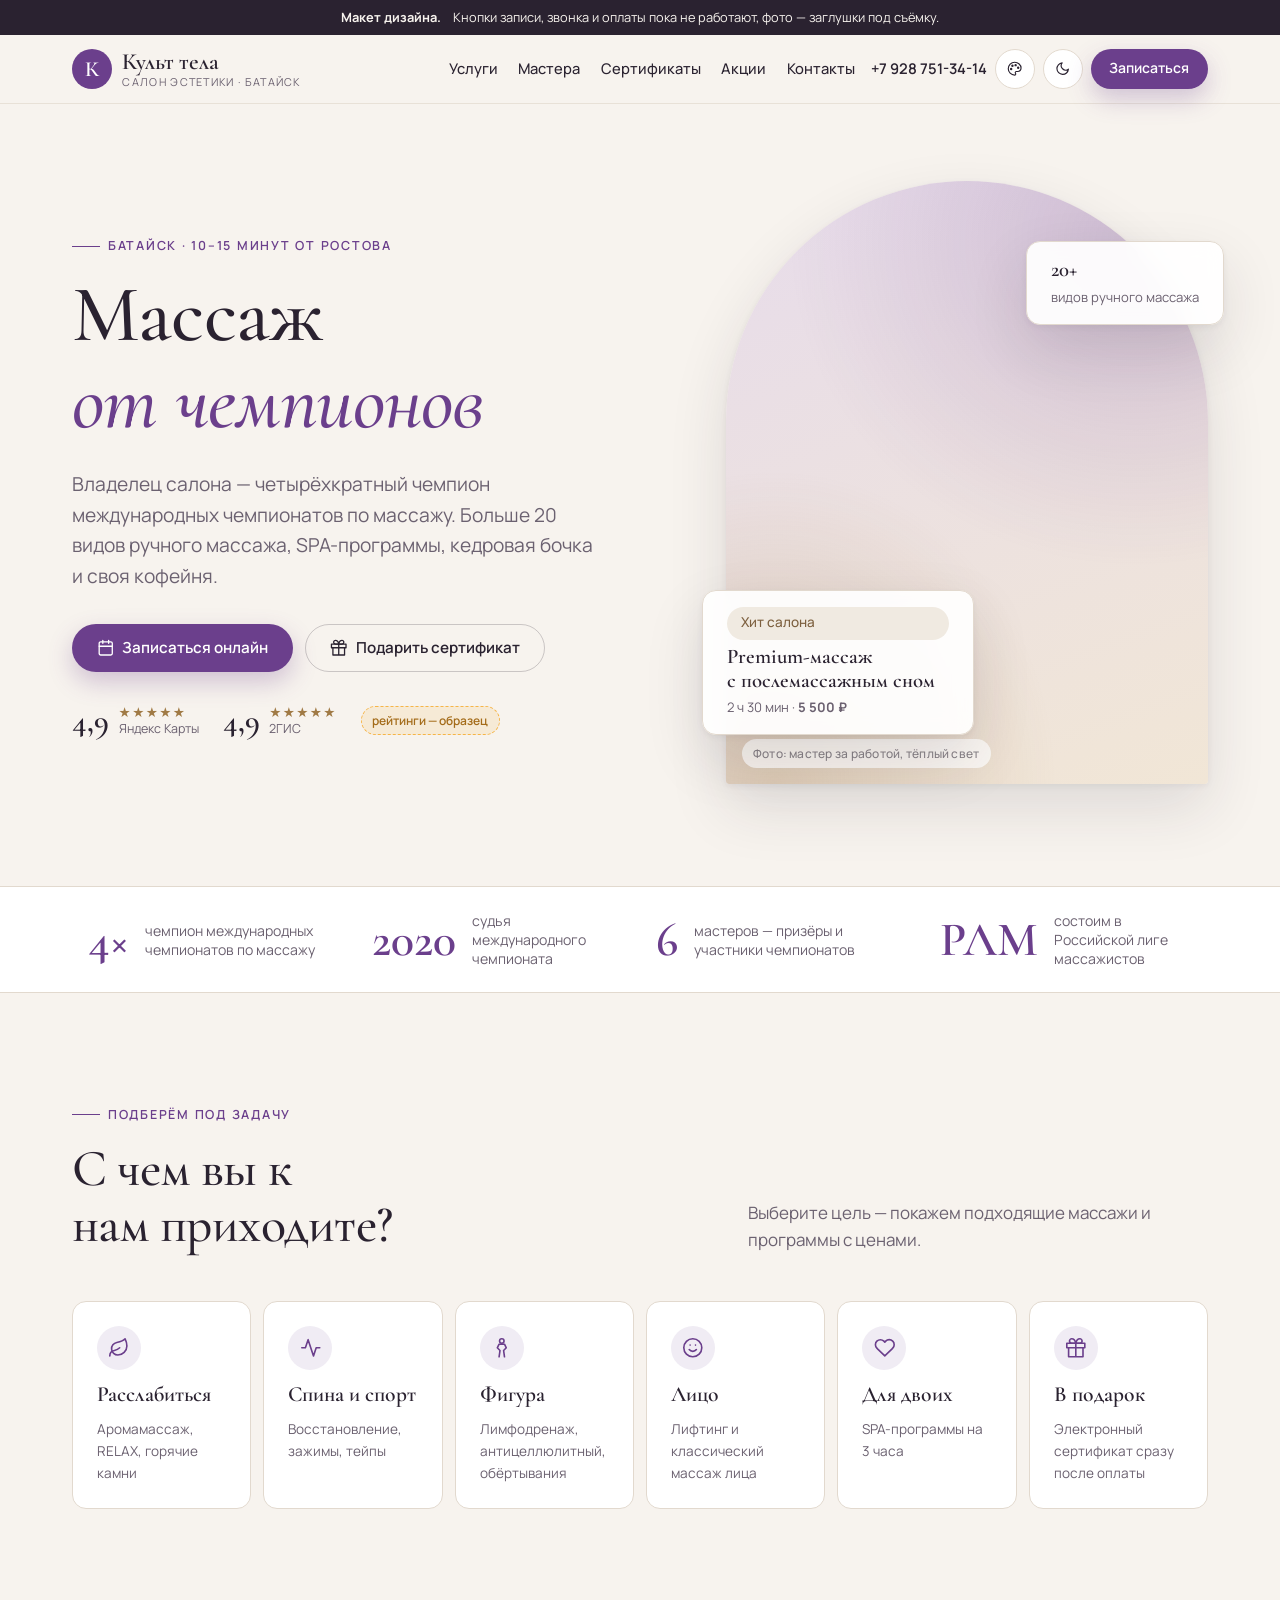
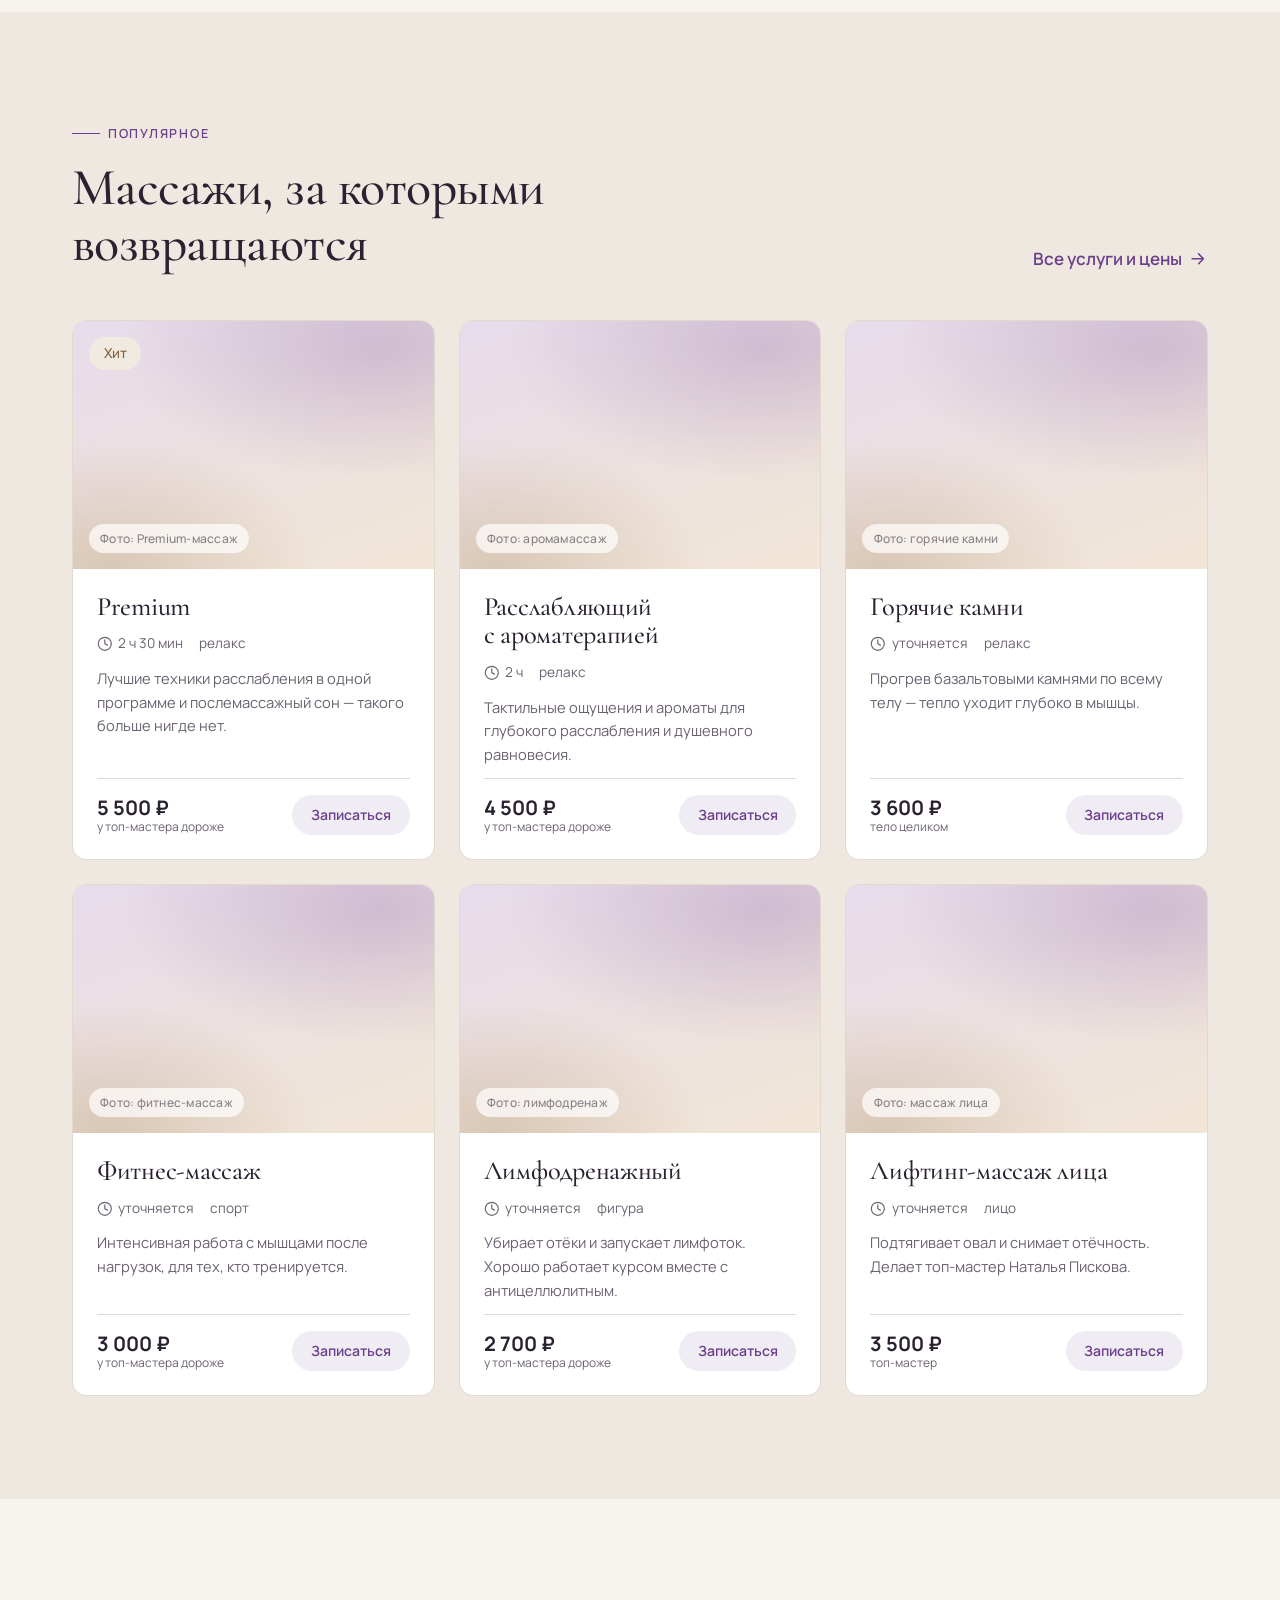
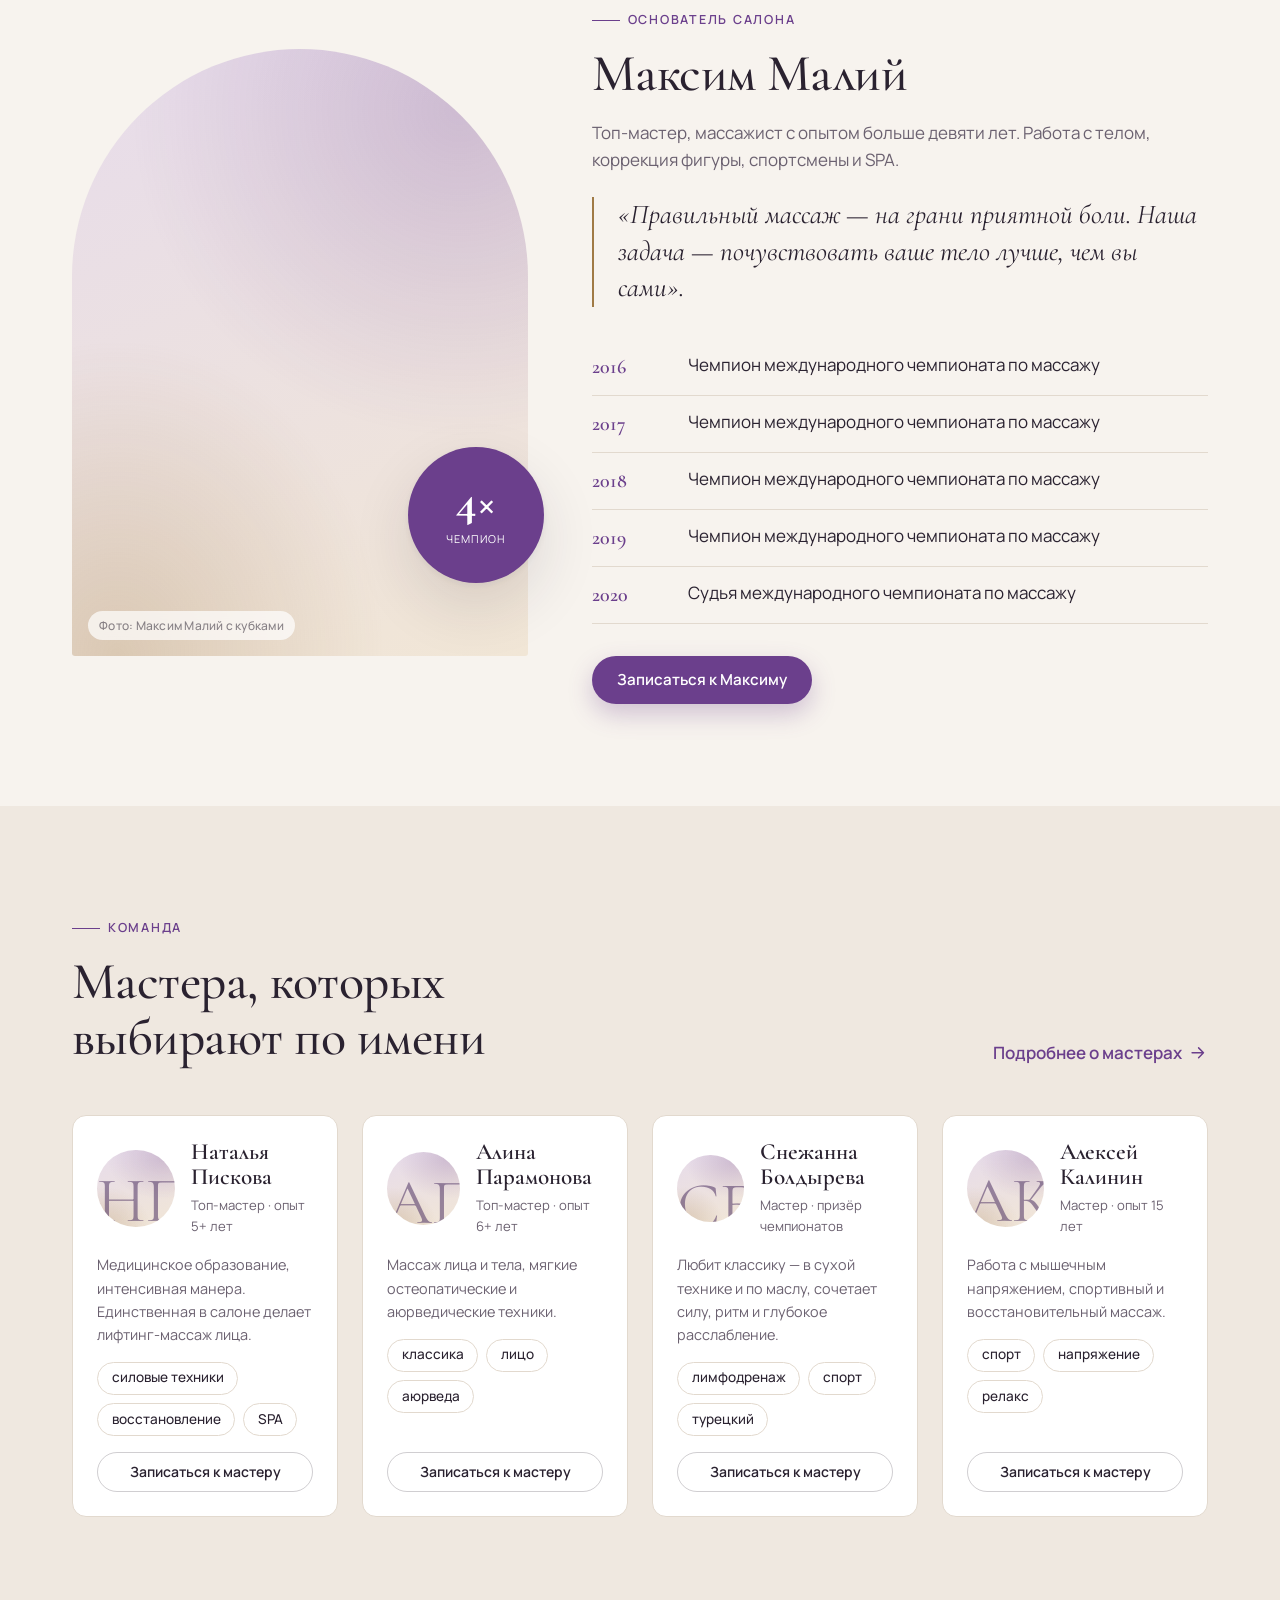
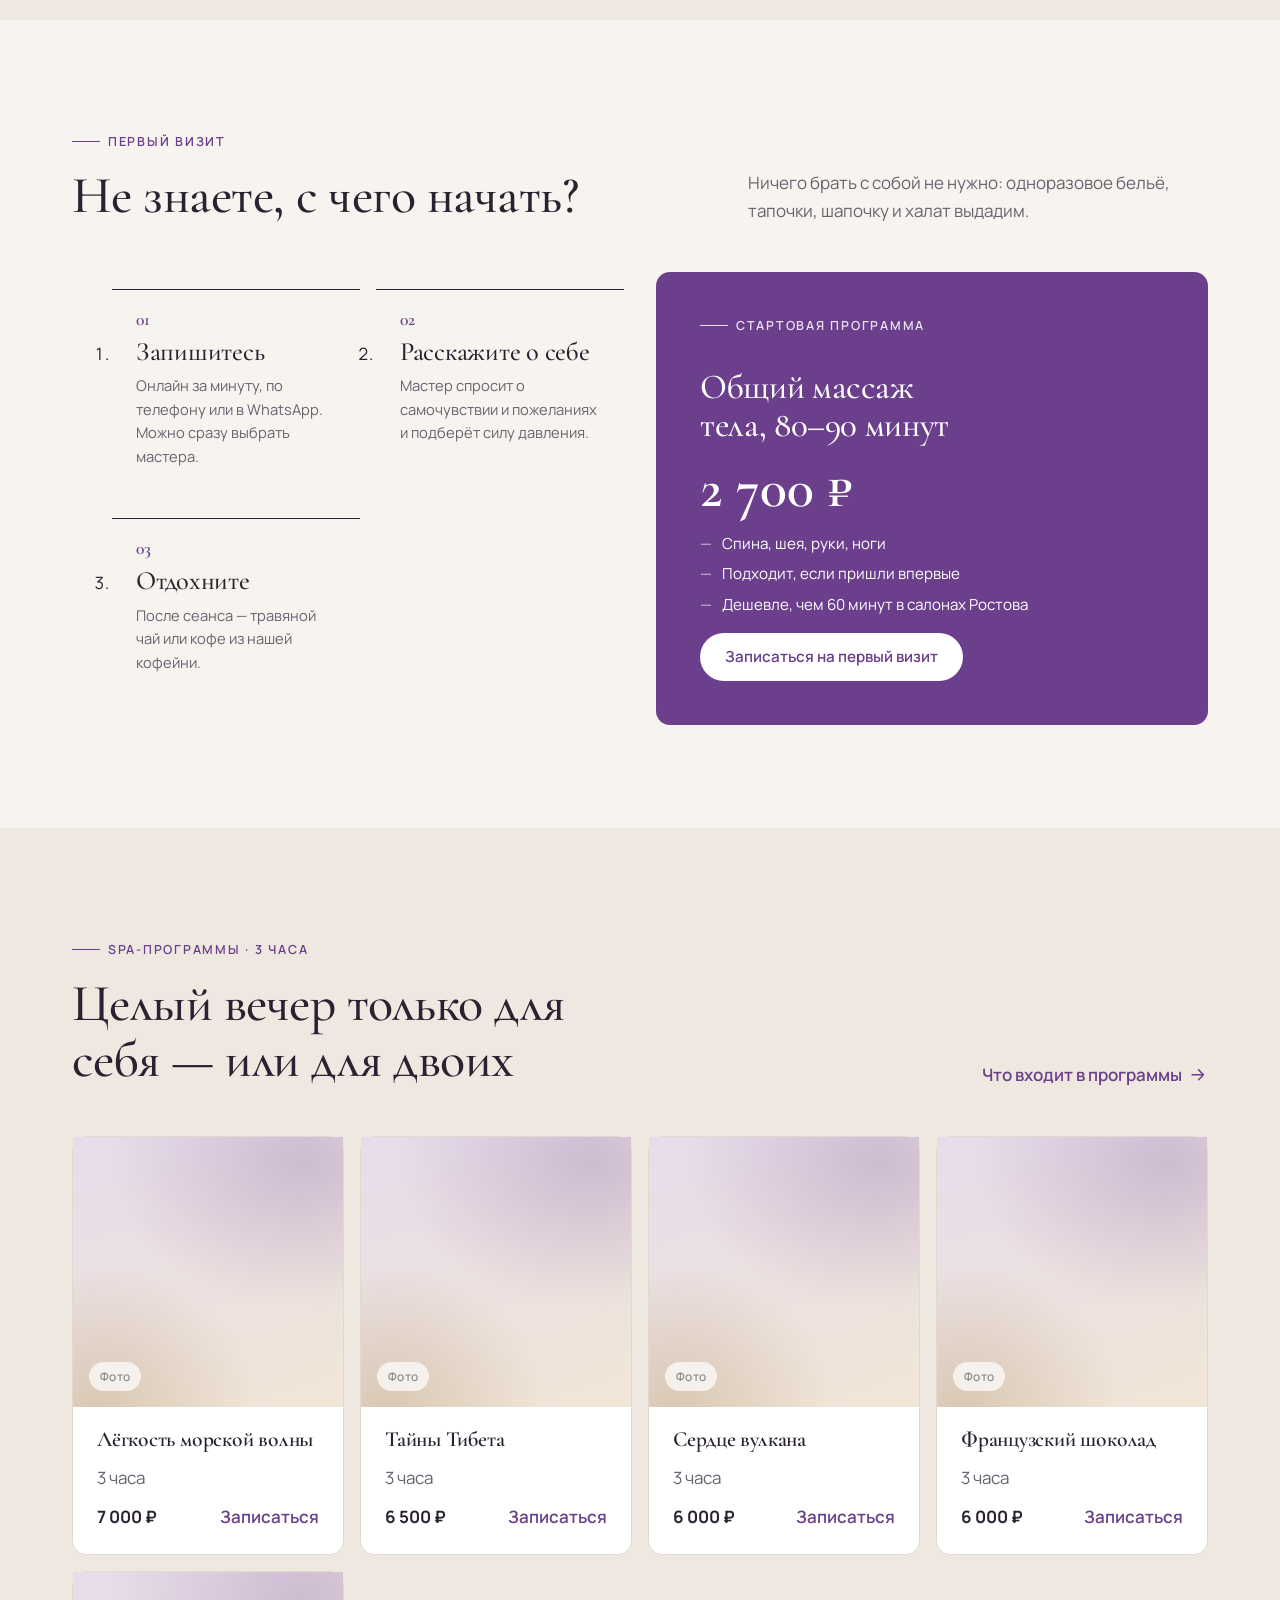
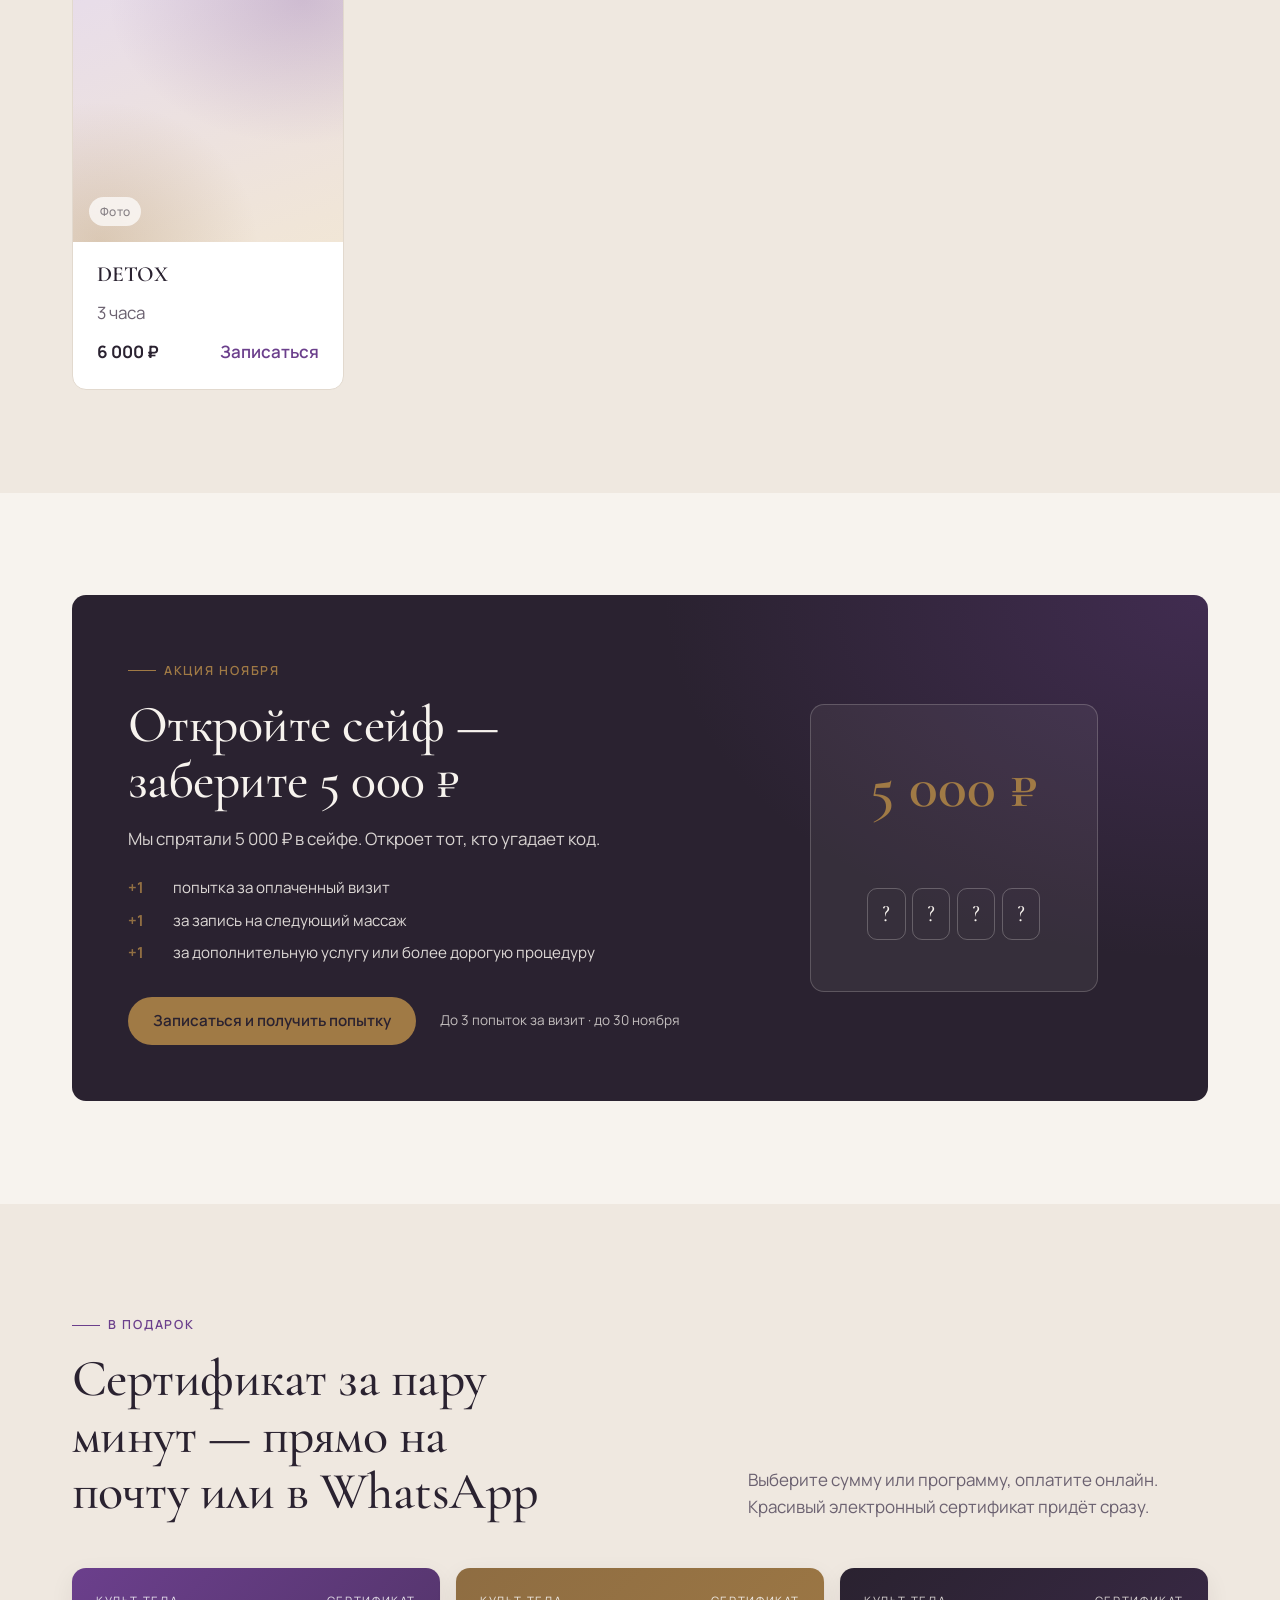
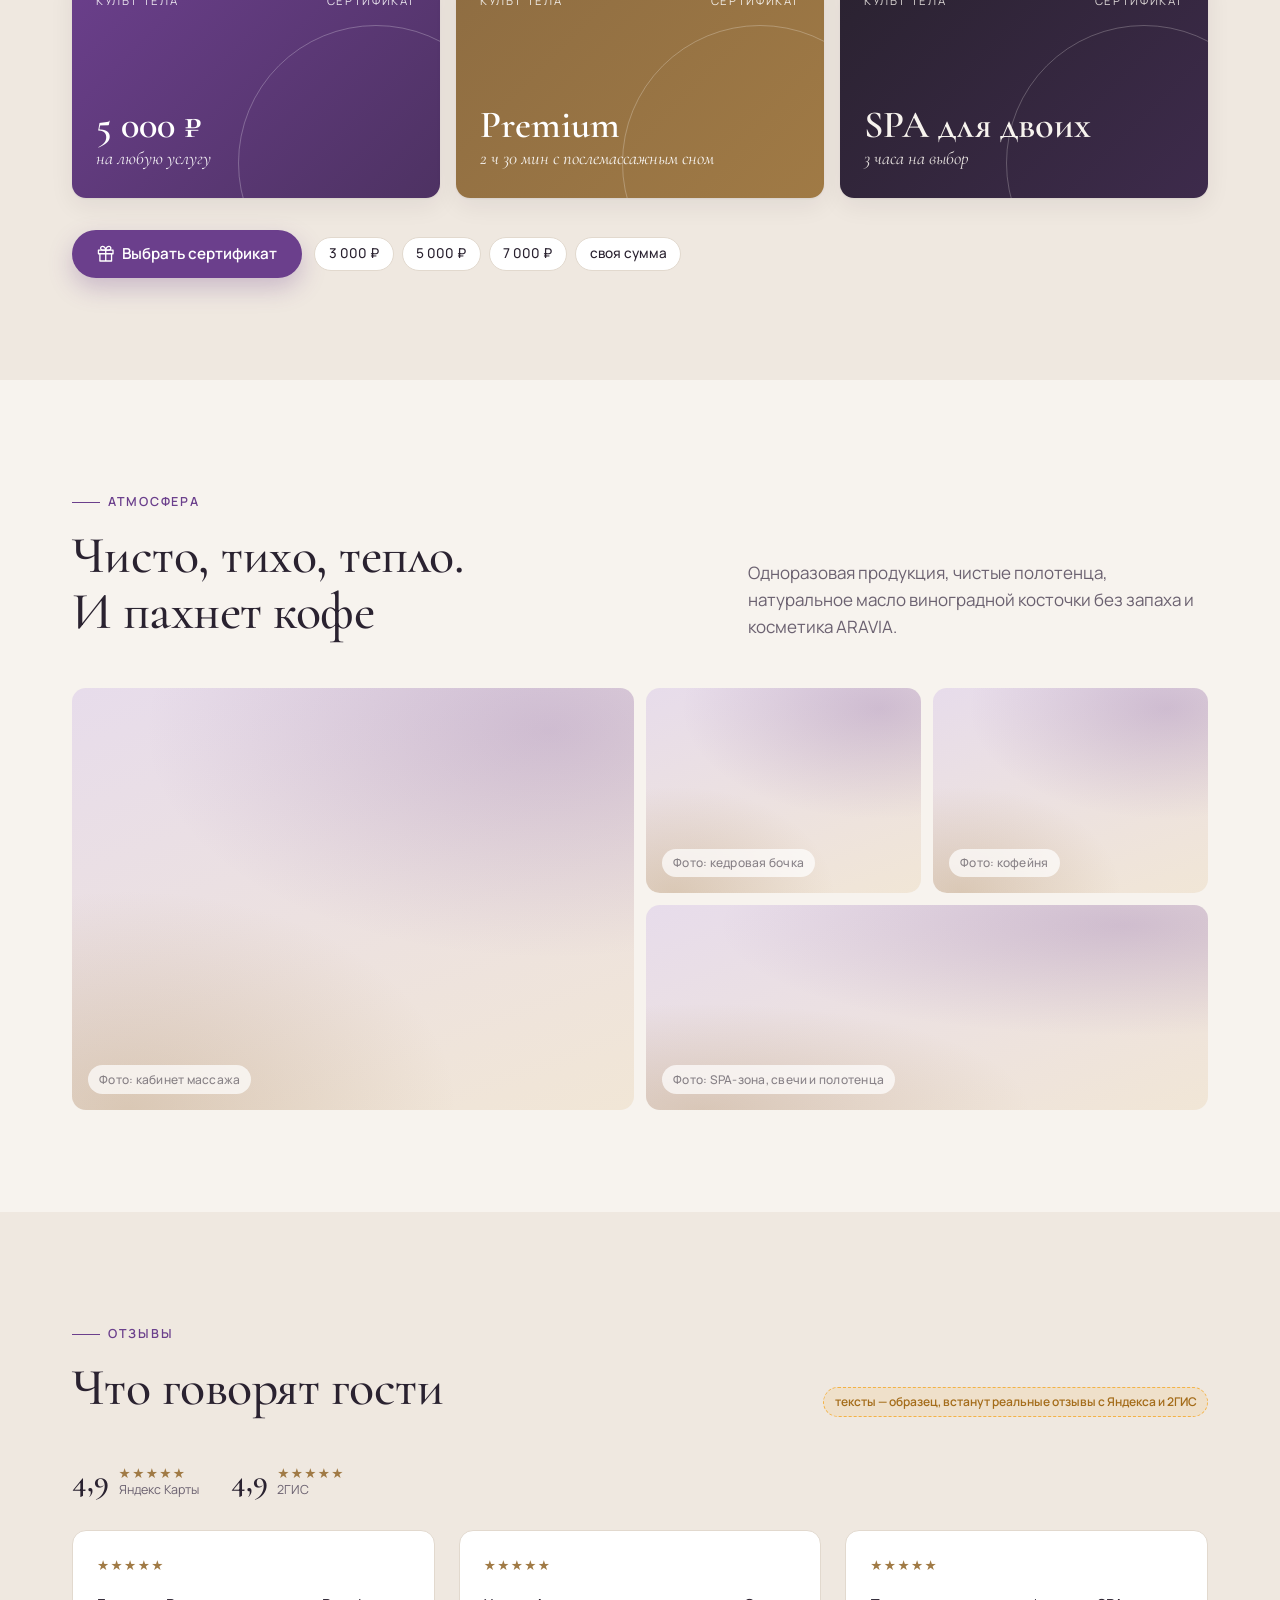
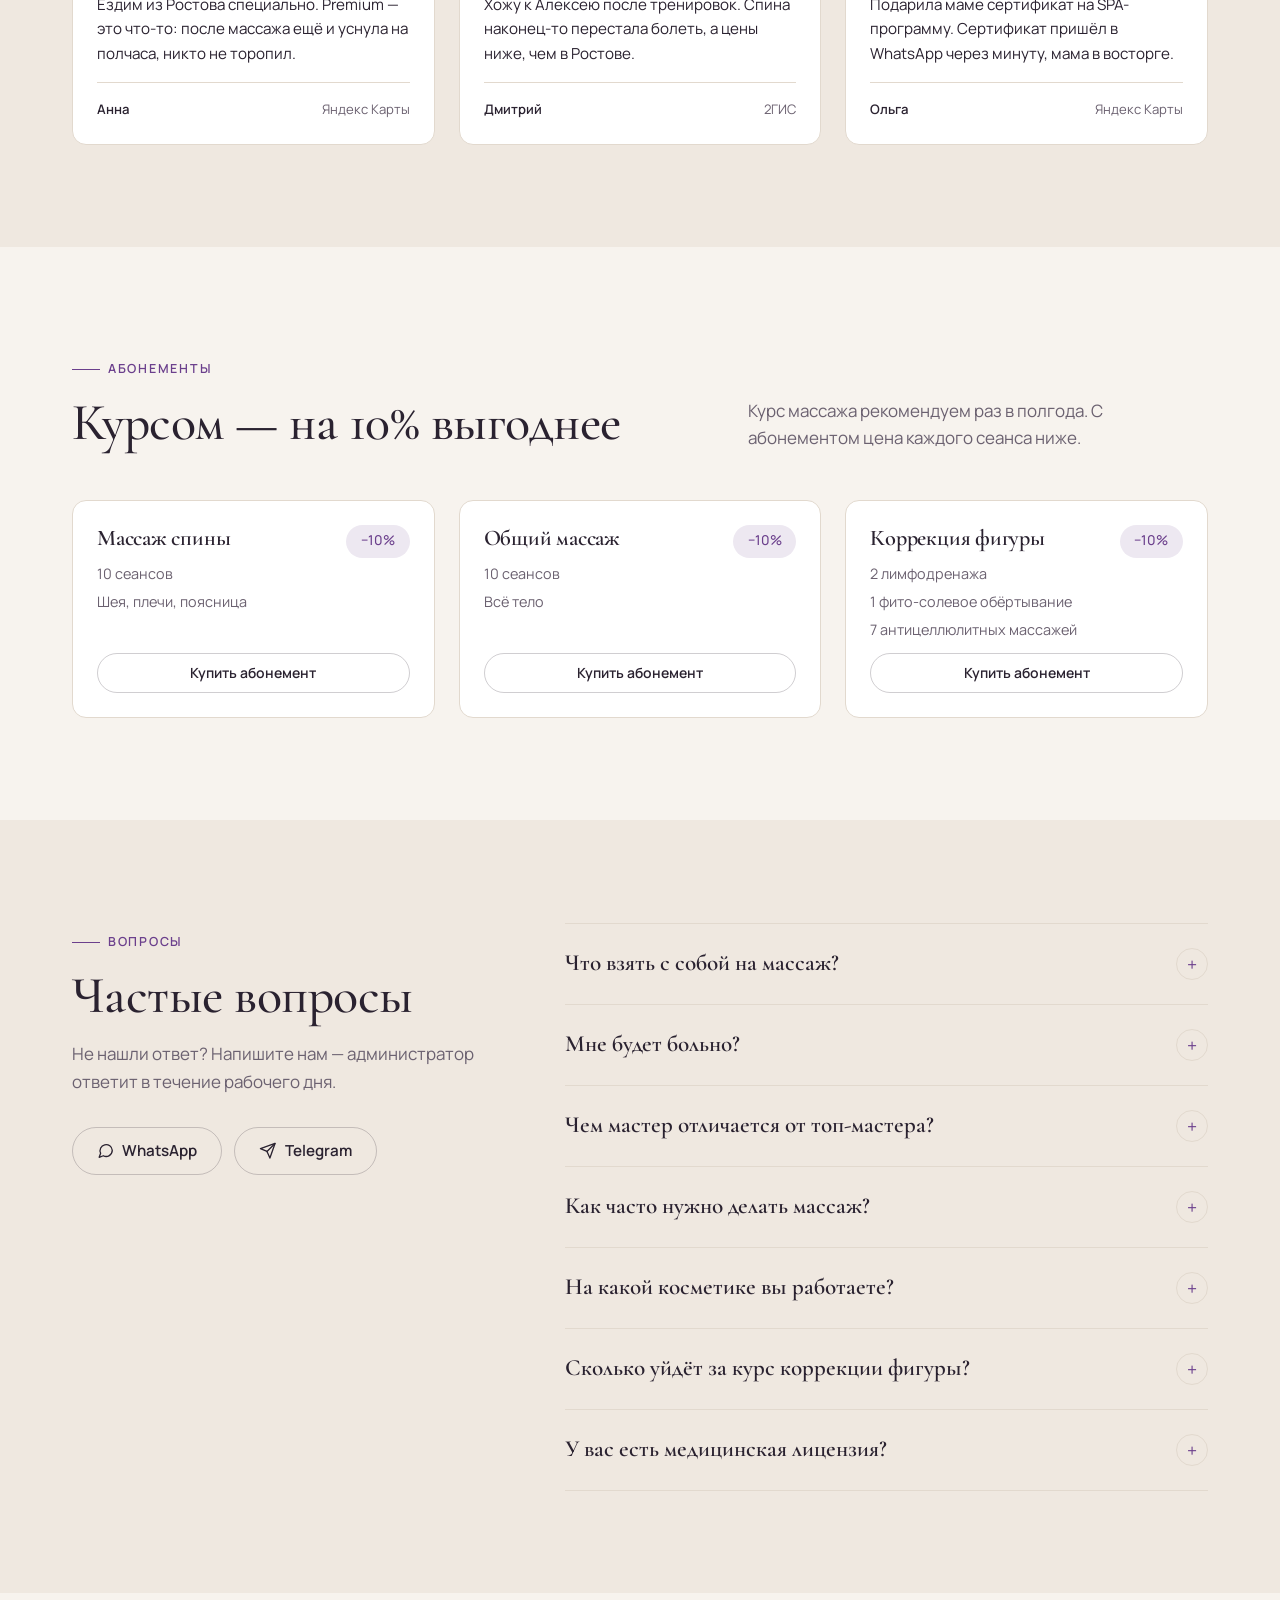
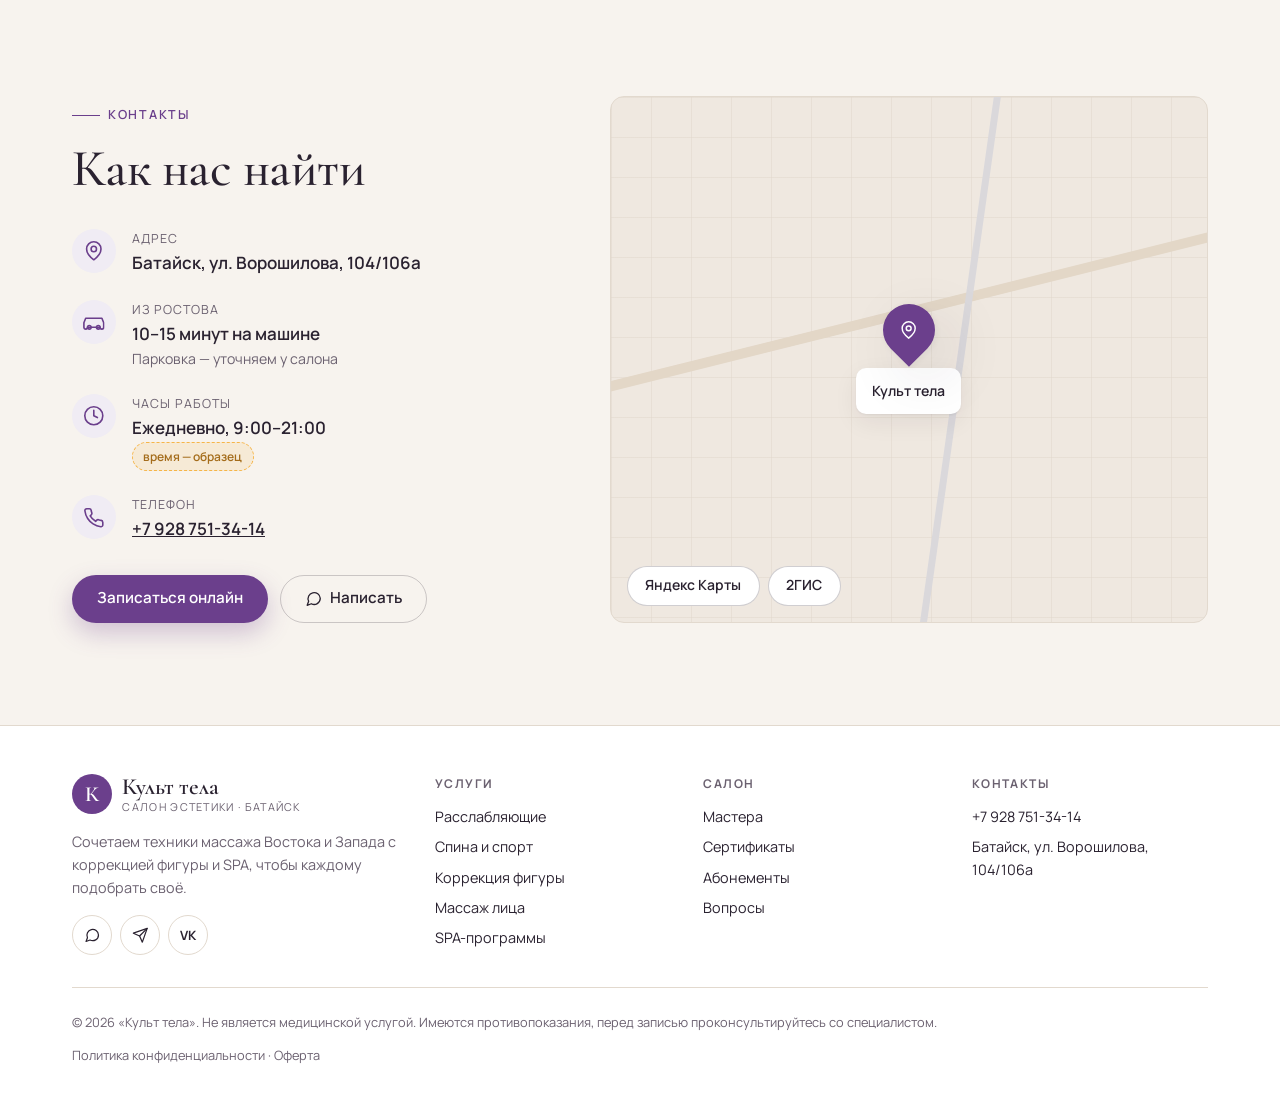
<file: index.html>
<!doctype html>
<html lang="ru">
<head>
  <meta charset="utf-8">
  <meta name="viewport" content="width=device-width, initial-scale=1, viewport-fit=cover">
  <title>Массаж в Батайске от чемпионов — салон эстетики «Культ тела»</title>
  <meta name="description" content="Салон эстетики «Культ тела» в Батайске: более 20 видов ручного массажа, SPA-программы, кедровая бочка. Владелец — четырёхкратный чемпион международных чемпионатов по массажу. 10–15 минут от Ростова.">
  <meta property="og:title" content="Массаж от чемпионов — «Культ тела», Батайск">
  <meta property="og:description" content="Более 20 видов ручного массажа, SPA-программы, кедровая бочка и своя кофейня.">
  <meta property="og:type" content="website">
  <meta property="og:locale" content="ru_RU">
  <link rel="preconnect" href="https://fonts.googleapis.com">
  <link rel="preconnect" href="https://fonts.gstatic.com" crossorigin>
  <link rel="stylesheet" href="https://fonts.googleapis.com/css2?family=Cormorant+Garamond:ital,wght@0,500;0,600;1,500&family=Manrope:wght@400;500;600;700&display=swap&subset=cyrillic">
  <script src="assets/js/config.js"></script>
  <script src="assets/js/theme-init.js"></script>
  <link rel="stylesheet" href="assets/css/tokens.css">
  <link rel="stylesheet" href="assets/css/main.css">
</head>
<body>
  <svg width="0" height="0" style="position:absolute" aria-hidden="true">
    <symbol id="i-phone" viewBox="0 0 24 24"><path d="M22 16.9v3a2 2 0 0 1-2.2 2 19.8 19.8 0 0 1-8.6-3.1 19.5 19.5 0 0 1-6-6A19.8 19.8 0 0 1 2.1 4.2 2 2 0 0 1 4.1 2h3a2 2 0 0 1 2 1.7c.1 1 .4 1.9.7 2.8a2 2 0 0 1-.5 2.1L8 9.9a16 16 0 0 0 6 6l1.3-1.3a2 2 0 0 1 2.1-.4c.9.3 1.8.6 2.8.7a2 2 0 0 1 1.7 2z"/></symbol>
    <symbol id="i-chat" viewBox="0 0 24 24"><path d="M21 11.5a8.4 8.4 0 0 1-12.3 7.4L3 21l2-5.5A8.4 8.4 0 1 1 21 11.5z"/></symbol>
    <symbol id="i-send" viewBox="0 0 24 24"><path d="m22 2-7 20-4-9-9-4z"/><path d="M22 2 11 13"/></symbol>
    <symbol id="i-calendar" viewBox="0 0 24 24"><rect x="3" y="4" width="18" height="18" rx="2"/><path d="M16 2v4M8 2v4M3 10h18"/></symbol>
    <symbol id="i-gift" viewBox="0 0 24 24"><path d="M20 12v10H4V12M2 7h20v5H2zM12 22V7"/><path d="M12 7H7.5a2.5 2.5 0 0 1 0-5C11 2 12 7 12 7zM12 7h4.5a2.5 2.5 0 0 0 0-5C13 2 12 7 12 7z"/></symbol>
    <symbol id="i-leaf" viewBox="0 0 24 24"><path d="M11 20A7 7 0 0 1 9.8 6.1C15.5 5 17 4.5 19 2c1 2 2 4.2 2 8 0 5.5-4.8 10-10 10z"/><path d="M2 21c0-3 1.9-5.4 5.1-6C9.5 14.5 12 13 13 12"/></symbol>
    <symbol id="i-activity" viewBox="0 0 24 24"><path d="M22 12h-4l-3 9L9 3l-3 9H2"/></symbol>
    <symbol id="i-figure" viewBox="0 0 24 24"><circle cx="12" cy="4.5" r="2.5"/><path d="M9 22l1-7-3-3 2-4h6l2 4-3 3 1 7"/></symbol>
    <symbol id="i-face" viewBox="0 0 24 24"><circle cx="12" cy="12" r="10"/><path d="M8 14s1.5 2 4 2 4-2 4-2M9 9h.01M15 9h.01"/></symbol>
    <symbol id="i-heart" viewBox="0 0 24 24"><path d="M20.8 4.6a5.5 5.5 0 0 0-7.8 0L12 5.7l-1-1.1a5.5 5.5 0 0 0-7.8 7.8l1 1.1L12 21l7.8-7.5 1-1.1a5.5 5.5 0 0 0 0-7.8z"/></symbol>
    <symbol id="i-pin" viewBox="0 0 24 24"><path d="M20 10c0 6-8 12-8 12s-8-6-8-12a8 8 0 0 1 16 0z"/><circle cx="12" cy="10" r="3"/></symbol>
    <symbol id="i-clock" viewBox="0 0 24 24"><circle cx="12" cy="12" r="10"/><path d="M12 6v6l4 2"/></symbol>
    <symbol id="i-sun" viewBox="0 0 24 24"><circle cx="12" cy="12" r="4"/><path d="M12 2v2M12 20v2M4.9 4.9l1.4 1.4M17.7 17.7l1.4 1.4M2 12h2M20 12h2M4.9 19.1l1.4-1.4M17.7 6.3l1.4-1.4"/></symbol>
    <symbol id="i-moon" viewBox="0 0 24 24"><path d="M21 12.8A9 9 0 1 1 11.2 3a7 7 0 0 0 9.8 9.8z"/></symbol>
    <symbol id="i-palette" viewBox="0 0 24 24"><circle cx="13.5" cy="6.5" r="1"/><circle cx="17.5" cy="10.5" r="1"/><circle cx="8.5" cy="7.5" r="1"/><circle cx="6.5" cy="12.5" r="1"/><path d="M12 2a10 10 0 0 0 0 20c.9 0 1.7-.8 1.7-1.7 0-.4-.2-.8-.4-1.1-.3-.3-.4-.7-.4-1.1 0-.9.8-1.7 1.7-1.7h2A5.6 5.6 0 0 0 22 11c0-5-4.5-9-10-9z"/></symbol>
    <symbol id="i-menu" viewBox="0 0 24 24"><path d="M3 6h18M3 12h18M3 18h18"/></symbol>
    <symbol id="i-arrow" viewBox="0 0 24 24"><path d="M5 12h14M13 6l6 6-6 6"/></symbol>
    <symbol id="i-coffee" viewBox="0 0 24 24"><path d="M17 8h1a4 4 0 0 1 0 8h-1M3 8h14v9a4 4 0 0 1-4 4H7a4 4 0 0 1-4-4z"/><path d="M6 2v2M10 2v2M14 2v2"/></symbol>
    <symbol id="i-award" viewBox="0 0 24 24"><circle cx="12" cy="8" r="6"/><path d="M15.5 13.2 17 22l-5-3-5 3 1.5-8.8"/></symbol>
    <symbol id="i-car" viewBox="0 0 24 24"><path d="M5 17h14M5 17a2 2 0 1 1-4 0v-5l2-5h18l2 5v5a2 2 0 1 1-4 0"/><circle cx="7" cy="17" r="2"/><circle cx="17" cy="17" r="2"/></symbol>
    <symbol id="i-star" viewBox="0 0 24 24"><path d="m12 2 3.1 6.3 6.9 1-5 4.9 1.2 6.8-6.2-3.2L5.8 21 7 14.2 2 9.3l6.9-1z"/></symbol>
  </svg>

  <div class="demo-ribbon demo-only">
    <b>Макет дизайна.</b>
    <span>Кнопки записи, звонка и оплаты пока не работают, фото — заглушки под съёмку.</span>
  </div>

  <header class="header">
    <div class="container header__row">
      <a class="logo" href="index.html" aria-label="Культ тела — на главную">
        <span class="logo__mark">К</span>
        <span class="logo__text">
          <span class="logo__name">Культ тела</span>
          <span class="logo__sub">салон эстетики · Батайск</span>
        </span>
      </a>

      <nav class="nav" aria-label="Основное меню">
        <a href="uslugi.html">Услуги</a>
        <a href="mastera.html">Мастера</a>
        <a href="sertifikaty.html">Сертификаты</a>
        <a href="#promo">Акции</a>
        <a href="#contacts">Контакты</a>
      </nav>

      <div class="header__actions">
        <a class="header__phone" href="#" data-action="call" data-contact="phoneText">+7 928 751-34-14</a>
        <div class="palette" data-palette-root>
          <button class="icon-btn" type="button" data-palette-trigger aria-haspopup="true" aria-expanded="false" aria-label="Палитра">
            <svg class="icon"><use href="#i-palette"/></svg>
          </button>
          <div class="palette__menu" data-palette-menu role="menu" hidden>
            <button class="palette__opt" type="button" role="menuitemradio" data-palette-value="kult">
              <span class="palette__sw"><i style="background:#6B3F8C"></i><i style="background:#A07A45"></i><i style="background:#F7F3EE"></i></span>
              Аметист — фирменная
            </button>
            <button class="palette__opt" type="button" role="menuitemradio" data-palette-value="olive">
              <span class="palette__sw"><i style="background:#4C6A47"></i><i style="background:#A8774A"></i><i style="background:#F4F2EC"></i></span>
              Олива — эко-спа
            </button>
            <button class="palette__opt" type="button" role="menuitemradio" data-palette-value="iris">
              <span class="palette__sw"><i style="background:#6B46E5"></i><i style="background:#0891B2"></i><i style="background:#F4F6FA"></i></span>
              Ирис — современная
            </button>
          </div>
        </div>
        <button class="icon-btn" type="button" data-theme-toggle aria-label="Светлая или тёмная тема">
          <svg class="icon"><use href="#i-moon"/></svg>
        </button>
        <a class="btn btn--primary btn--sm header__book" href="#" data-action="book">Записаться</a>
        <button class="icon-btn burger" type="button" data-burger aria-expanded="false" aria-label="Меню">
          <svg class="icon"><use href="#i-menu"/></svg>
        </button>
      </div>
    </div>
    <nav class="mobile-nav" data-mobile-nav hidden aria-label="Мобильное меню">
      <div class="container">
        <ul>
          <li><a href="uslugi.html">Услуги и цены</a></li>
          <li><a href="mastera.html">Мастера</a></li>
          <li><a href="sertifikaty.html">Сертификаты</a></li>
          <li><a href="#promo">Акции</a></li>
          <li><a href="#faq">Вопросы</a></li>
          <li><a href="#contacts">Контакты</a></li>
        </ul>
      </div>
    </nav>
  </header>

  <main>
    <section class="hero">
      <div class="container hero__grid">
        <div>
          <span class="eyebrow">Батайск · 10–15 минут от Ростова</span>
          <h1 class="hero__title">Массаж <em>от&nbsp;чемпионов</em></h1>
          <p class="hero__lead">Владелец салона — четырёхкратный чемпион международных чемпионатов по массажу. Больше 20 видов ручного массажа, SPA-программы, кедровая бочка и своя кофейня.</p>
          <div class="hero__cta">
            <a class="btn btn--primary" href="#" data-action="book">
              <svg class="icon"><use href="#i-calendar"/></svg>
              Записаться онлайн
            </a>
            <a class="btn btn--ghost" href="sertifikaty.html">
              <svg class="icon"><use href="#i-gift"/></svg>
              Подарить сертификат
            </a>
          </div>
          <div class="hero__proof">
            <a class="rating" href="#" data-action="reviews" data-provider="yandex">
              <span class="rating__score">4,9</span>
              <span class="rating__meta"><span class="stars">★★★★★</span>Яндекс Карты</span>
            </a>
            <a class="rating" href="#" data-action="reviews" data-provider="gis">
              <span class="rating__score">4,9</span>
              <span class="rating__meta"><span class="stars">★★★★★</span>2ГИС</span>
            </a>
            <span class="demo-note demo-only">рейтинги — образец</span>
          </div>
        </div>

        <div class="hero__visual">
          <div class="ph ph--arch" data-label="Фото: мастер за работой, тёплый свет"></div>
          <div class="float-card float-card--bl">
            <span class="chip chip--gold">Хит салона</span>
            <span class="float-card__title">Premium-массаж с&nbsp;послемассажным сном</span>
            <span class="float-card__meta">2 ч 30 мин · <span class="price">5 500 ₽</span></span>
          </div>
          <div class="float-card float-card--tr">
            <span class="float-card__title">20+</span>
            <span class="float-card__meta">видов ручного массажа</span>
          </div>
        </div>
      </div>
    </section>

    <section class="trust" aria-label="Почему нам доверяют">
      <div class="container trust__row">
        <div class="trust__item"><span class="trust__num">4×</span><span class="trust__text">чемпион международных чемпионатов по массажу</span></div>
        <div class="trust__item"><span class="trust__num">2020</span><span class="trust__text">судья международного чемпионата</span></div>
        <div class="trust__item"><span class="trust__num">6</span><span class="trust__text">мастеров — призёры и участники чемпионатов</span></div>
        <div class="trust__item"><span class="trust__num">РЛМ</span><span class="trust__text">состоим в Российской лиге массажистов</span></div>
      </div>
    </section>

    <section class="section" id="goals">
      <div class="container">
        <div class="section__head reveal">
          <div>
            <span class="eyebrow">Подберём под задачу</span>
            <h2 class="section__title">С чем вы к нам приходите?</h2>
          </div>
          <p class="section__lead">Выберите цель — покажем подходящие массажи и программы с ценами.</p>
        </div>
        <div class="goals reveal">
          <a class="goal" href="uslugi.html#relax">
            <span class="goal__icon"><svg class="icon"><use href="#i-leaf"/></svg></span>
            <span class="goal__title">Расслабиться</span>
            <span class="goal__text">Аромамассаж, RELAX, горячие камни</span>
          </a>
          <a class="goal" href="uslugi.html#sport">
            <span class="goal__icon"><svg class="icon"><use href="#i-activity"/></svg></span>
            <span class="goal__title">Спина и спорт</span>
            <span class="goal__text">Восстановление, зажимы, тейпы</span>
          </a>
          <a class="goal" href="uslugi.html#figure">
            <span class="goal__icon"><svg class="icon"><use href="#i-figure"/></svg></span>
            <span class="goal__title">Фигура</span>
            <span class="goal__text">Лимфодренаж, антицеллюлитный, обёртывания</span>
          </a>
          <a class="goal" href="uslugi.html#face">
            <span class="goal__icon"><svg class="icon"><use href="#i-face"/></svg></span>
            <span class="goal__title">Лицо</span>
            <span class="goal__text">Лифтинг и классический массаж лица</span>
          </a>
          <a class="goal" href="uslugi.html#couple">
            <span class="goal__icon"><svg class="icon"><use href="#i-heart"/></svg></span>
            <span class="goal__title">Для двоих</span>
            <span class="goal__text">SPA-программы на 3 часа</span>
          </a>
          <a class="goal" href="sertifikaty.html">
            <span class="goal__icon"><svg class="icon"><use href="#i-gift"/></svg></span>
            <span class="goal__title">В подарок</span>
            <span class="goal__text">Электронный сертификат сразу после оплаты</span>
          </a>
        </div>
      </div>
    </section>

    <section class="section section--alt" id="services">
      <div class="container">
        <div class="section__head reveal">
          <div>
            <span class="eyebrow">Популярное</span>
            <h2 class="section__title">Массажи, за которыми возвращаются</h2>
          </div>
          <a class="link-arrow" href="uslugi.html">Все услуги и цены <svg class="icon"><use href="#i-arrow"/></svg></a>
        </div>

        <div class="grid svc reveal">
          <article class="card">
            <div class="svc__media">
              <div class="ph" data-label="Фото: Premium-массаж"></div>
              <span class="chip chip--gold svc__badge">Хит</span>
            </div>
            <div class="svc__body">
              <h3>Premium</h3>
              <div class="svc__meta"><span><svg class="icon"><use href="#i-clock"/></svg>2 ч 30 мин</span><span>релакс</span></div>
              <p class="svc__text">Лучшие техники расслабления в одной программе и послемассажный сон — такого больше нигде нет.</p>
              <div class="svc__foot">
                <div class="svc__price"><span class="price">5 500 ₽</span><small>у топ-мастера дороже</small></div>
                <a class="btn btn--soft btn--sm" href="#" data-action="book" data-service="premium" data-title="Premium">Записаться</a>
              </div>
            </div>
          </article>

          <article class="card">
            <div class="svc__media">
              <div class="ph" data-label="Фото: аромамассаж"></div>
            </div>
            <div class="svc__body">
              <h3>Расслабляющий с ароматерапией</h3>
              <div class="svc__meta"><span><svg class="icon"><use href="#i-clock"/></svg>2 ч</span><span>релакс</span></div>
              <p class="svc__text">Тактильные ощущения и ароматы для глубокого расслабления и душевного равновесия.</p>
              <div class="svc__foot">
                <div class="svc__price"><span class="price">4 500 ₽</span><small>у топ-мастера дороже</small></div>
                <a class="btn btn--soft btn--sm" href="#" data-action="book" data-service="aroma" data-title="Расслабляющий с ароматерапией">Записаться</a>
              </div>
            </div>
          </article>

          <article class="card">
            <div class="svc__media">
              <div class="ph" data-label="Фото: горячие камни"></div>
            </div>
            <div class="svc__body">
              <h3>Горячие камни</h3>
              <div class="svc__meta"><span><svg class="icon"><use href="#i-clock"/></svg>уточняется</span><span>релакс</span></div>
              <p class="svc__text">Прогрев базальтовыми камнями по всему телу — тепло уходит глубоко в мышцы.</p>
              <div class="svc__foot">
                <div class="svc__price"><span class="price">3 600 ₽</span><small>тело целиком</small></div>
                <a class="btn btn--soft btn--sm" href="#" data-action="book" data-service="stones" data-title="Горячие камни">Записаться</a>
              </div>
            </div>
          </article>

          <article class="card">
            <div class="svc__media">
              <div class="ph" data-label="Фото: фитнес-массаж"></div>
            </div>
            <div class="svc__body">
              <h3>Фитнес-массаж</h3>
              <div class="svc__meta"><span><svg class="icon"><use href="#i-clock"/></svg>уточняется</span><span>спорт</span></div>
              <p class="svc__text">Интенсивная работа с мышцами после нагрузок, для тех, кто тренируется.</p>
              <div class="svc__foot">
                <div class="svc__price"><span class="price">3 000 ₽</span><small>у топ-мастера дороже</small></div>
                <a class="btn btn--soft btn--sm" href="#" data-action="book" data-service="fitness" data-title="Фитнес-массаж">Записаться</a>
              </div>
            </div>
          </article>

          <article class="card">
            <div class="svc__media">
              <div class="ph" data-label="Фото: лимфодренаж"></div>
            </div>
            <div class="svc__body">
              <h3>Лимфодренажный</h3>
              <div class="svc__meta"><span><svg class="icon"><use href="#i-clock"/></svg>уточняется</span><span>фигура</span></div>
              <p class="svc__text">Убирает отёки и запускает лимфоток. Хорошо работает курсом вместе с антицеллюлитным.</p>
              <div class="svc__foot">
                <div class="svc__price"><span class="price">2 700 ₽</span><small>у топ-мастера дороже</small></div>
                <a class="btn btn--soft btn--sm" href="#" data-action="book" data-service="lymph" data-title="Лимфодренажный">Записаться</a>
              </div>
            </div>
          </article>

          <article class="card">
            <div class="svc__media">
              <div class="ph" data-label="Фото: массаж лица"></div>
            </div>
            <div class="svc__body">
              <h3>Лифтинг-массаж лица</h3>
              <div class="svc__meta"><span><svg class="icon"><use href="#i-clock"/></svg>уточняется</span><span>лицо</span></div>
              <p class="svc__text">Подтягивает овал и снимает отёчность. Делает топ-мастер Наталья Пискова.</p>
              <div class="svc__foot">
                <div class="svc__price"><span class="price">3 500 ₽</span><small>топ-мастер</small></div>
                <a class="btn btn--soft btn--sm" href="#" data-action="book" data-service="face_lifting" data-master="pisklova" data-title="Лифтинг-массаж лица">Записаться</a>
              </div>
            </div>
          </article>
        </div>
      </div>
    </section>

    <section class="section" id="champion">
      <div class="container champion">
        <div class="champion__visual reveal">
          <div class="ph ph--arch" data-label="Фото: Максим Малий с кубками"></div>
          <div class="champion__seal"><div><b>4×</b><span>чемпион</span></div></div>
        </div>
        <div class="reveal">
          <span class="eyebrow">Основатель салона</span>
          <h2>Максим Малий</h2>
          <p class="muted" style="margin-top:var(--s-3)">Топ-мастер, массажист с опытом больше девяти лет. Работа с телом, коррекция фигуры, спортсмены и SPA.</p>
          <blockquote class="champion__quote">«Правильный массаж — на грани приятной боли. Наша задача — почувствовать ваше тело лучше, чем вы сами».</blockquote>
          <ul class="timeline">
            <li><b>2016</b><span>Чемпион международного чемпионата по массажу</span></li>
            <li><b>2017</b><span>Чемпион международного чемпионата по массажу</span></li>
            <li><b>2018</b><span>Чемпион международного чемпионата по массажу</span></li>
            <li><b>2019</b><span>Чемпион международного чемпионата по массажу</span></li>
            <li><b>2020</b><span>Судья международного чемпионата по массажу</span></li>
          </ul>
          <div class="hero__cta">
            <a class="btn btn--primary" href="#" data-action="book" data-master="maliy" data-title="Максим Малий">Записаться к Максиму</a>
          </div>
        </div>
      </div>
    </section>

    <section class="section section--alt" id="masters">
      <div class="container">
        <div class="section__head reveal">
          <div>
            <span class="eyebrow">Команда</span>
            <h2 class="section__title">Мастера, которых выбирают по имени</h2>
          </div>
          <a class="link-arrow" href="mastera.html">Подробнее о мастерах <svg class="icon"><use href="#i-arrow"/></svg></a>
        </div>
        <div class="grid reveal" style="--min:16rem">
          <article class="card master">
            <div class="master__head">
              <div class="ph ph--round"><span class="ph__mono">НП</span></div>
              <div>
                <div class="master__name">Наталья Пискова</div>
                <div class="master__role">Топ-мастер · опыт 5+ лет</div>
              </div>
            </div>
            <p class="master__text">Медицинское образование, интенсивная манера. Единственная в салоне делает лифтинг-массаж лица.</p>
            <div class="chips"><span class="chip">силовые техники</span><span class="chip">восстановление</span><span class="chip">SPA</span></div>
            <a class="btn btn--ghost btn--sm btn--block" href="#" data-action="book" data-master="pisklova" data-title="Наталья Пискова">Записаться к мастеру</a>
          </article>

          <article class="card master">
            <div class="master__head">
              <div class="ph ph--round"><span class="ph__mono">АП</span></div>
              <div>
                <div class="master__name">Алина Парамонова</div>
                <div class="master__role">Топ-мастер · опыт 6+ лет</div>
              </div>
            </div>
            <p class="master__text">Массаж лица и тела, мягкие остеопатические и аюрведические техники.</p>
            <div class="chips"><span class="chip">классика</span><span class="chip">лицо</span><span class="chip">аюрведа</span></div>
            <a class="btn btn--ghost btn--sm btn--block" href="#" data-action="book" data-master="paramonova" data-title="Алина Парамонова">Записаться к мастеру</a>
          </article>

          <article class="card master">
            <div class="master__head">
              <div class="ph ph--round"><span class="ph__mono">СБ</span></div>
              <div>
                <div class="master__name">Снежанна Болдырева</div>
                <div class="master__role">Мастер · призёр чемпионатов</div>
              </div>
            </div>
            <p class="master__text">Любит классику — в сухой технике и по маслу, сочетает силу, ритм и глубокое расслабление.</p>
            <div class="chips"><span class="chip">лимфодренаж</span><span class="chip">спорт</span><span class="chip">турецкий</span></div>
            <a class="btn btn--ghost btn--sm btn--block" href="#" data-action="book" data-master="boldyreva" data-title="Снежанна Болдырева">Записаться к мастеру</a>
          </article>

          <article class="card master">
            <div class="master__head">
              <div class="ph ph--round"><span class="ph__mono">АК</span></div>
              <div>
                <div class="master__name">Алексей Калинин</div>
                <div class="master__role">Мастер · опыт 15 лет</div>
              </div>
            </div>
            <p class="master__text">Работа с мышечным напряжением, спортивный и восстановительный массаж.</p>
            <div class="chips"><span class="chip">спорт</span><span class="chip">напряжение</span><span class="chip">релакс</span></div>
            <a class="btn btn--ghost btn--sm btn--block" href="#" data-action="book" data-master="kalinin" data-title="Алексей Калинин">Записаться к мастеру</a>
          </article>
        </div>
      </div>
    </section>

    <section class="section" id="start">
      <div class="container">
        <div class="section__head reveal">
          <div>
            <span class="eyebrow">Первый визит</span>
            <h2 class="section__title">Не знаете, с чего начать?</h2>
          </div>
          <p class="section__lead">Ничего брать с собой не нужно: одноразовое бельё, тапочки, шапочку и халат выдадим.</p>
        </div>
        <div class="split reveal">
          <ol class="steps">
            <li class="step">
              <h3>Запишитесь</h3>
              <p>Онлайн за минуту, по телефону или в WhatsApp. Можно сразу выбрать мастера.</p>
            </li>
            <li class="step">
              <h3>Расскажите о себе</h3>
              <p>Мастер спросит о самочувствии и пожеланиях и подберёт силу давления.</p>
            </li>
            <li class="step">
              <h3>Отдохните</h3>
              <p>После сеанса — травяной чай или кофе из нашей кофейни.</p>
            </li>
          </ol>
          <div class="offer">
            <span class="eyebrow">Стартовая программа</span>
            <h3 style="font-size:clamp(1.6rem,1.3rem + 1.2vw,2.2rem)">Общий массаж тела, 80–90 минут</h3>
            <div class="offer__price">2 700 ₽</div>
            <ul>
              <li>Спина, шея, руки, ноги</li>
              <li>Подходит, если пришли впервые</li>
              <li>Дешевле, чем 60 минут в салонах Ростова</li>
            </ul>
            <a class="btn" href="#" data-action="book" data-service="general" data-title="Общий массаж">Записаться на первый визит</a>
          </div>
        </div>
      </div>
    </section>

    <section class="section section--alt" id="spa">
      <div class="container">
        <div class="section__head reveal">
          <div>
            <span class="eyebrow">SPA-программы · 3 часа</span>
            <h2 class="section__title">Целый вечер только для себя — или для двоих</h2>
          </div>
          <a class="link-arrow" href="uslugi.html#couple">Что входит в программы <svg class="icon"><use href="#i-arrow"/></svg></a>
        </div>
        <div class="programs reveal">
          <article class="program">
            <div class="ph" data-label="Фото"></div>
            <h3 class="program__name">Лёгкость морской волны</h3>
            <span class="muted">3 часа</span>
            <div class="program__foot"><span class="price">7 000 ₽</span><a class="link-arrow" href="#" data-action="book" data-service="spa_wave" data-title="Лёгкость морской волны">Записаться</a></div>
          </article>
          <article class="program">
            <div class="ph" data-label="Фото"></div>
            <h3 class="program__name">Тайны Тибета</h3>
            <span class="muted">3 часа</span>
            <div class="program__foot"><span class="price">6 500 ₽</span><a class="link-arrow" href="#" data-action="book" data-service="spa_tibet" data-title="Тайны Тибета">Записаться</a></div>
          </article>
          <article class="program">
            <div class="ph" data-label="Фото"></div>
            <h3 class="program__name">Сердце вулкана</h3>
            <span class="muted">3 часа</span>
            <div class="program__foot"><span class="price">6 000 ₽</span><a class="link-arrow" href="#" data-action="book" data-service="spa_volcano" data-title="Сердце вулкана">Записаться</a></div>
          </article>
          <article class="program">
            <div class="ph" data-label="Фото"></div>
            <h3 class="program__name">Французский шоколад</h3>
            <span class="muted">3 часа</span>
            <div class="program__foot"><span class="price">6 000 ₽</span><a class="link-arrow" href="#" data-action="book" data-service="spa_chocolate" data-title="Французский шоколад">Записаться</a></div>
          </article>
          <article class="program">
            <div class="ph" data-label="Фото"></div>
            <h3 class="program__name">DETOX</h3>
            <span class="muted">3 часа</span>
            <div class="program__foot"><span class="price">6 000 ₽</span><a class="link-arrow" href="#" data-action="book" data-service="spa_detox" data-title="DETOX">Записаться</a></div>
          </article>
        </div>
      </div>
    </section>

    <section class="section" id="promo">
      <div class="container">
        <div class="promo reveal" data-until="2026-11-30">
          <div>
            <span class="eyebrow">Акция ноября</span>
            <h2 class="promo__title">Откройте сейф — заберите 5&nbsp;000&nbsp;₽</h2>
            <p style="margin-top:var(--s-3);opacity:.85">Мы спрятали 5 000 ₽ в сейфе. Откроет тот, кто угадает код.</p>
            <ul class="promo__rules">
              <li><b>+1</b><span>попытка за оплаченный визит</span></li>
              <li><b>+1</b><span>за запись на следующий массаж</span></li>
              <li><b>+1</b><span>за дополнительную услугу или более дорогую процедуру</span></li>
            </ul>
            <div class="promo__foot">
              <a class="btn btn--primary" href="#" data-action="book">Записаться и получить попытку</a>
              <span class="promo__until">До 3 попыток за визит · до 30 ноября</span>
            </div>
          </div>
          <div class="safe" aria-hidden="true">
            <div class="safe__sum">5 000 ₽</div>
            <div class="safe__code"><span>?</span><span>?</span><span>?</span><span>?</span></div>
          </div>
        </div>
      </div>
    </section>

    <section class="section section--alt" id="certificates">
      <div class="container">
        <div class="section__head reveal">
          <div>
            <span class="eyebrow">В подарок</span>
            <h2 class="section__title">Сертификат за пару минут — прямо на почту или в WhatsApp</h2>
          </div>
          <p class="section__lead">Выберите сумму или программу, оплатите онлайн. Красивый электронный сертификат придёт сразу.</p>
        </div>
        <div class="cert-row reveal">
          <div class="cert cert--1">
            <div class="cert__top"><span>Культ тела</span><span>сертификат</span></div>
            <div><div class="cert__sum">5 000 ₽</div><div class="cert__name">на любую услугу</div></div>
          </div>
          <div class="cert cert--2">
            <div class="cert__top"><span>Культ тела</span><span>сертификат</span></div>
            <div><div class="cert__sum">Premium</div><div class="cert__name">2 ч 30 мин с послемассажным сном</div></div>
          </div>
          <div class="cert cert--3">
            <div class="cert__top"><span>Культ тела</span><span>сертификат</span></div>
            <div><div class="cert__sum">SPA для двоих</div><div class="cert__name">3 часа на выбор</div></div>
          </div>
        </div>
        <div class="hero__cta reveal">
          <a class="btn btn--primary" href="sertifikaty.html"><svg class="icon"><use href="#i-gift"/></svg>Выбрать сертификат</a>
          <div class="chips" style="align-self:center"><span class="chip">3 000 ₽</span><span class="chip">5 000 ₽</span><span class="chip">7 000 ₽</span><span class="chip">своя сумма</span></div>
        </div>
      </div>
    </section>

    <section class="section" id="atmosphere">
      <div class="container">
        <div class="section__head reveal">
          <div>
            <span class="eyebrow">Атмосфера</span>
            <h2 class="section__title">Чисто, тихо, тепло. И пахнет кофе</h2>
          </div>
          <p class="section__lead">Одноразовая продукция, чистые полотенца, натуральное масло виноградной косточки без запаха и косметика ARAVIA.</p>
        </div>
        <div class="gallery reveal">
          <div class="ph" data-label="Фото: кабинет массажа"></div>
          <div class="ph" data-label="Фото: кедровая бочка"></div>
          <div class="ph" data-label="Фото: кофейня"></div>
          <div class="ph" data-label="Фото: SPA-зона, свечи и полотенца"></div>
        </div>
      </div>
    </section>

    <section class="section section--alt" id="reviews">
      <div class="container">
        <div class="section__head reveal">
          <div>
            <span class="eyebrow">Отзывы</span>
            <h2 class="section__title">Что говорят гости</h2>
          </div>
          <span class="demo-note demo-only">тексты — образец, встанут реальные отзывы с Яндекса и 2ГИС</span>
        </div>
        <div class="ratings-bar reveal">
          <a class="rating" href="#" data-action="reviews" data-provider="yandex"><span class="rating__score">4,9</span><span class="rating__meta"><span class="stars">★★★★★</span>Яндекс Карты</span></a>
          <a class="rating" href="#" data-action="reviews" data-provider="gis"><span class="rating__score">4,9</span><span class="rating__meta"><span class="stars">★★★★★</span>2ГИС</span></a>
        </div>
        <div class="grid reveal" style="--min:17rem">
          <article class="card review">
            <span class="stars">★★★★★</span>
            <p class="review__text">Ездим из Ростова специально. Premium — это что-то: после массажа ещё и уснула на полчаса, никто не торопил.</p>
            <div class="review__foot"><span class="review__who">Анна</span><span>Яндекс Карты</span></div>
          </article>
          <article class="card review">
            <span class="stars">★★★★★</span>
            <p class="review__text">Хожу к Алексею после тренировок. Спина наконец-то перестала болеть, а цены ниже, чем в Ростове.</p>
            <div class="review__foot"><span class="review__who">Дмитрий</span><span>2ГИС</span></div>
          </article>
          <article class="card review">
            <span class="stars">★★★★★</span>
            <p class="review__text">Подарила маме сертификат на SPA-программу. Сертификат пришёл в WhatsApp через минуту, мама в восторге.</p>
            <div class="review__foot"><span class="review__who">Ольга</span><span>Яндекс Карты</span></div>
          </article>
        </div>
      </div>
    </section>

    <section class="section" id="subscriptions">
      <div class="container">
        <div class="section__head reveal">
          <div>
            <span class="eyebrow">Абонементы</span>
            <h2 class="section__title">Курсом — на 10% выгоднее</h2>
          </div>
          <p class="section__lead">Курс массажа рекомендуем раз в полгода. С абонементом цена каждого сеанса ниже.</p>
        </div>
        <div class="grid subs reveal">
          <article class="card sub">
            <span class="chip chip--accent sub__save">−10%</span>
            <h3 class="sub__name">Массаж спины</h3>
            <ul class="sub__list"><li>10 сеансов</li><li>Шея, плечи, поясница</li></ul>
            <a class="btn btn--ghost btn--sm btn--block" href="#" data-action="subscription" data-title="Массаж спины, 10 сеансов">Купить абонемент</a>
          </article>
          <article class="card sub">
            <span class="chip chip--accent sub__save">−10%</span>
            <h3 class="sub__name">Общий массаж</h3>
            <ul class="sub__list"><li>10 сеансов</li><li>Всё тело</li></ul>
            <a class="btn btn--ghost btn--sm btn--block" href="#" data-action="subscription" data-title="Общий массаж, 10 сеансов">Купить абонемент</a>
          </article>
          <article class="card sub">
            <span class="chip chip--accent sub__save">−10%</span>
            <h3 class="sub__name">Коррекция фигуры</h3>
            <ul class="sub__list"><li>2 лимфодренажа</li><li>1 фито-солевое обёртывание</li><li>7 антицеллюлитных массажей</li></ul>
            <a class="btn btn--ghost btn--sm btn--block" href="#" data-action="subscription" data-title="Коррекция фигуры">Купить абонемент</a>
          </article>
        </div>
      </div>
    </section>

    <section class="section section--alt" id="faq">
      <div class="container faq">
        <div class="reveal">
          <span class="eyebrow">Вопросы</span>
          <h2>Частые вопросы</h2>
          <p class="muted" style="margin-top:var(--s-3)">Не нашли ответ? Напишите нам — администратор ответит в течение рабочего дня.</p>
          <div class="hero__cta">
            <a class="btn btn--ghost" href="#" data-action="whatsapp"><svg class="icon"><use href="#i-chat"/></svg>WhatsApp</a>
            <a class="btn btn--ghost" href="#" data-action="telegram"><svg class="icon"><use href="#i-send"/></svg>Telegram</a>
          </div>
        </div>
        <div class="faq__list reveal">
          <details>
            <summary>Что взять с собой на массаж?</summary>
            <div class="faq__answer"><p>Ничего, кроме хорошего настроения. Мы используем только одноразовую продукцию и чистые полотенца, а тапочки, шапочку, бельё и халат выдадим.</p></div>
          </details>
          <details>
            <summary>Мне будет больно?</summary>
            <div class="faq__answer"><p>Будет приятно. Правильный массаж идёт на грани приятной боли, а силу давления мастер подбирает под вас и спрашивает по ходу.</p></div>
          </details>
          <details>
            <summary>Чем мастер отличается от топ-мастера?</summary>
            <div class="faq__answer">
              <p>Топ-мастер в совершенстве владеет техниками, глубже знает анатомию и физиологию и подстраивает технику под конкретного человека. Опыт — от 5 лет.</p>
              <p>Мастер выполняет все техники массажа, регулярно проходит курсы повышения квалификации. Опыт — от 2 лет.</p>
            </div>
          </details>
          <details>
            <summary>Как часто нужно делать массаж?</summary>
            <div class="faq__answer"><p>Идеально — через день, можно каждый день или раз в два-три дня. Раз в неделю — уже намного лучше, чем никогда. Курс рекомендуем раз в полгода.</p></div>
          </details>
          <details>
            <summary>На какой косметике вы работаете?</summary>
            <div class="faq__answer"><p>Масло виноградной косточки — натуральное, без запаха, гипоаллергенное. Кремы и обёртывания — российская косметика ARAVIA.</p></div>
          </details>
          <details>
            <summary>Сколько уйдёт за курс коррекции фигуры?</summary>
            <div class="faq__answer"><p>Это индивидуально. Массаж улучшает лимфоток, кровоток и обмен веществ, но жир не растопит. Лучший результат — в связке со спортом и правильным питанием.</p></div>
          </details>
          <details>
            <summary>У вас есть медицинская лицензия?</summary>
            <div class="faq__answer"><p>Мы салон эстетики и делаем гигиенический (эстетический) массаж — для него медицинская лицензия не нужна. У части мастеров есть медицинское образование.</p></div>
          </details>
        </div>
      </div>
    </section>

    <section class="section" id="contacts">
      <div class="container contacts">
        <div class="reveal">
          <span class="eyebrow">Контакты</span>
          <h2>Как нас найти</h2>
          <ul class="contacts__list">
            <li class="contacts__item">
              <span class="goal__icon"><svg class="icon"><use href="#i-pin"/></svg></span>
              <div><div class="contacts__label">Адрес</div><div class="contacts__value" data-contact="address">Батайск, ул. Ворошилова, 104/106а</div></div>
            </li>
            <li class="contacts__item">
              <span class="goal__icon"><svg class="icon"><use href="#i-car"/></svg></span>
              <div><div class="contacts__label">Из Ростова</div><div class="contacts__value">10–15 минут на машине</div><div class="muted" style="font-size:.88rem">Парковка — уточняем у салона</div></div>
            </li>
            <li class="contacts__item">
              <span class="goal__icon"><svg class="icon"><use href="#i-clock"/></svg></span>
              <div><div class="contacts__label">Часы работы</div><div class="contacts__value">Ежедневно, 9:00–21:00</div><span class="demo-note demo-only">время — образец</span></div>
            </li>
            <li class="contacts__item">
              <span class="goal__icon"><svg class="icon"><use href="#i-phone"/></svg></span>
              <div><div class="contacts__label">Телефон</div><a class="contacts__value" href="#" data-action="call" data-contact="phoneText">+7 928 751-34-14</a></div>
            </li>
          </ul>
          <div class="hero__cta" style="margin-top:0">
            <a class="btn btn--primary" href="#" data-action="book">Записаться онлайн</a>
            <a class="btn btn--ghost" href="#" data-action="whatsapp"><svg class="icon"><use href="#i-chat"/></svg>Написать</a>
          </div>
        </div>
        <div class="map reveal" aria-label="Карта">
          <div class="map__pin">
            <span class="map__dot"><svg class="icon"><use href="#i-pin"/></svg></span>
            <span class="map__card">Культ тела</span>
          </div>
          <div class="map__actions">
            <a class="btn btn--ghost btn--sm" style="background:var(--bg-2)" href="#" data-action="map" data-provider="yandex">Яндекс Карты</a>
            <a class="btn btn--ghost btn--sm" style="background:var(--bg-2)" href="#" data-action="map" data-provider="gis">2ГИС</a>
          </div>
        </div>
      </div>
    </section>
  </main>

  <footer class="footer">
    <div class="container">
      <div class="footer__grid">
        <div>
          <a class="logo" href="index.html">
            <span class="logo__mark">К</span>
            <span class="logo__text"><span class="logo__name">Культ тела</span><span class="logo__sub">салон эстетики · Батайск</span></span>
          </a>
          <p class="muted" style="margin-top:var(--s-3);max-width:36ch">Сочетаем техники массажа Востока и Запада с коррекцией фигуры и SPA, чтобы каждому подобрать своё.</p>
          <div class="socials">
            <a class="icon-btn" href="#" data-action="whatsapp" aria-label="WhatsApp"><svg class="icon"><use href="#i-chat"/></svg></a>
            <a class="icon-btn" href="#" data-action="telegram" aria-label="Telegram"><svg class="icon"><use href="#i-send"/></svg></a>
            <a class="icon-btn" href="#" data-action="vk" aria-label="ВКонтакте" style="font-weight:700;font-size:.8rem">VK</a>
          </div>
        </div>
        <div>
          <div class="footer__title">Услуги</div>
          <ul>
            <li><a href="uslugi.html#relax">Расслабляющие</a></li>
            <li><a href="uslugi.html#sport">Спина и спорт</a></li>
            <li><a href="uslugi.html#figure">Коррекция фигуры</a></li>
            <li><a href="uslugi.html#face">Массаж лица</a></li>
            <li><a href="uslugi.html#couple">SPA-программы</a></li>
          </ul>
        </div>
        <div>
          <div class="footer__title">Салон</div>
          <ul>
            <li><a href="mastera.html">Мастера</a></li>
            <li><a href="sertifikaty.html">Сертификаты</a></li>
            <li><a href="#subscriptions">Абонементы</a></li>
            <li><a href="#faq">Вопросы</a></li>
          </ul>
        </div>
        <div>
          <div class="footer__title">Контакты</div>
          <ul>
            <li><a href="#" data-action="call" data-contact="phoneText">+7 928 751-34-14</a></li>
            <li data-contact="address">Батайск, ул. Ворошилова, 104/106а</li>
          </ul>
        </div>
      </div>
      <div class="footer__legal">
        <span>© <span data-year>2026</span> «Культ тела». Не является медицинской услугой. Имеются противопоказания, перед записью проконсультируйтесь со специалистом.</span>
        <span><a href="#" data-action="page">Политика конфиденциальности</a> · <a href="#" data-action="page">Оферта</a></span>
      </div>
    </div>
  </footer>

  <nav class="bottom-bar" aria-label="Быстрые действия">
    <a class="btn btn--primary" href="#" data-action="book">Записаться</a>
    <a class="btn btn--soft" href="#" data-action="call"><svg class="icon"><use href="#i-phone"/></svg>Звонок</a>
    <a class="btn btn--soft" href="#" data-action="whatsapp"><svg class="icon"><use href="#i-chat"/></svg>WhatsApp</a>
    <a class="btn btn--soft" href="#" data-action="telegram"><svg class="icon"><use href="#i-send"/></svg>Telegram</a>
  </nav>

  <script src="assets/js/app.js"></script>
</body>
</html>
</file>
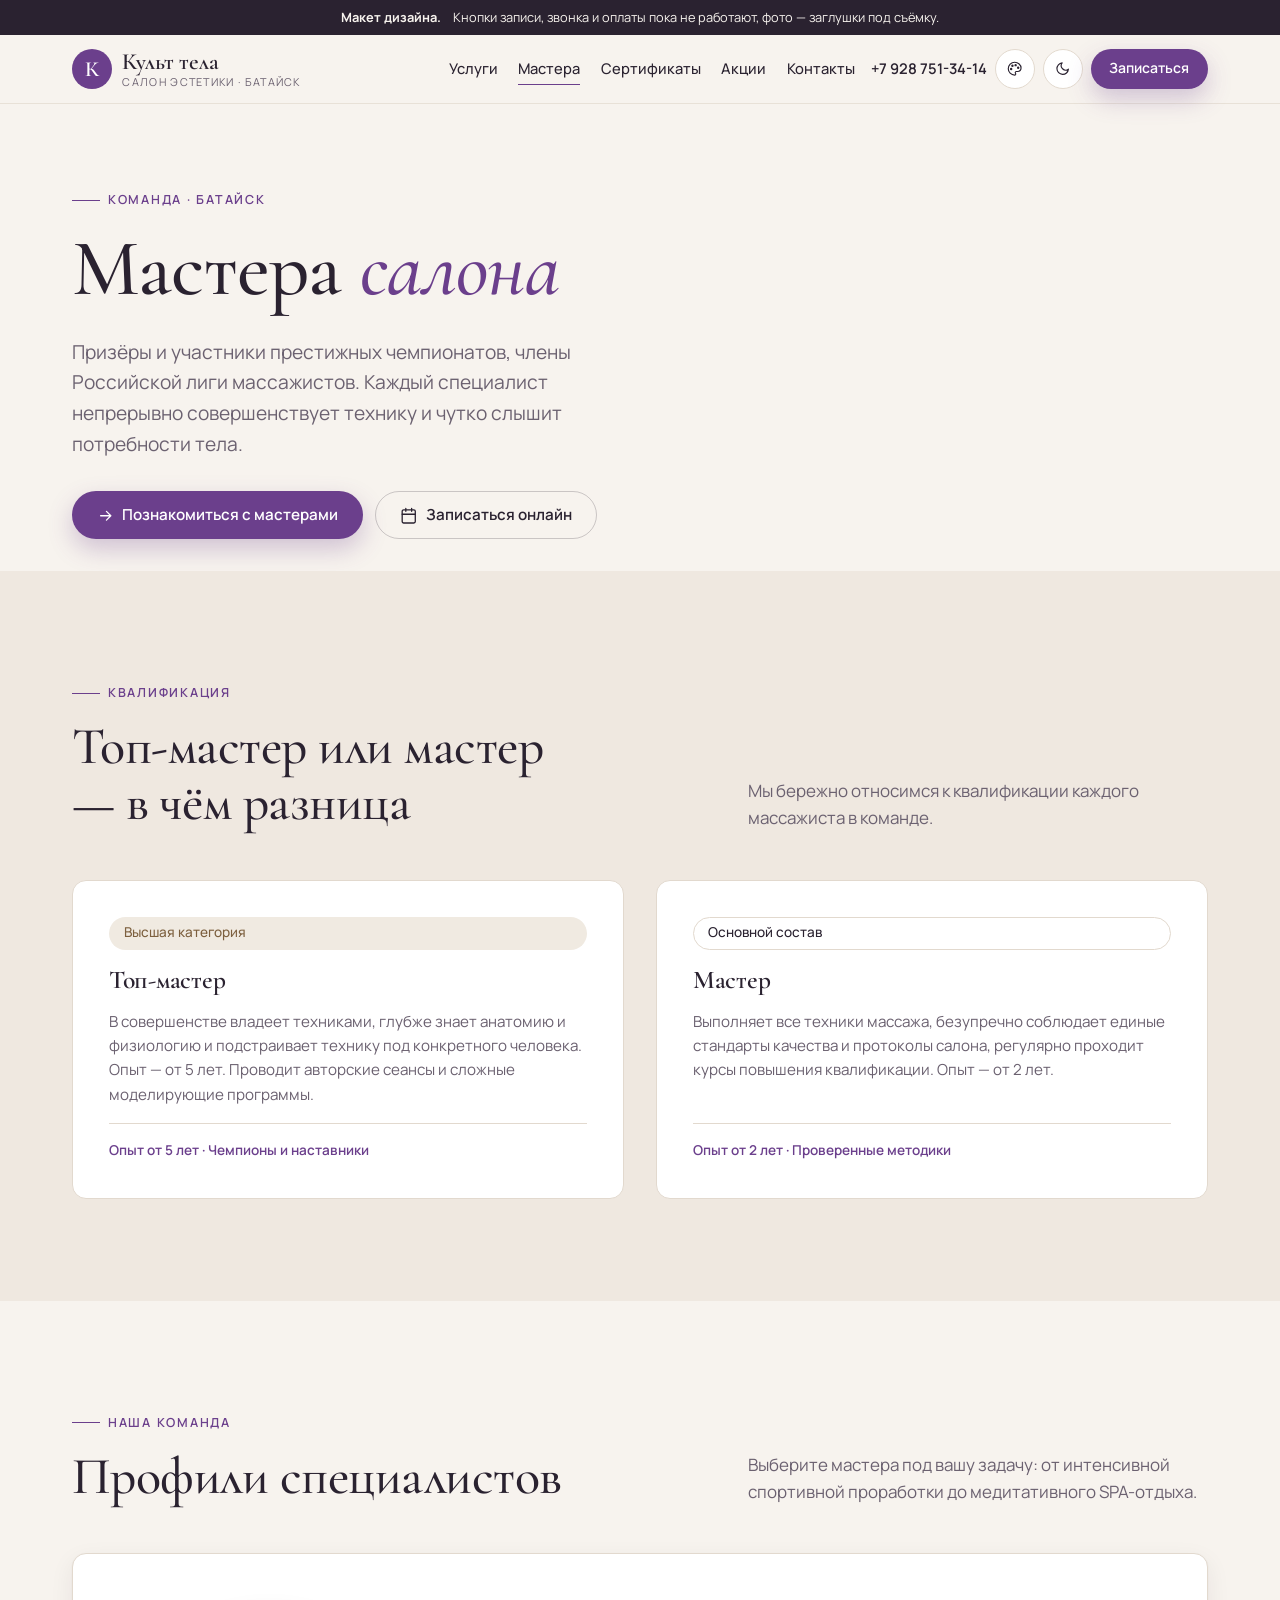
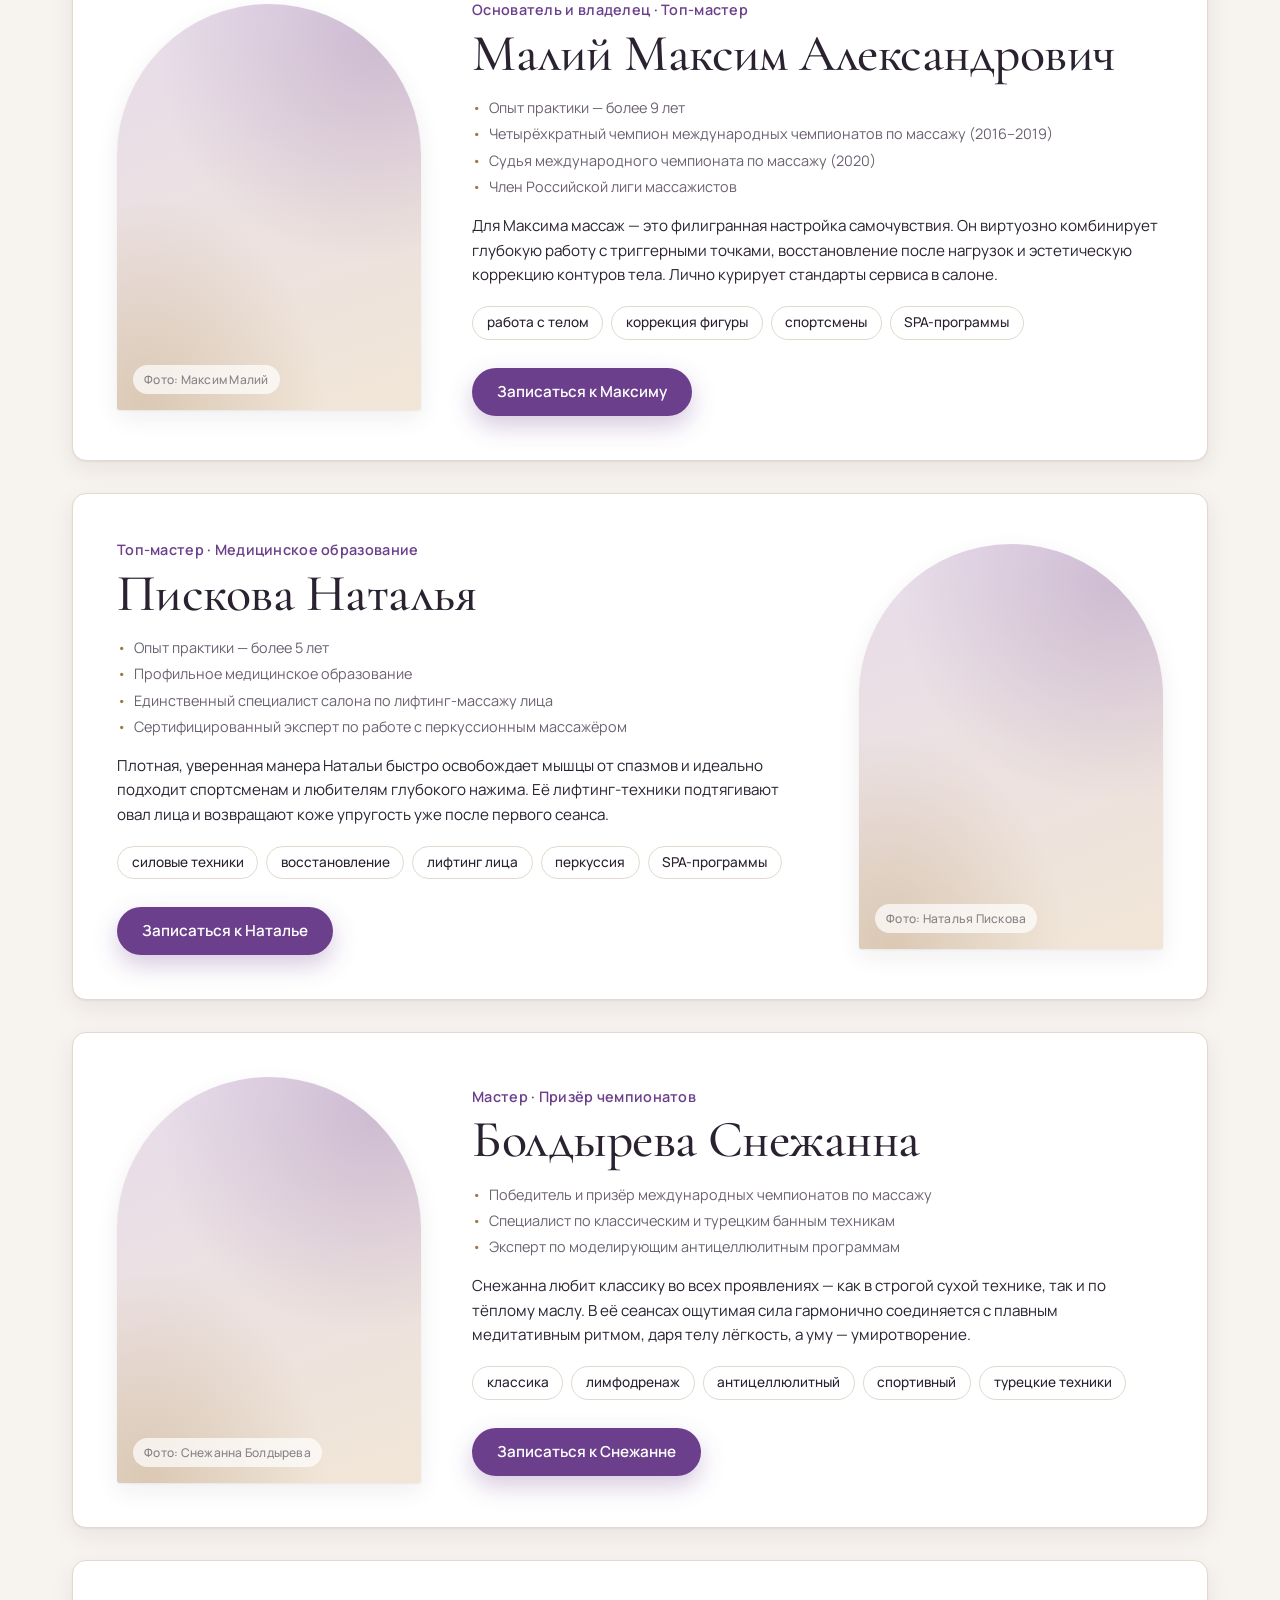
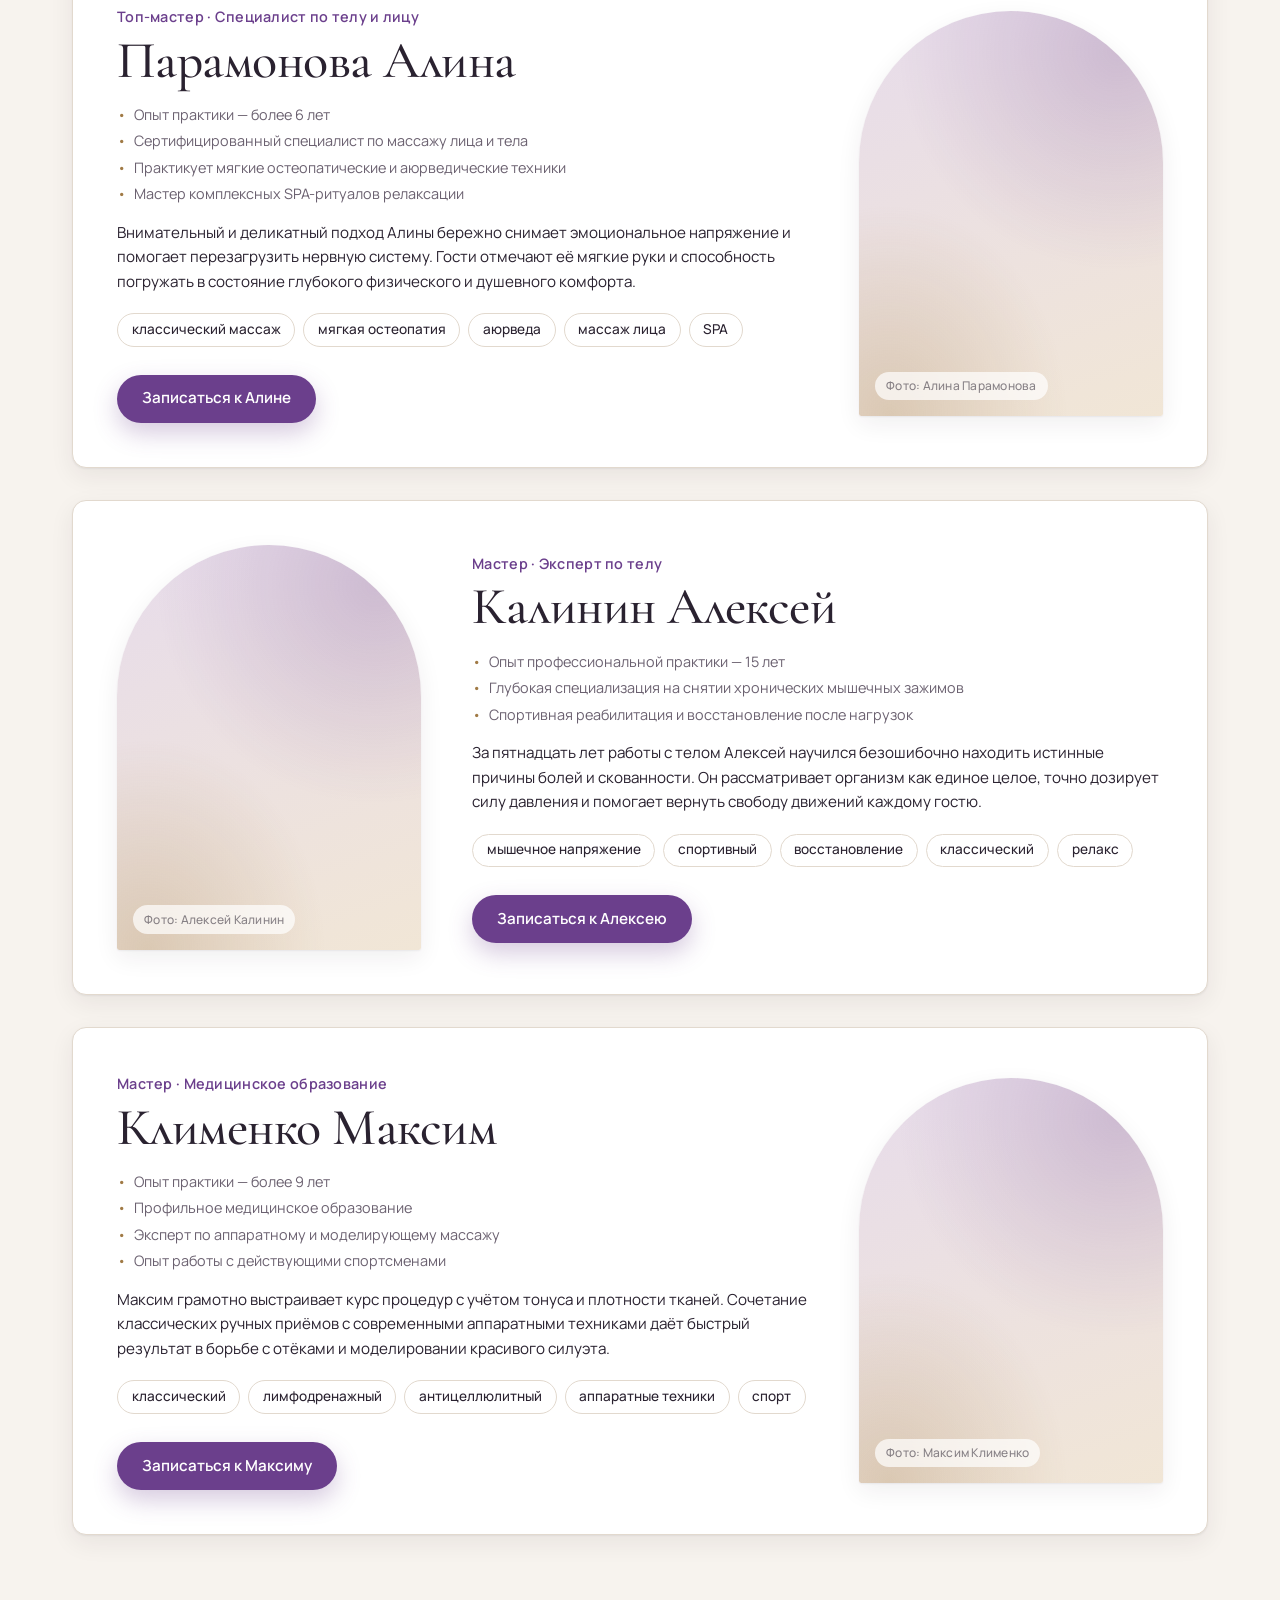
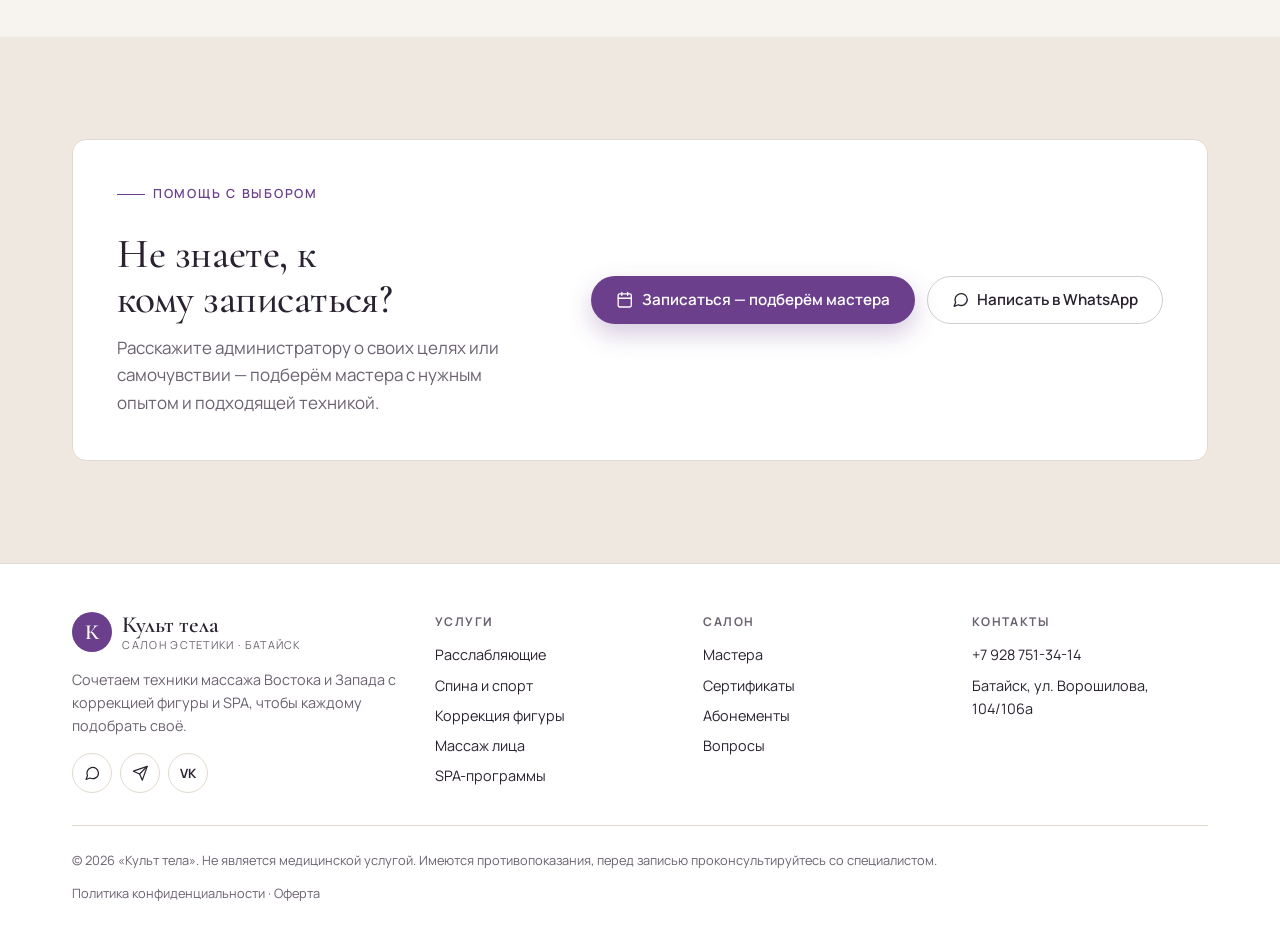
<file: mastera.html>
<!doctype html>
<html lang="ru">
<head>
  <meta charset="utf-8">
  <meta name="viewport" content="width=device-width, initial-scale=1, viewport-fit=cover">
  <title>Мастера массажа — салон эстетики «Культ тела», Батайск</title>
  <meta name="description" content="Команда мастеров салона «Культ тела» в Батайске: основатель — четырёхкратный чемпион международных чемпионатов, опытные специалисты с медицинским образованием.">
  <meta property="og:title" content="Мастера массажа — «Культ тела», Батайск">
  <meta property="og:description" content="Команда мастеров: призёры чемпионатов, члены Российской лиги массажистов.">
  <meta property="og:type" content="website">
  <meta property="og:locale" content="ru_RU">
  <link rel="preconnect" href="https://fonts.googleapis.com">
  <link rel="preconnect" href="https://fonts.gstatic.com" crossorigin>
  <link rel="stylesheet" href="https://fonts.googleapis.com/css2?family=Cormorant+Garamond:ital,wght@0,500;0,600;1,500&family=Manrope:wght@400;500;600;700&display=swap&subset=cyrillic">
  <script src="assets/js/config.js"></script>
  <script src="assets/js/theme-init.js"></script>
  <link rel="stylesheet" href="assets/css/tokens.css">
  <link rel="stylesheet" href="assets/css/main.css">
  <link rel="stylesheet" href="assets/css/pages.css">
</head>
<body>
  <svg width="0" height="0" style="position:absolute" aria-hidden="true">
    <symbol id="i-phone" viewBox="0 0 24 24"><path d="M22 16.9v3a2 2 0 0 1-2.2 2 19.8 19.8 0 0 1-8.6-3.1 19.5 19.5 0 0 1-6-6A19.8 19.8 0 0 1 2.1 4.2 2 2 0 0 1 4.1 2h3a2 2 0 0 1 2 1.7c.1 1 .4 1.9.7 2.8a2 2 0 0 1-.5 2.1L8 9.9a16 16 0 0 0 6 6l1.3-1.3a2 2 0 0 1 2.1-.4c.9.3 1.8.6 2.8.7a2 2 0 0 1 1.7 2z"/></symbol>
    <symbol id="i-chat" viewBox="0 0 24 24"><path d="M21 11.5a8.4 8.4 0 0 1-12.3 7.4L3 21l2-5.5A8.4 8.4 0 1 1 21 11.5z"/></symbol>
    <symbol id="i-send" viewBox="0 0 24 24"><path d="m22 2-7 20-4-9-9-4z"/><path d="M22 2 11 13"/></symbol>
    <symbol id="i-calendar" viewBox="0 0 24 24"><rect x="3" y="4" width="18" height="18" rx="2"/><path d="M16 2v4M8 2v4M3 10h18"/></symbol>
    <symbol id="i-gift" viewBox="0 0 24 24"><path d="M20 12v10H4V12M2 7h20v5H2zM12 22V7"/><path d="M12 7H7.5a2.5 2.5 0 0 1 0-5C11 2 12 7 12 7zM12 7h4.5a2.5 2.5 0 0 0 0-5C13 2 12 7 12 7z"/></symbol>
    <symbol id="i-leaf" viewBox="0 0 24 24"><path d="M11 20A7 7 0 0 1 9.8 6.1C15.5 5 17 4.5 19 2c1 2 2 4.2 2 8 0 5.5-4.8 10-10 10z"/><path d="M2 21c0-3 1.9-5.4 5.1-6C9.5 14.5 12 13 13 12"/></symbol>
    <symbol id="i-activity" viewBox="0 0 24 24"><path d="M22 12h-4l-3 9L9 3l-3 9H2"/></symbol>
    <symbol id="i-figure" viewBox="0 0 24 24"><circle cx="12" cy="4.5" r="2.5"/><path d="M9 22l1-7-3-3 2-4h6l2 4-3 3 1 7"/></symbol>
    <symbol id="i-face" viewBox="0 0 24 24"><circle cx="12" cy="12" r="10"/><path d="M8 14s1.5 2 4 2 4-2 4-2M9 9h.01M15 9h.01"/></symbol>
    <symbol id="i-heart" viewBox="0 0 24 24"><path d="M20.8 4.6a5.5 5.5 0 0 0-7.8 0L12 5.7l-1-1.1a5.5 5.5 0 0 0-7.8 7.8l1 1.1L12 21l7.8-7.5 1-1.1a5.5 5.5 0 0 0 0-7.8z"/></symbol>
    <symbol id="i-pin" viewBox="0 0 24 24"><path d="M20 10c0 6-8 12-8 12s-8-6-8-12a8 8 0 0 1 16 0z"/><circle cx="12" cy="10" r="3"/></symbol>
    <symbol id="i-clock" viewBox="0 0 24 24"><circle cx="12" cy="12" r="10"/><path d="M12 6v6l4 2"/></symbol>
    <symbol id="i-sun" viewBox="0 0 24 24"><circle cx="12" cy="12" r="4"/><path d="M12 2v2M12 20v2M4.9 4.9l1.4 1.4M17.7 17.7l1.4 1.4M2 12h2M20 12h2M4.9 19.1l1.4-1.4M17.7 6.3l1.4-1.4"/></symbol>
    <symbol id="i-moon" viewBox="0 0 24 24"><path d="M21 12.8A9 9 0 1 1 11.2 3a7 7 0 0 0 9.8 9.8z"/></symbol>
    <symbol id="i-palette" viewBox="0 0 24 24"><circle cx="13.5" cy="6.5" r="1"/><circle cx="17.5" cy="10.5" r="1"/><circle cx="8.5" cy="7.5" r="1"/><circle cx="6.5" cy="12.5" r="1"/><path d="M12 2a10 10 0 0 0 0 20c.9 0 1.7-.8 1.7-1.7 0-.4-.2-.8-.4-1.1-.3-.3-.4-.7-.4-1.1 0-.9.8-1.7 1.7-1.7h2A5.6 5.6 0 0 0 22 11c0-5-4.5-9-10-9z"/></symbol>
    <symbol id="i-menu" viewBox="0 0 24 24"><path d="M3 6h18M3 12h18M3 18h18"/></symbol>
    <symbol id="i-arrow" viewBox="0 0 24 24"><path d="M5 12h14M13 6l6 6-6 6"/></symbol>
    <symbol id="i-coffee" viewBox="0 0 24 24"><path d="M17 8h1a4 4 0 0 1 0 8h-1M3 8h14v9a4 4 0 0 1-4 4H7a4 4 0 0 1-4-4z"/><path d="M6 2v2M10 2v2M14 2v2"/></symbol>
    <symbol id="i-award" viewBox="0 0 24 24"><circle cx="12" cy="8" r="6"/><path d="M15.5 13.2 17 22l-5-3-5 3 1.5-8.8"/></symbol>
    <symbol id="i-car" viewBox="0 0 24 24"><path d="M5 17h14M5 17a2 2 0 1 1-4 0v-5l2-5h18l2 5v5a2 2 0 1 1-4 0"/><circle cx="7" cy="17" r="2"/><circle cx="17" cy="17" r="2"/></symbol>
    <symbol id="i-star" viewBox="0 0 24 24"><path d="m12 2 3.1 6.3 6.9 1-5 4.9 1.2 6.8-6.2-3.2L5.8 21 7 14.2 2 9.3l6.9-1z"/></symbol>
  </svg>

  <div class="demo-ribbon demo-only">
    <b>Макет дизайна.</b>
    <span>Кнопки записи, звонка и оплаты пока не работают, фото — заглушки под съёмку.</span>
  </div>

  <header class="header">
    <div class="container header__row">
      <a class="logo" href="index.html" aria-label="Культ тела — на главную">
        <span class="logo__mark">К</span>
        <span class="logo__text">
          <span class="logo__name">Культ тела</span>
          <span class="logo__sub">салон эстетики · Батайск</span>
        </span>
      </a>

      <nav class="nav" aria-label="Основное меню">
        <a href="uslugi.html">Услуги</a>
        <a href="mastera.html" aria-current="page">Мастера</a>
        <a href="sertifikaty.html">Сертификаты</a>
        <a href="index.html#promo">Акции</a>
        <a href="index.html#contacts">Контакты</a>
      </nav>

      <div class="header__actions">
        <a class="header__phone" href="#" data-action="call" data-contact="phoneText">+7 928 751-34-14</a>
        <div class="palette" data-palette-root>
          <button class="icon-btn" type="button" data-palette-trigger aria-haspopup="true" aria-expanded="false" aria-label="Палитра">
            <svg class="icon"><use href="#i-palette"/></svg>
          </button>
          <div class="palette__menu" data-palette-menu role="menu" hidden>
            <button class="palette__opt" type="button" role="menuitemradio" data-palette-value="kult">
              <span class="palette__sw"><i style="background:#6B3F8C"></i><i style="background:#A07A45"></i><i style="background:#F7F3EE"></i></span>
              Аметист — фирменная
            </button>
            <button class="palette__opt" type="button" role="menuitemradio" data-palette-value="olive">
              <span class="palette__sw"><i style="background:#4C6A47"></i><i style="background:#A8774A"></i><i style="background:#F4F2EC"></i></span>
              Олива — эко-спа
            </button>
            <button class="palette__opt" type="button" role="menuitemradio" data-palette-value="iris">
              <span class="palette__sw"><i style="background:#6B46E5"></i><i style="background:#0891B2"></i><i style="background:#F4F6FA"></i></span>
              Ирис — современная
            </button>
          </div>
        </div>
        <button class="icon-btn" type="button" data-theme-toggle aria-label="Светлая или тёмная тема">
          <svg class="icon"><use href="#i-moon"/></svg>
        </button>
        <a class="btn btn--primary btn--sm header__book" href="#" data-action="book">Записаться</a>
        <button class="icon-btn burger" type="button" data-burger aria-expanded="false" aria-label="Меню">
          <svg class="icon"><use href="#i-menu"/></svg>
        </button>
      </div>
    </div>
    <nav class="mobile-nav" data-mobile-nav hidden aria-label="Мобильное меню">
      <div class="container">
        <ul>
          <li><a href="uslugi.html">Услуги и цены</a></li>
          <li><a href="mastera.html" aria-current="page">Мастера</a></li>
          <li><a href="sertifikaty.html">Сертификаты</a></li>
          <li><a href="index.html#promo">Акции</a></li>
          <li><a href="index.html#faq">Вопросы</a></li>
          <li><a href="index.html#contacts">Контакты</a></li>
        </ul>
      </div>
    </nav>
  </header>

  <main>
    <section class="hero hero--compact">
      <div class="container">
        <span class="eyebrow">Команда · Батайск</span>
        <h1 class="hero__title">Мастера <em>салона</em></h1>
        <p class="hero__lead">Призёры и участники престижных чемпионатов, члены Российской лиги массажистов. Каждый специалист непрерывно совершенствует технику и чутко слышит потребности тела.</p>
        <div class="hero__cta">
          <a class="btn btn--primary" href="#team">
            <svg class="icon"><use href="#i-arrow"/></svg>
            Познакомиться с мастерами
          </a>
          <a class="btn btn--ghost" href="#" data-action="book">
            <svg class="icon"><use href="#i-calendar"/></svg>
            Записаться онлайн
          </a>
        </div>
      </div>
    </section>

    <section class="section section--alt">
      <div class="container">
        <div class="section__head reveal">
          <div>
            <span class="eyebrow">Квалификация</span>
            <h2 class="section__title">Топ-мастер или мастер — в чём разница</h2>
          </div>
          <p class="section__lead">Мы бережно относимся к квалификации каждого массажиста в команде.</p>
        </div>

        <div class="split reveal">
          <div class="compare-card">
            <span class="chip chip--gold compare-card__tag">Высшая категория</span>
            <h3 class="compare-card__title">Топ-мастер</h3>
            <p class="compare-card__text">В совершенстве владеет техниками, глубже знает анатомию и физиологию и подстраивает технику под конкретного человека. Опыт — от 5 лет. Проводит авторские сеансы и сложные моделирующие программы.</p>
            <div class="compare-card__meta">Опыт от 5 лет · Чемпионы и наставники</div>
          </div>

          <div class="compare-card">
            <span class="chip compare-card__tag">Основной состав</span>
            <h3 class="compare-card__title">Мастер</h3>
            <p class="compare-card__text">Выполняет все техники массажа, безупречно соблюдает единые стандарты качества и протоколы салона, регулярно проходит курсы повышения квалификации. Опыт — от 2 лет.</p>
            <div class="compare-card__meta">Опыт от 2 лет · Проверенные методики</div>
          </div>
        </div>
      </div>
    </section>

    <section class="section" id="team">
      <div class="container">
        <div class="section__head reveal">
          <div>
            <span class="eyebrow">Наша команда</span>
            <h2 class="section__title">Профили специалистов</h2>
          </div>
          <p class="section__lead">Выберите мастера под вашу задачу: от интенсивной спортивной проработки до медитативного SPA-отдыха.</p>
        </div>

        <div class="profiles reveal">
          <article class="profile">
            <div class="profile__visual">
              <div class="ph ph--arch" data-label="Фото: Максим Малий"></div>
            </div>
            <div class="profile__body">
              <div class="profile__head">
                <span class="profile__role">Основатель и владелец · Топ-мастер</span>
                <h2>Малий Максим Александрович</h2>
              </div>
              <ul class="profile__regalia">
                <li>Опыт практики — более 9 лет</li>
                <li>Четырёхкратный чемпион международных чемпионатов по массажу (2016–2019)</li>
                <li>Судья международного чемпионата по массажу (2020)</li>
                <li>Член Российской лиги массажистов</li>
              </ul>
              <p class="profile__text">Для Максима массаж — это филигранная настройка самочувствия. Он виртуозно комбинирует глубокую работу с триггерными точками, восстановление после нагрузок и эстетическую коррекцию контуров тела. Лично курирует стандарты сервиса в салоне.</p>
              <div class="chips">
                <span class="chip">работа с телом</span>
                <span class="chip">коррекция фигуры</span>
                <span class="chip">спортсмены</span>
                <span class="chip">SPA-программы</span>
              </div>
              <a class="btn btn--primary" href="#" data-action="book" data-master="maliy" data-title="Максим Малий">Записаться к Максиму</a>
            </div>
          </article>

          <article class="profile">
            <div class="profile__visual">
              <div class="ph ph--arch" data-label="Фото: Наталья Пискова"></div>
            </div>
            <div class="profile__body">
              <div class="profile__head">
                <span class="profile__role">Топ-мастер · Медицинское образование</span>
                <h2>Пискова Наталья</h2>
              </div>
              <ul class="profile__regalia">
                <li>Опыт практики — более 5 лет</li>
                <li>Профильное медицинское образование</li>
                <li>Единственный специалист салона по лифтинг-массажу лица</li>
                <li>Сертифицированный эксперт по работе с перкуссионным массажёром</li>
              </ul>
              <p class="profile__text">Плотная, уверенная манера Натальи быстро освобождает мышцы от спазмов и идеально подходит спортсменам и любителям глубокого нажима. Её лифтинг-техники подтягивают овал лица и возвращают коже упругость уже после первого сеанса.</p>
              <div class="chips">
                <span class="chip">силовые техники</span>
                <span class="chip">восстановление</span>
                <span class="chip">лифтинг лица</span>
                <span class="chip">перкуссия</span>
                <span class="chip">SPA-программы</span>
              </div>
              <a class="btn btn--primary" href="#" data-action="book" data-master="pisklova" data-title="Наталья Пискова">Записаться к Наталье</a>
            </div>
          </article>

          <article class="profile">
            <div class="profile__visual">
              <div class="ph ph--arch" data-label="Фото: Снежанна Болдырева"></div>
            </div>
            <div class="profile__body">
              <div class="profile__head">
                <span class="profile__role">Мастер · Призёр чемпионатов</span>
                <h2>Болдырева Снежанна</h2>
              </div>
              <ul class="profile__regalia">
                <li>Победитель и призёр международных чемпионатов по массажу</li>
                <li>Специалист по классическим и турецким банным техникам</li>
                <li>Эксперт по моделирующим антицеллюлитным программам</li>
              </ul>
              <p class="profile__text">Снежанна любит классику во всех проявлениях — как в строгой сухой технике, так и по тёплому маслу. В её сеансах ощутимая сила гармонично соединяется с плавным медитативным ритмом, даря телу лёгкость, а уму — умиротворение.</p>
              <div class="chips">
                <span class="chip">классика</span>
                <span class="chip">лимфодренаж</span>
                <span class="chip">антицеллюлитный</span>
                <span class="chip">спортивный</span>
                <span class="chip">турецкие техники</span>
              </div>
              <a class="btn btn--primary" href="#" data-action="book" data-master="boldyreva" data-title="Снежанна Болдырева">Записаться к Снежанне</a>
            </div>
          </article>

          <article class="profile">
            <div class="profile__visual">
              <div class="ph ph--arch" data-label="Фото: Алина Парамонова"></div>
            </div>
            <div class="profile__body">
              <div class="profile__head">
                <span class="profile__role">Топ-мастер · Специалист по телу и лицу</span>
                <h2>Парамонова Алина</h2>
              </div>
              <ul class="profile__regalia">
                <li>Опыт практики — более 6 лет</li>
                <li>Сертифицированный специалист по массажу лица и тела</li>
                <li>Практикует мягкие остеопатические и аюрведические техники</li>
                <li>Мастер комплексных SPA-ритуалов релаксации</li>
              </ul>
              <p class="profile__text">Внимательный и деликатный подход Алины бережно снимает эмоциональное напряжение и помогает перезагрузить нервную систему. Гости отмечают её мягкие руки и способность погружать в состояние глубокого физического и душевного комфорта.</p>
              <div class="chips">
                <span class="chip">классический массаж</span>
                <span class="chip">мягкая остеопатия</span>
                <span class="chip">аюрведа</span>
                <span class="chip">массаж лица</span>
                <span class="chip">SPA</span>
              </div>
              <a class="btn btn--primary" href="#" data-action="book" data-master="paramonova" data-title="Алина Парамонова">Записаться к Алине</a>
            </div>
          </article>

          <article class="profile">
            <div class="profile__visual">
              <div class="ph ph--arch" data-label="Фото: Алексей Калинин"></div>
            </div>
            <div class="profile__body">
              <div class="profile__head">
                <span class="profile__role">Мастер · Эксперт по телу</span>
                <h2>Калинин Алексей</h2>
              </div>
              <ul class="profile__regalia">
                <li>Опыт профессиональной практики — 15 лет</li>
                <li>Глубокая специализация на снятии хронических мышечных зажимов</li>
                <li>Спортивная реабилитация и восстановление после нагрузок</li>
              </ul>
              <p class="profile__text">За пятнадцать лет работы с телом Алексей научился безошибочно находить истинные причины болей и скованности. Он рассматривает организм как единое целое, точно дозирует силу давления и помогает вернуть свободу движений каждому гостю.</p>
              <div class="chips">
                <span class="chip">мышечное напряжение</span>
                <span class="chip">спортивный</span>
                <span class="chip">восстановление</span>
                <span class="chip">классический</span>
                <span class="chip">релакс</span>
              </div>
              <a class="btn btn--primary" href="#" data-action="book" data-master="kalinin" data-title="Алексей Калинин">Записаться к Алексею</a>
            </div>
          </article>

          <article class="profile">
            <div class="profile__visual">
              <div class="ph ph--arch" data-label="Фото: Максим Клименко"></div>
            </div>
            <div class="profile__body">
              <div class="profile__head">
                <span class="profile__role">Мастер · Медицинское образование</span>
                <h2>Клименко Максим</h2>
              </div>
              <ul class="profile__regalia">
                <li>Опыт практики — более 9 лет</li>
                <li>Профильное медицинское образование</li>
                <li>Эксперт по аппаратному и моделирующему массажу</li>
                <li>Опыт работы с действующими спортсменами</li>
              </ul>
              <p class="profile__text">Максим грамотно выстраивает курс процедур с учётом тонуса и плотности тканей. Сочетание классических ручных приёмов с современными аппаратными техниками даёт быстрый результат в борьбе с отёками и моделировании красивого силуэта.</p>
              <div class="chips">
                <span class="chip">классический</span>
                <span class="chip">лимфодренажный</span>
                <span class="chip">антицеллюлитный</span>
                <span class="chip">аппаратные техники</span>
                <span class="chip">спорт</span>
              </div>
              <a class="btn btn--primary" href="#" data-action="book" data-master="klimenko" data-title="Максим Клименко">Записаться к Максиму</a>
            </div>
          </article>
        </div>
      </div>
    </section>

    <section class="section section--alt">
      <div class="container">
        <div class="banner-box reveal">
          <div class="banner-box__body">
            <span class="eyebrow">Помощь с выбором</span>
            <h2 style="font-size:clamp(1.8rem,1.4rem + 1.6vw,2.6rem)">Не знаете, к кому записаться?</h2>
            <p class="muted">Расскажите администратору о своих целях или самочувствии — подберём мастера с нужным опытом и подходящей техникой.</p>
          </div>
          <div class="banner-box__actions">
            <a class="btn btn--primary" href="#" data-action="book">
              <svg class="icon"><use href="#i-calendar"/></svg>
              Записаться — подберём мастера
            </a>
            <a class="btn btn--ghost" href="#" data-action="whatsapp">
              <svg class="icon"><use href="#i-chat"/></svg>
              Написать в WhatsApp
            </a>
          </div>
        </div>
      </div>
    </section>
  </main>

  <footer class="footer">
    <div class="container">
      <div class="footer__grid">
        <div>
          <a class="logo" href="index.html">
            <span class="logo__mark">К</span>
            <span class="logo__text"><span class="logo__name">Культ тела</span><span class="logo__sub">салон эстетики · Батайск</span></span>
          </a>
          <p class="muted" style="margin-top:var(--s-3);max-width:36ch">Сочетаем техники массажа Востока и Запада с коррекцией фигуры и SPA, чтобы каждому подобрать своё.</p>
          <div class="socials">
            <a class="icon-btn" href="#" data-action="whatsapp" aria-label="WhatsApp"><svg class="icon"><use href="#i-chat"/></svg></a>
            <a class="icon-btn" href="#" data-action="telegram" aria-label="Telegram"><svg class="icon"><use href="#i-send"/></svg></a>
            <a class="icon-btn" href="#" data-action="vk" aria-label="ВКонтакте" style="font-weight:700;font-size:.8rem">VK</a>
          </div>
        </div>
        <div>
          <div class="footer__title">Услуги</div>
          <ul>
            <li><a href="uslugi.html#relax">Расслабляющие</a></li>
            <li><a href="uslugi.html#sport">Спина и спорт</a></li>
            <li><a href="uslugi.html#figure">Коррекция фигуры</a></li>
            <li><a href="uslugi.html#face">Массаж лица</a></li>
            <li><a href="uslugi.html#couple">SPA-программы</a></li>
          </ul>
        </div>
        <div>
          <div class="footer__title">Салон</div>
          <ul>
            <li><a href="mastera.html">Мастера</a></li>
            <li><a href="sertifikaty.html">Сертификаты</a></li>
            <li><a href="index.html#subscriptions">Абонементы</a></li>
            <li><a href="index.html#faq">Вопросы</a></li>
          </ul>
        </div>
        <div>
          <div class="footer__title">Контакты</div>
          <ul>
            <li><a href="#" data-action="call" data-contact="phoneText">+7 928 751-34-14</a></li>
            <li data-contact="address">Батайск, ул. Ворошилова, 104/106а</li>
          </ul>
        </div>
      </div>
      <div class="footer__legal">
        <span>© <span data-year>2026</span> «Культ тела». Не является медицинской услугой. Имеются противопоказания, перед записью проконсультируйтесь со специалистом.</span>
        <span><a href="#" data-action="page">Политика конфиденциальности</a> · <a href="#" data-action="page">Оферта</a></span>
      </div>
    </div>
  </footer>

  <nav class="bottom-bar" aria-label="Быстрые действия">
    <a class="btn btn--primary" href="#" data-action="book">Записаться</a>
    <a class="btn btn--soft" href="#" data-action="call"><svg class="icon"><use href="#i-phone"/></svg>Звонок</a>
    <a class="btn btn--soft" href="#" data-action="whatsapp"><svg class="icon"><use href="#i-chat"/></svg>WhatsApp</a>
    <a class="btn btn--soft" href="#" data-action="telegram"><svg class="icon"><use href="#i-send"/></svg>Telegram</a>
  </nav>

  <script src="assets/js/app.js"></script>
</body>
</html>
</file>
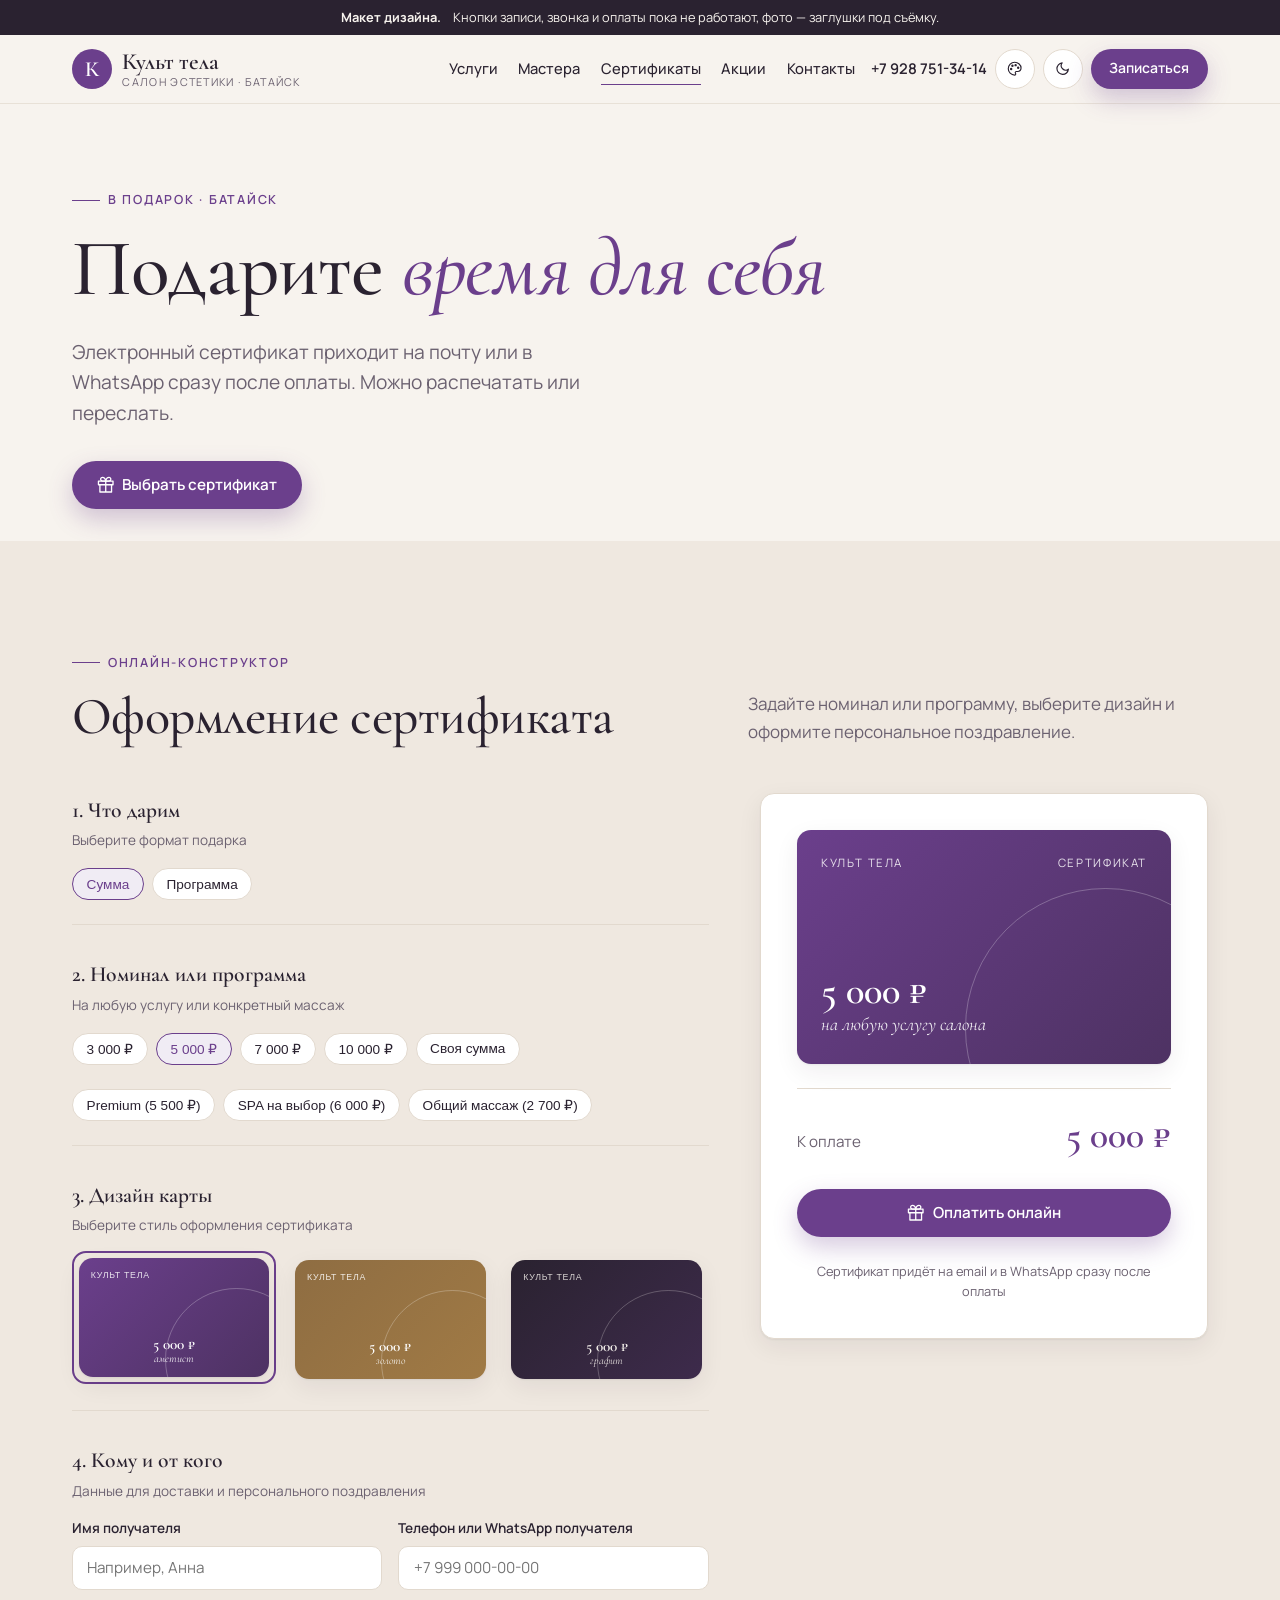
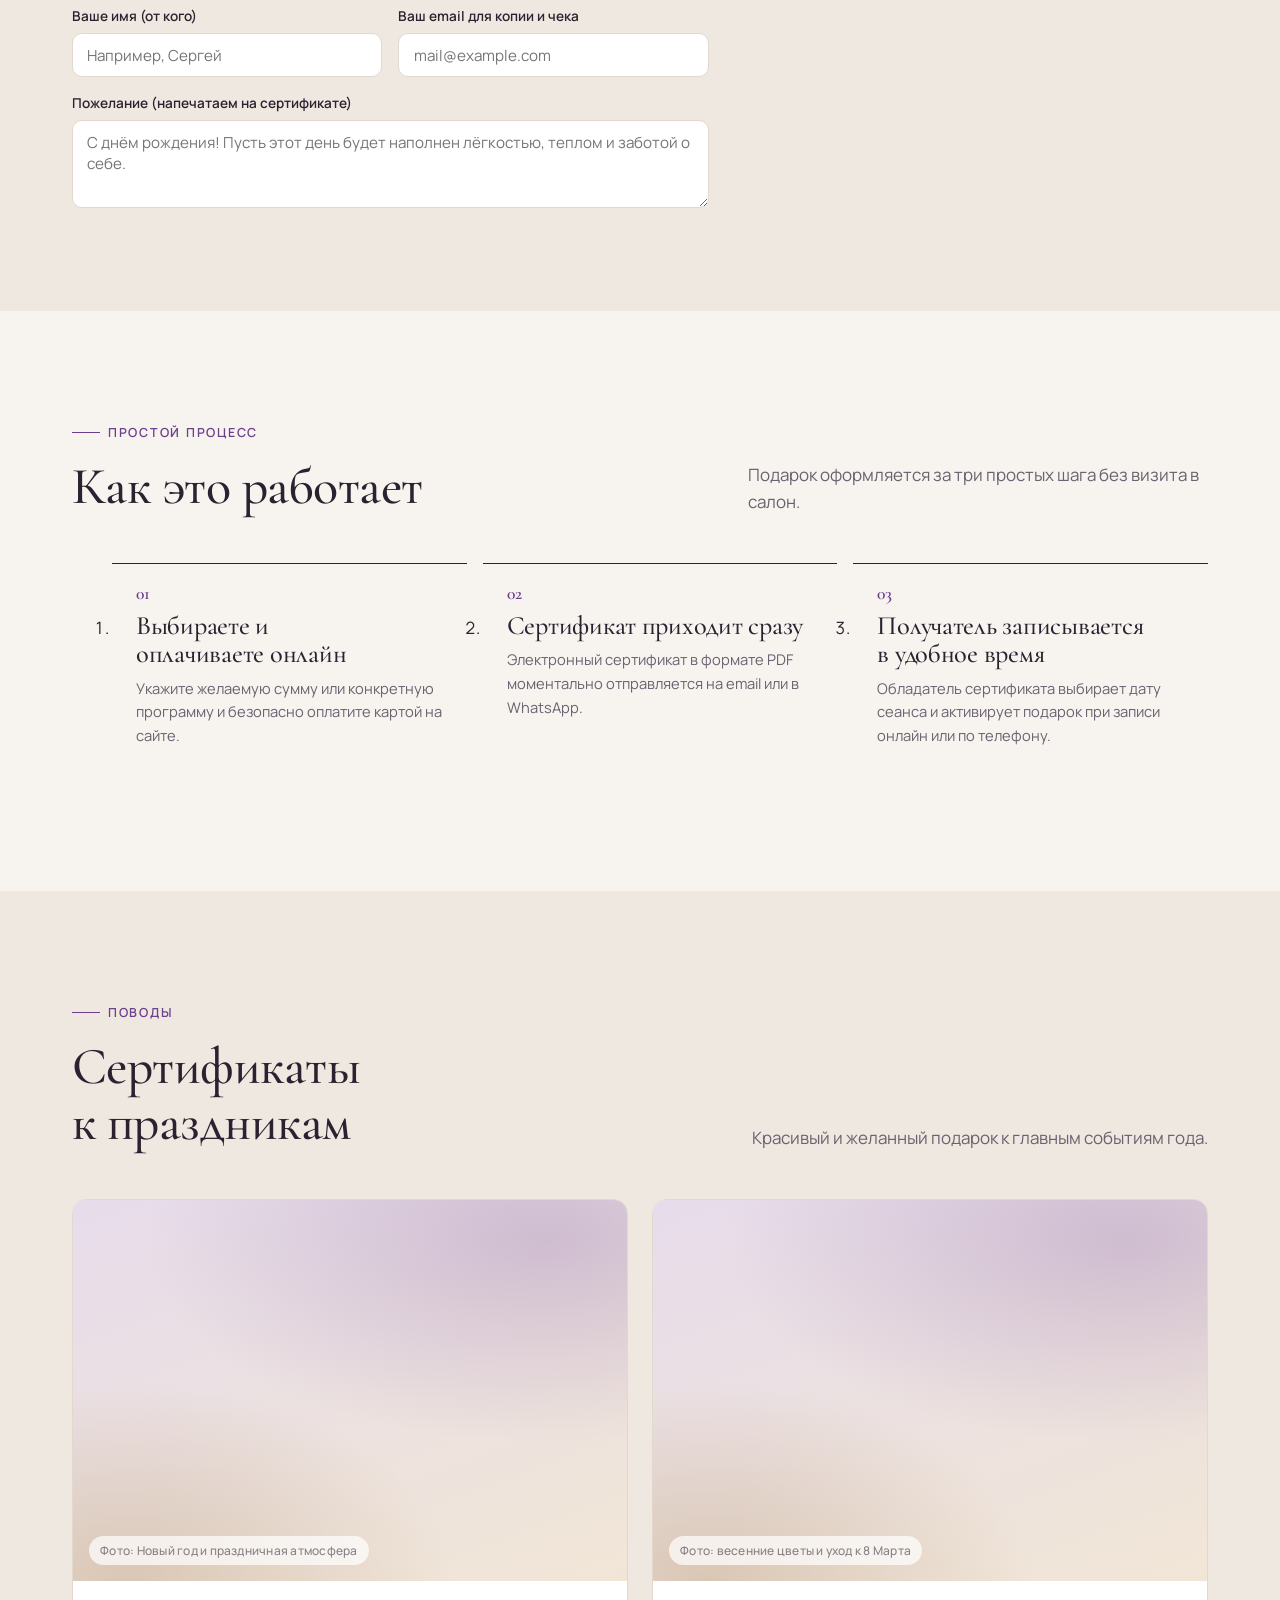
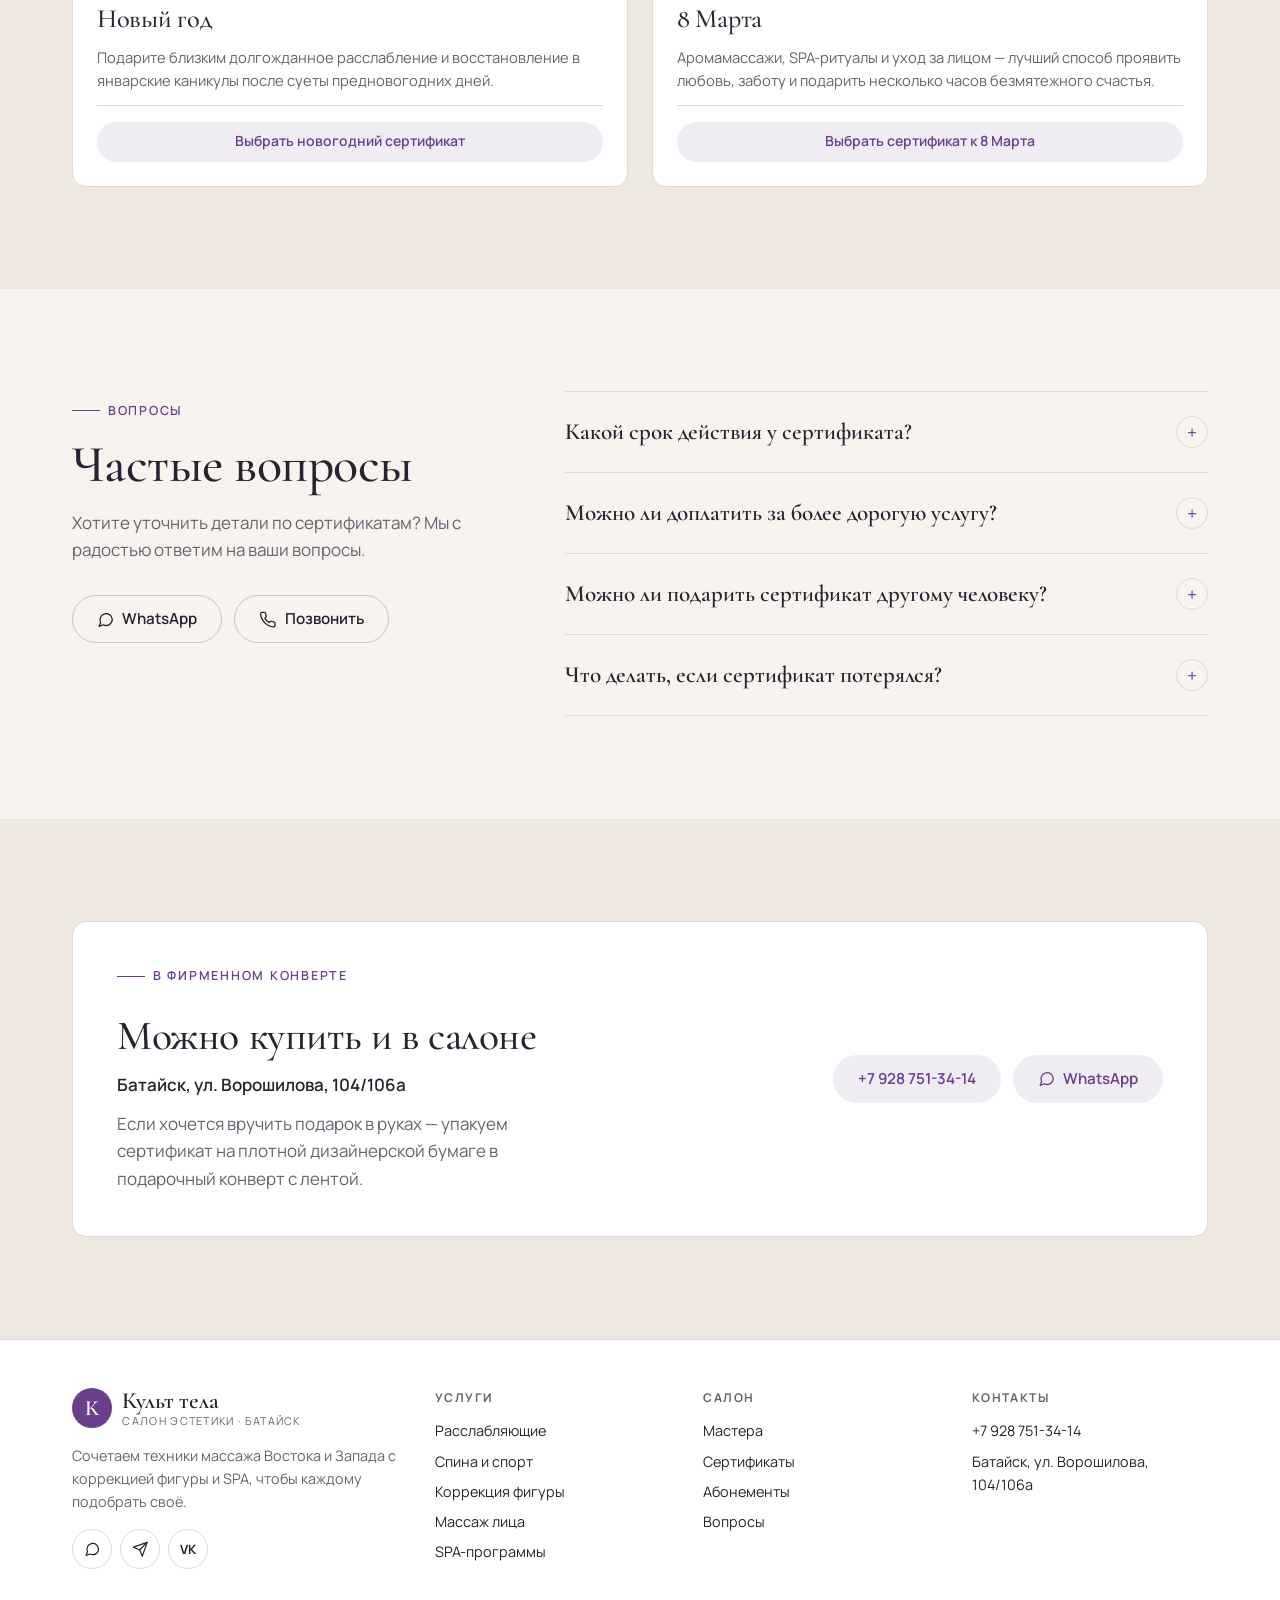
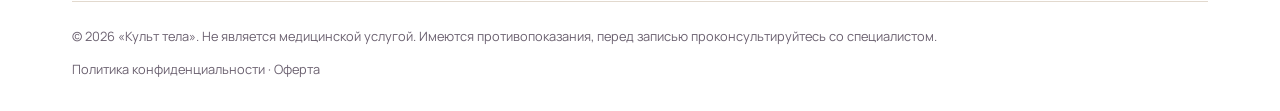
<file: sertifikaty.html>
<!doctype html>
<html lang="ru">
<head>
  <meta charset="utf-8">
  <meta name="viewport" content="width=device-width, initial-scale=1, viewport-fit=cover">
  <title>Подарочные сертификаты на массаж — салон эстетики «Культ тела», Батайск</title>
  <meta name="description" content="Подарочные сертификаты на массаж и SPA в Батайске. Электронный сертификат сразу после оплаты. Любой номинал или готовая программа.">
  <meta property="og:title" content="Подарочные сертификаты на массаж — «Культ тела»">
  <meta property="og:description" content="Электронный сертификат на массаж или SPA за пару минут прямо на почту или в WhatsApp.">
  <meta property="og:type" content="website">
  <meta property="og:locale" content="ru_RU">
  <link rel="preconnect" href="https://fonts.googleapis.com">
  <link rel="preconnect" href="https://fonts.gstatic.com" crossorigin>
  <link rel="stylesheet" href="https://fonts.googleapis.com/css2?family=Cormorant+Garamond:ital,wght@0,500;0,600;1,500&family=Manrope:wght@400;500;600;700&display=swap&subset=cyrillic">
  <script src="assets/js/config.js"></script>
  <script src="assets/js/theme-init.js"></script>
  <link rel="stylesheet" href="assets/css/tokens.css">
  <link rel="stylesheet" href="assets/css/main.css">
  <link rel="stylesheet" href="assets/css/pages.css">
</head>
<body>
  <svg width="0" height="0" style="position:absolute" aria-hidden="true">
    <symbol id="i-phone" viewBox="0 0 24 24"><path d="M22 16.9v3a2 2 0 0 1-2.2 2 19.8 19.8 0 0 1-8.6-3.1 19.5 19.5 0 0 1-6-6A19.8 19.8 0 0 1 2.1 4.2 2 2 0 0 1 4.1 2h3a2 2 0 0 1 2 1.7c.1 1 .4 1.9.7 2.8a2 2 0 0 1-.5 2.1L8 9.9a16 16 0 0 0 6 6l1.3-1.3a2 2 0 0 1 2.1-.4c.9.3 1.8.6 2.8.7a2 2 0 0 1 1.7 2z"/></symbol>
    <symbol id="i-chat" viewBox="0 0 24 24"><path d="M21 11.5a8.4 8.4 0 0 1-12.3 7.4L3 21l2-5.5A8.4 8.4 0 1 1 21 11.5z"/></symbol>
    <symbol id="i-send" viewBox="0 0 24 24"><path d="m22 2-7 20-4-9-9-4z"/><path d="M22 2 11 13"/></symbol>
    <symbol id="i-calendar" viewBox="0 0 24 24"><rect x="3" y="4" width="18" height="18" rx="2"/><path d="M16 2v4M8 2v4M3 10h18"/></symbol>
    <symbol id="i-gift" viewBox="0 0 24 24"><path d="M20 12v10H4V12M2 7h20v5H2zM12 22V7"/><path d="M12 7H7.5a2.5 2.5 0 0 1 0-5C11 2 12 7 12 7zM12 7h4.5a2.5 2.5 0 0 0 0-5C13 2 12 7 12 7z"/></symbol>
    <symbol id="i-leaf" viewBox="0 0 24 24"><path d="M11 20A7 7 0 0 1 9.8 6.1C15.5 5 17 4.5 19 2c1 2 2 4.2 2 8 0 5.5-4.8 10-10 10z"/><path d="M2 21c0-3 1.9-5.4 5.1-6C9.5 14.5 12 13 13 12"/></symbol>
    <symbol id="i-activity" viewBox="0 0 24 24"><path d="M22 12h-4l-3 9L9 3l-3 9H2"/></symbol>
    <symbol id="i-figure" viewBox="0 0 24 24"><circle cx="12" cy="4.5" r="2.5"/><path d="M9 22l1-7-3-3 2-4h6l2 4-3 3 1 7"/></symbol>
    <symbol id="i-face" viewBox="0 0 24 24"><circle cx="12" cy="12" r="10"/><path d="M8 14s1.5 2 4 2 4-2 4-2M9 9h.01M15 9h.01"/></symbol>
    <symbol id="i-heart" viewBox="0 0 24 24"><path d="M20.8 4.6a5.5 5.5 0 0 0-7.8 0L12 5.7l-1-1.1a5.5 5.5 0 0 0-7.8 7.8l1 1.1L12 21l7.8-7.5 1-1.1a5.5 5.5 0 0 0 0-7.8z"/></symbol>
    <symbol id="i-pin" viewBox="0 0 24 24"><path d="M20 10c0 6-8 12-8 12s-8-6-8-12a8 8 0 0 1 16 0z"/><circle cx="12" cy="10" r="3"/></symbol>
    <symbol id="i-clock" viewBox="0 0 24 24"><circle cx="12" cy="12" r="10"/><path d="M12 6v6l4 2"/></symbol>
    <symbol id="i-sun" viewBox="0 0 24 24"><circle cx="12" cy="12" r="4"/><path d="M12 2v2M12 20v2M4.9 4.9l1.4 1.4M17.7 17.7l1.4 1.4M2 12h2M20 12h2M4.9 19.1l1.4-1.4M17.7 6.3l1.4-1.4"/></symbol>
    <symbol id="i-moon" viewBox="0 0 24 24"><path d="M21 12.8A9 9 0 1 1 11.2 3a7 7 0 0 0 9.8 9.8z"/></symbol>
    <symbol id="i-palette" viewBox="0 0 24 24"><circle cx="13.5" cy="6.5" r="1"/><circle cx="17.5" cy="10.5" r="1"/><circle cx="8.5" cy="7.5" r="1"/><circle cx="6.5" cy="12.5" r="1"/><path d="M12 2a10 10 0 0 0 0 20c.9 0 1.7-.8 1.7-1.7 0-.4-.2-.8-.4-1.1-.3-.3-.4-.7-.4-1.1 0-.9.8-1.7 1.7-1.7h2A5.6 5.6 0 0 0 22 11c0-5-4.5-9-10-9z"/></symbol>
    <symbol id="i-menu" viewBox="0 0 24 24"><path d="M3 6h18M3 12h18M3 18h18"/></symbol>
    <symbol id="i-arrow" viewBox="0 0 24 24"><path d="M5 12h14M13 6l6 6-6 6"/></symbol>
    <symbol id="i-coffee" viewBox="0 0 24 24"><path d="M17 8h1a4 4 0 0 1 0 8h-1M3 8h14v9a4 4 0 0 1-4 4H7a4 4 0 0 1-4-4z"/><path d="M6 2v2M10 2v2M14 2v2"/></symbol>
    <symbol id="i-award" viewBox="0 0 24 24"><circle cx="12" cy="8" r="6"/><path d="M15.5 13.2 17 22l-5-3-5 3 1.5-8.8"/></symbol>
    <symbol id="i-car" viewBox="0 0 24 24"><path d="M5 17h14M5 17a2 2 0 1 1-4 0v-5l2-5h18l2 5v5a2 2 0 1 1-4 0"/><circle cx="7" cy="17" r="2"/><circle cx="17" cy="17" r="2"/></symbol>
    <symbol id="i-star" viewBox="0 0 24 24"><path d="m12 2 3.1 6.3 6.9 1-5 4.9 1.2 6.8-6.2-3.2L5.8 21 7 14.2 2 9.3l6.9-1z"/></symbol>
  </svg>

  <div class="demo-ribbon demo-only">
    <b>Макет дизайна.</b>
    <span>Кнопки записи, звонка и оплаты пока не работают, фото — заглушки под съёмку.</span>
  </div>

  <header class="header">
    <div class="container header__row">
      <a class="logo" href="index.html" aria-label="Культ тела — на главную">
        <span class="logo__mark">К</span>
        <span class="logo__text">
          <span class="logo__name">Культ тела</span>
          <span class="logo__sub">салон эстетики · Батайск</span>
        </span>
      </a>

      <nav class="nav" aria-label="Основное меню">
        <a href="uslugi.html">Услуги</a>
        <a href="mastera.html">Мастера</a>
        <a href="sertifikaty.html" aria-current="page">Сертификаты</a>
        <a href="index.html#promo">Акции</a>
        <a href="index.html#contacts">Контакты</a>
      </nav>

      <div class="header__actions">
        <a class="header__phone" href="#" data-action="call" data-contact="phoneText">+7 928 751-34-14</a>
        <div class="palette" data-palette-root>
          <button class="icon-btn" type="button" data-palette-trigger aria-haspopup="true" aria-expanded="false" aria-label="Палитра">
            <svg class="icon"><use href="#i-palette"/></svg>
          </button>
          <div class="palette__menu" data-palette-menu role="menu" hidden>
            <button class="palette__opt" type="button" role="menuitemradio" data-palette-value="kult">
              <span class="palette__sw"><i style="background:#6B3F8C"></i><i style="background:#A07A45"></i><i style="background:#F7F3EE"></i></span>
              Аметист — фирменная
            </button>
            <button class="palette__opt" type="button" role="menuitemradio" data-palette-value="olive">
              <span class="palette__sw"><i style="background:#4C6A47"></i><i style="background:#A8774A"></i><i style="background:#F4F2EC"></i></span>
              Олива — эко-спа
            </button>
            <button class="palette__opt" type="button" role="menuitemradio" data-palette-value="iris">
              <span class="palette__sw"><i style="background:#6B46E5"></i><i style="background:#0891B2"></i><i style="background:#F4F6FA"></i></span>
              Ирис — современная
            </button>
          </div>
        </div>
        <button class="icon-btn" type="button" data-theme-toggle aria-label="Светлая или тёмная тема">
          <svg class="icon"><use href="#i-moon"/></svg>
        </button>
        <a class="btn btn--primary btn--sm header__book" href="#" data-action="book">Записаться</a>
        <button class="icon-btn burger" type="button" data-burger aria-expanded="false" aria-label="Меню">
          <svg class="icon"><use href="#i-menu"/></svg>
        </button>
      </div>
    </div>
    <nav class="mobile-nav" data-mobile-nav hidden aria-label="Мобильное меню">
      <div class="container">
        <ul>
          <li><a href="uslugi.html">Услуги и цены</a></li>
          <li><a href="mastera.html">Мастера</a></li>
          <li><a href="sertifikaty.html" aria-current="page">Сертификаты</a></li>
          <li><a href="index.html#promo">Акции</a></li>
          <li><a href="index.html#faq">Вопросы</a></li>
          <li><a href="index.html#contacts">Контакты</a></li>
        </ul>
      </div>
    </nav>
  </header>

  <main>
    <section class="hero hero--compact">
      <div class="container">
        <span class="eyebrow">В подарок · Батайск</span>
        <h1 class="hero__title">Подарите <em>время для себя</em></h1>
        <p class="hero__lead">Электронный сертификат приходит на почту или в WhatsApp сразу после оплаты. Можно распечатать или переслать.</p>
        <div class="hero__cta">
          <a class="btn btn--primary" href="#builder">
            <svg class="icon"><use href="#i-gift"/></svg>
            Выбрать сертификат
          </a>
        </div>
      </div>
    </section>

    <section class="section section--alt" id="builder">
      <div class="container">
        <div class="section__head reveal">
          <div>
            <span class="eyebrow">Онлайн-конструктор</span>
            <h2 class="section__title">Оформление сертификата</h2>
          </div>
          <p class="section__lead">Задайте номинал или программу, выберите дизайн и оформите персональное поздравление.</p>
        </div>

        <div class="builder reveal">
          <div class="builder__steps">
            <div class="builder__step">
              <div class="builder__step-head">
                <span class="builder__step-title">1. Что дарим</span>
                <span class="builder__step-sub">Выберите формат подарка</span>
              </div>
              <div class="chips">
                <button class="chip" type="button" aria-pressed="true">Сумма</button>
                <button class="chip" type="button" aria-pressed="false">Программа</button>
              </div>
            </div>

            <div class="builder__step">
              <div class="builder__step-head">
                <span class="builder__step-title">2. Номинал или программа</span>
                <span class="builder__step-sub">На любую услугу или конкретный массаж</span>
              </div>
              <div class="chips">
                <button class="chip" type="button" aria-pressed="false">3 000 ₽</button>
                <button class="chip" type="button" aria-pressed="true">5 000 ₽</button>
                <button class="chip" type="button" aria-pressed="false">7 000 ₽</button>
                <button class="chip" type="button" aria-pressed="false">10 000 ₽</button>
                <button class="chip" type="button" aria-pressed="false">Своя сумма</button>
              </div>
              <div class="chips" style="margin-top:var(--s-1)">
                <button class="chip" type="button" aria-pressed="false">Premium (5 500 ₽)</button>
                <button class="chip" type="button" aria-pressed="false">SPA на выбор (6 000 ₽)</button>
                <button class="chip" type="button" aria-pressed="false">Общий массаж (2 700 ₽)</button>
              </div>
            </div>

            <div class="builder__step">
              <div class="builder__step-head">
                <span class="builder__step-title">3. Дизайн карты</span>
                <span class="builder__step-sub">Выберите стиль оформления сертификата</span>
              </div>
              <div class="builder__designs">
                <div class="builder__design-opt">
                  <button class="builder__design-btn" type="button" aria-pressed="true" aria-label="Стиль Аметист">
                    <div class="cert cert--1">
                      <div class="cert__top"><span>Культ тела</span><span>сертификат</span></div>
                      <div><div class="cert__sum">5 000 ₽</div><div class="cert__name">аметист</div></div>
                    </div>
                  </button>
                </div>
                <div class="builder__design-opt">
                  <button class="builder__design-btn" type="button" aria-pressed="false" aria-label="Стиль Золото">
                    <div class="cert cert--2">
                      <div class="cert__top"><span>Культ тела</span><span>сертификат</span></div>
                      <div><div class="cert__sum">5 000 ₽</div><div class="cert__name">золото</div></div>
                    </div>
                  </button>
                </div>
                <div class="builder__design-opt">
                  <button class="builder__design-btn" type="button" aria-pressed="false" aria-label="Стиль Графит">
                    <div class="cert cert--3">
                      <div class="cert__top"><span>Культ тела</span><span>сертификат</span></div>
                      <div><div class="cert__sum">5 000 ₽</div><div class="cert__name">графит</div></div>
                    </div>
                  </button>
                </div>
              </div>
            </div>

            <div class="builder__step">
              <div class="builder__step-head">
                <span class="builder__step-title">4. Кому и от кого</span>
                <span class="builder__step-sub">Данные для доставки и персонального поздравления</span>
              </div>
              <div class="builder__fields">
                <div class="field">
                  <label class="field__label" for="f-rec-name">Имя получателя</label>
                  <input class="field__input" type="text" id="f-rec-name" placeholder="Например, Анна">
                </div>
                <div class="field">
                  <label class="field__label" for="f-rec-contact">Телефон или WhatsApp получателя</label>
                  <input class="field__input" type="tel" id="f-rec-contact" placeholder="+7 999 000-00-00">
                </div>
                <div class="field">
                  <label class="field__label" for="f-sender-name">Ваше имя (от кого)</label>
                  <input class="field__input" type="text" id="f-sender-name" placeholder="Например, Сергей">
                </div>
                <div class="field">
                  <label class="field__label" for="f-sender-email">Ваш email для копии и чека</label>
                  <input class="field__input" type="email" id="f-sender-email" placeholder="mail@example.com">
                </div>
                <div class="field builder__fields-full">
                  <label class="field__label" for="f-message">Пожелание (напечатаем на сертификате)</label>
                  <textarea class="field__textarea" id="f-message" placeholder="С днём рождения! Пусть этот день будет наполнен лёгкостью, теплом и заботой о себе."></textarea>
                </div>
              </div>
            </div>
          </div>

          <aside class="builder__aside">
            <div class="cert cert--1">
              <div class="cert__top"><span>Культ тела</span><span>сертификат</span></div>
              <div>
                <div class="cert__sum">5 000 ₽</div>
                <div class="cert__name">на любую услугу салона</div>
              </div>
            </div>
            <div class="builder__total">
              <span class="builder__total-label">К оплате</span>
              <span class="builder__total-sum">5 000 ₽</span>
            </div>
            <a class="btn btn--primary btn--block" href="#" data-action="certificate" data-title="5 000 ₽">
              <svg class="icon"><use href="#i-gift"/></svg>
              Оплатить онлайн
            </a>
            <span class="muted" style="font-size:0.8rem;text-align:center">Сертификат придёт на email и в WhatsApp сразу после оплаты</span>
          </aside>
        </div>
      </div>
    </section>

    <section class="section">
      <div class="container">
        <div class="section__head reveal">
          <div>
            <span class="eyebrow">Простой процесс</span>
            <h2 class="section__title">Как это работает</h2>
          </div>
          <p class="section__lead">Подарок оформляется за три простых шага без визита в салон.</p>
        </div>

        <ol class="steps reveal">
          <li class="step">
            <h3>Выбираете и оплачиваете онлайн</h3>
            <p>Укажите желаемую сумму или конкретную программу и безопасно оплатите картой на сайте.</p>
          </li>
          <li class="step">
            <h3>Сертификат приходит сразу</h3>
            <p>Электронный сертификат в формате PDF моментально отправляется на email или в WhatsApp.</p>
          </li>
          <li class="step">
            <h3>Получатель записывается в удобное время</h3>
            <p>Обладатель сертификата выбирает дату сеанса и активирует подарок при записи онлайн или по телефону.</p>
          </li>
        </ol>
      </div>
    </section>

    <section class="section section--alt">
      <div class="container">
        <div class="section__head reveal">
          <div>
            <span class="eyebrow">Поводы</span>
            <h2 class="section__title">Сертификаты к праздникам</h2>
          </div>
          <p class="section__lead">Красивый и желанный подарок к главным событиям года.</p>
        </div>

        <div class="grid reveal" style="--min:19rem">
          <article class="card">
            <div class="svc__media">
              <div class="ph" data-label="Фото: Новый год и праздничная атмосфера"></div>
            </div>
            <div class="svc__body">
              <h3>Новый год</h3>
              <p class="svc__text">Подарите близким долгожданное расслабление и восстановление в январские каникулы после суеты предновогодних дней.</p>
              <div class="svc__foot">
                <a class="btn btn--soft btn--sm btn--block" href="#" data-action="certificate" data-title="Новый год">Выбрать новогодний сертификат</a>
              </div>
            </div>
          </article>

          <article class="card">
            <div class="svc__media">
              <div class="ph" data-label="Фото: весенние цветы и уход к 8 Марта"></div>
            </div>
            <div class="svc__body">
              <h3>8 Марта</h3>
              <p class="svc__text">Аромамассажи, SPA-ритуалы и уход за лицом — лучший способ проявить любовь, заботу и подарить несколько часов безмятежного счастья.</p>
              <div class="svc__foot">
                <a class="btn btn--soft btn--sm btn--block" href="#" data-action="certificate" data-title="8 Марта">Выбрать сертификат к 8 Марта</a>
              </div>
            </div>
          </article>
        </div>
      </div>
    </section>

    <section class="section">
      <div class="container faq">
        <div class="reveal">
          <span class="eyebrow">Вопросы</span>
          <h2>Частые вопросы</h2>
          <p class="muted" style="margin-top:var(--s-3)">Хотите уточнить детали по сертификатам? Мы с радостью ответим на ваши вопросы.</p>
          <div class="hero__cta">
            <a class="btn btn--ghost" href="#" data-action="whatsapp"><svg class="icon"><use href="#i-chat"/></svg>WhatsApp</a>
            <a class="btn btn--ghost" href="#" data-action="call"><svg class="icon"><use href="#i-phone"/></svg>Позвонить</a>
          </div>
        </div>

        <div class="faq__list reveal">
          <details>
            <summary>Какой срок действия у сертификата?</summary>
            <div class="faq__answer"><p>Сертификат действует 6 месяцев со дня покупки. Получатель успеет выбрать комфортное время и удобный день. <span class="demo-note demo-only">уточняем</span></p></div>
          </details>
          <details>
            <summary>Можно ли доплатить за более дорогую услугу?</summary>
            <div class="faq__answer"><p>Да, конечно. Если получатель выберет услугу дороже номинала, он сможет просто доплатить разницу перед сеансом в салоне.</p></div>
          </details>
          <details>
            <summary>Можно ли подарить сертификат другому человеку?</summary>
            <div class="faq__answer"><p>Да, наши сертификаты не привязаны к паспортным данным. Если планы изменятся, сертификатом сможет воспользоваться любой близкий человек.</p></div>
          </details>
          <details>
            <summary>Что делать, если сертификат потерялся?</summary>
            <div class="faq__answer"><p>Ничего страшного. Все электронные сертификаты зафиксированы в нашей системе. Назовите номер телефона покупателя, и мы восстановим сертификат.</p></div>
          </details>
        </div>
      </div>
    </section>

    <section class="section section--alt">
      <div class="container">
        <div class="banner-box reveal">
          <div class="banner-box__body">
            <span class="eyebrow">В фирменном конверте</span>
            <h2 style="font-size:clamp(1.8rem,1.4rem + 1.6vw,2.6rem)">Можно купить и в салоне</h2>
            <p class="contacts__value" data-contact="address">Батайск, ул. Ворошилова, 104/106а</p>
            <p class="muted">Если хочется вручить подарок в руках — упакуем сертификат на плотной дизайнерской бумаге в подарочный конверт с лентой.</p>
          </div>
          <div class="banner-box__actions">
            <a class="btn btn--soft" href="#" data-action="call" data-contact="phoneText">
              <svg class="icon"><use href="#i-phone"/></svg>
              Позвонить
            </a>
            <a class="btn btn--soft" href="#" data-action="whatsapp">
              <svg class="icon"><use href="#i-chat"/></svg>
              WhatsApp
            </a>
          </div>
        </div>
      </div>
    </section>
  </main>

  <footer class="footer">
    <div class="container">
      <div class="footer__grid">
        <div>
          <a class="logo" href="index.html">
            <span class="logo__mark">К</span>
            <span class="logo__text"><span class="logo__name">Культ тела</span><span class="logo__sub">салон эстетики · Батайск</span></span>
          </a>
          <p class="muted" style="margin-top:var(--s-3);max-width:36ch">Сочетаем техники массажа Востока и Запада с коррекцией фигуры и SPA, чтобы каждому подобрать своё.</p>
          <div class="socials">
            <a class="icon-btn" href="#" data-action="whatsapp" aria-label="WhatsApp"><svg class="icon"><use href="#i-chat"/></svg></a>
            <a class="icon-btn" href="#" data-action="telegram" aria-label="Telegram"><svg class="icon"><use href="#i-send"/></svg></a>
            <a class="icon-btn" href="#" data-action="vk" aria-label="ВКонтакте" style="font-weight:700;font-size:.8rem">VK</a>
          </div>
        </div>
        <div>
          <div class="footer__title">Услуги</div>
          <ul>
            <li><a href="uslugi.html#relax">Расслабляющие</a></li>
            <li><a href="uslugi.html#sport">Спина и спорт</a></li>
            <li><a href="uslugi.html#figure">Коррекция фигуры</a></li>
            <li><a href="uslugi.html#face">Массаж лица</a></li>
            <li><a href="uslugi.html#couple">SPA-программы</a></li>
          </ul>
        </div>
        <div>
          <div class="footer__title">Салон</div>
          <ul>
            <li><a href="mastera.html">Мастера</a></li>
            <li><a href="sertifikaty.html">Сертификаты</a></li>
            <li><a href="index.html#subscriptions">Абонементы</a></li>
            <li><a href="index.html#faq">Вопросы</a></li>
          </ul>
        </div>
        <div>
          <div class="footer__title">Контакты</div>
          <ul>
            <li><a href="#" data-action="call" data-contact="phoneText">+7 928 751-34-14</a></li>
            <li data-contact="address">Батайск, ул. Ворошилова, 104/106а</li>
          </ul>
        </div>
      </div>
      <div class="footer__legal">
        <span>© <span data-year>2026</span> «Культ тела». Не является медицинской услугой. Имеются противопоказания, перед записью проконсультируйтесь со специалистом.</span>
        <span><a href="#" data-action="page">Политика конфиденциальности</a> · <a href="#" data-action="page">Оферта</a></span>
      </div>
    </div>
  </footer>

  <nav class="bottom-bar" aria-label="Быстрые действия">
    <a class="btn btn--primary" href="#" data-action="book">Записаться</a>
    <a class="btn btn--soft" href="#" data-action="call"><svg class="icon"><use href="#i-phone"/></svg>Звонок</a>
    <a class="btn btn--soft" href="#" data-action="whatsapp"><svg class="icon"><use href="#i-chat"/></svg>WhatsApp</a>
    <a class="btn btn--soft" href="#" data-action="telegram"><svg class="icon"><use href="#i-send"/></svg>Telegram</a>
  </nav>

  <script src="assets/js/app.js"></script>
</body>
</html>
</file>
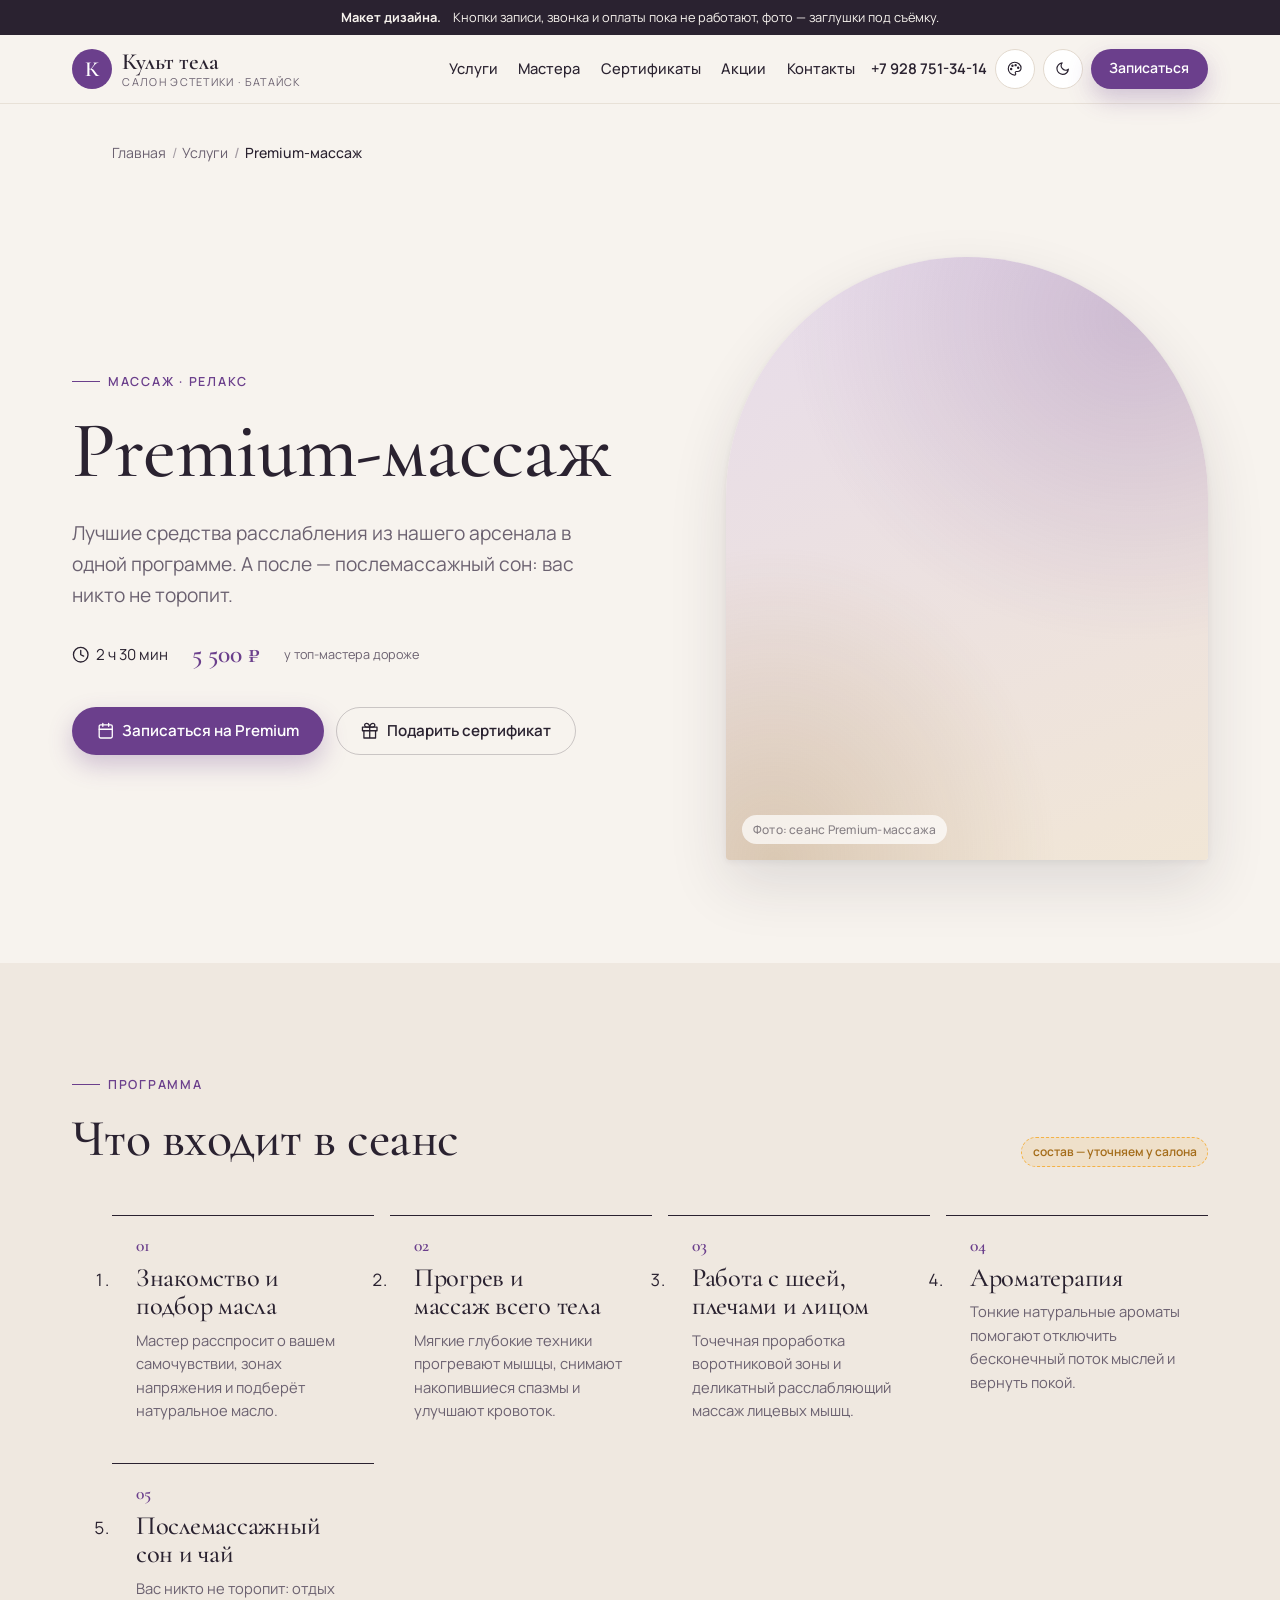
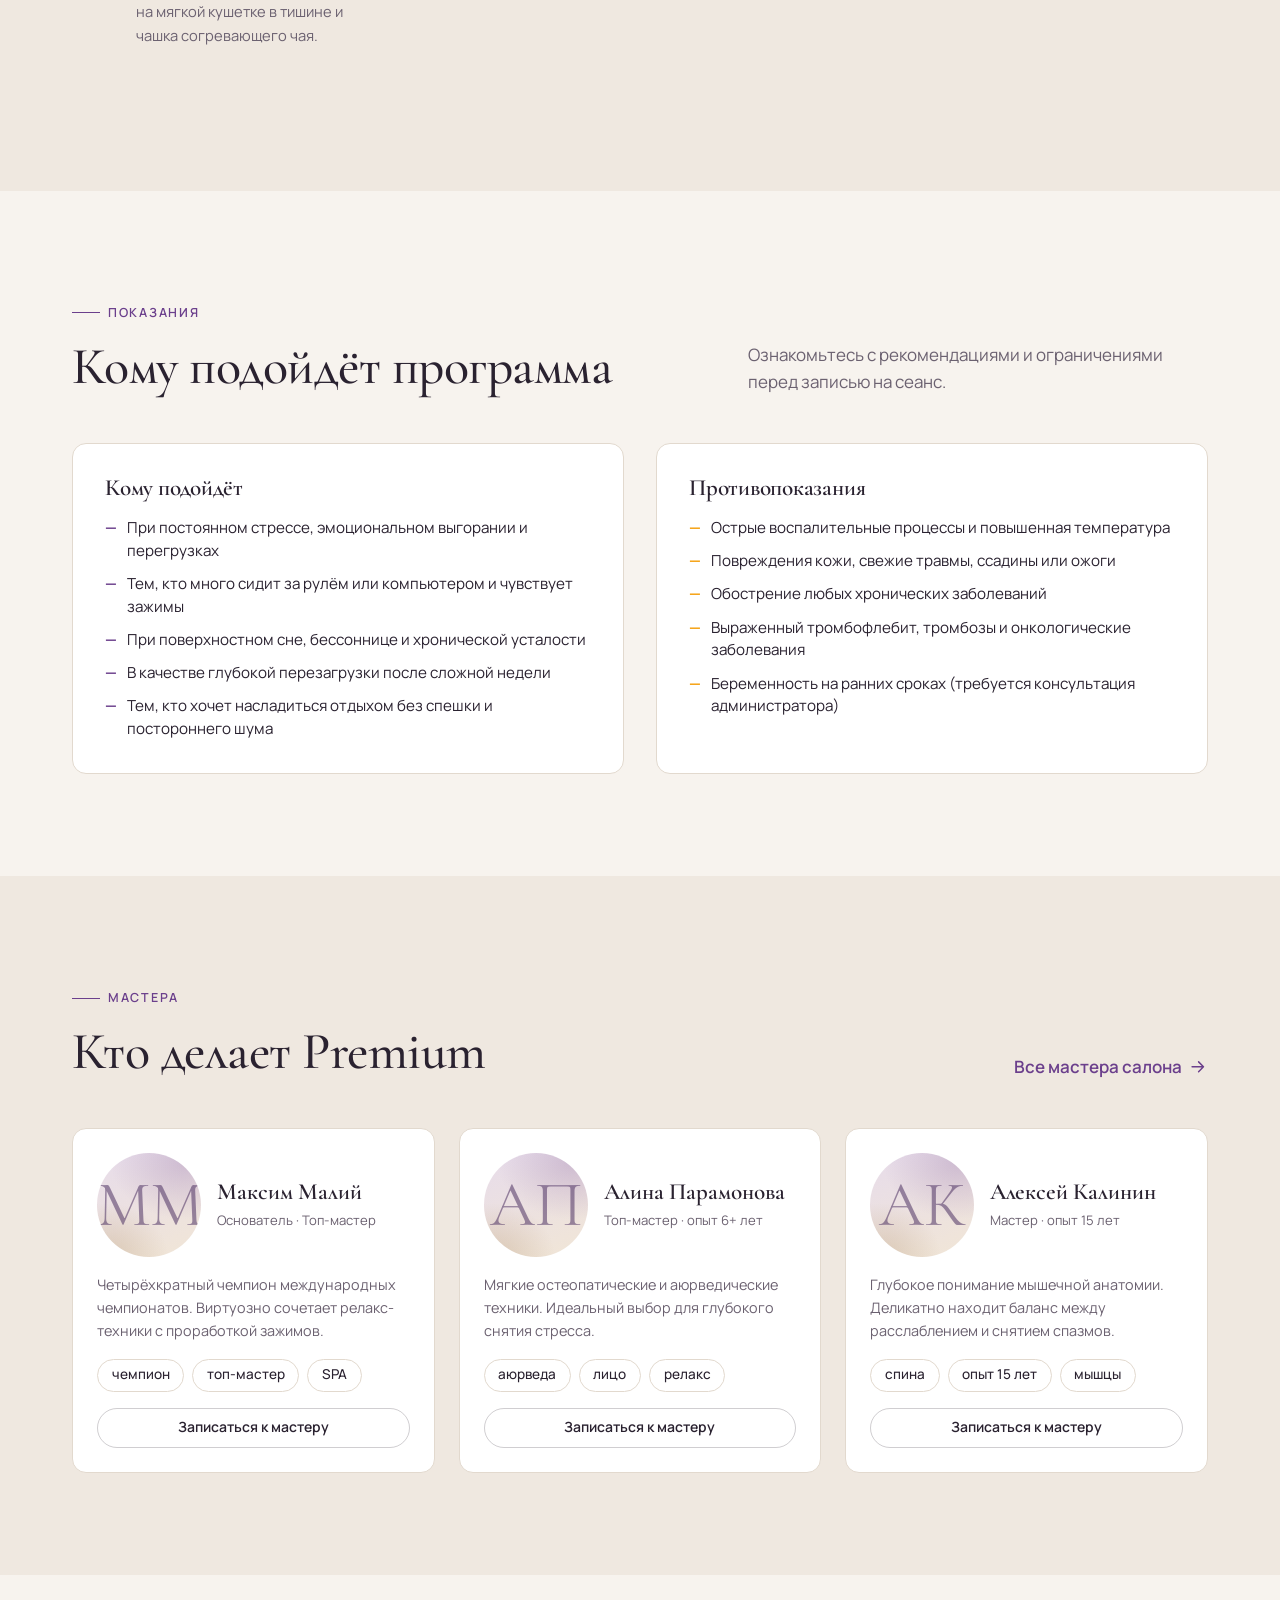
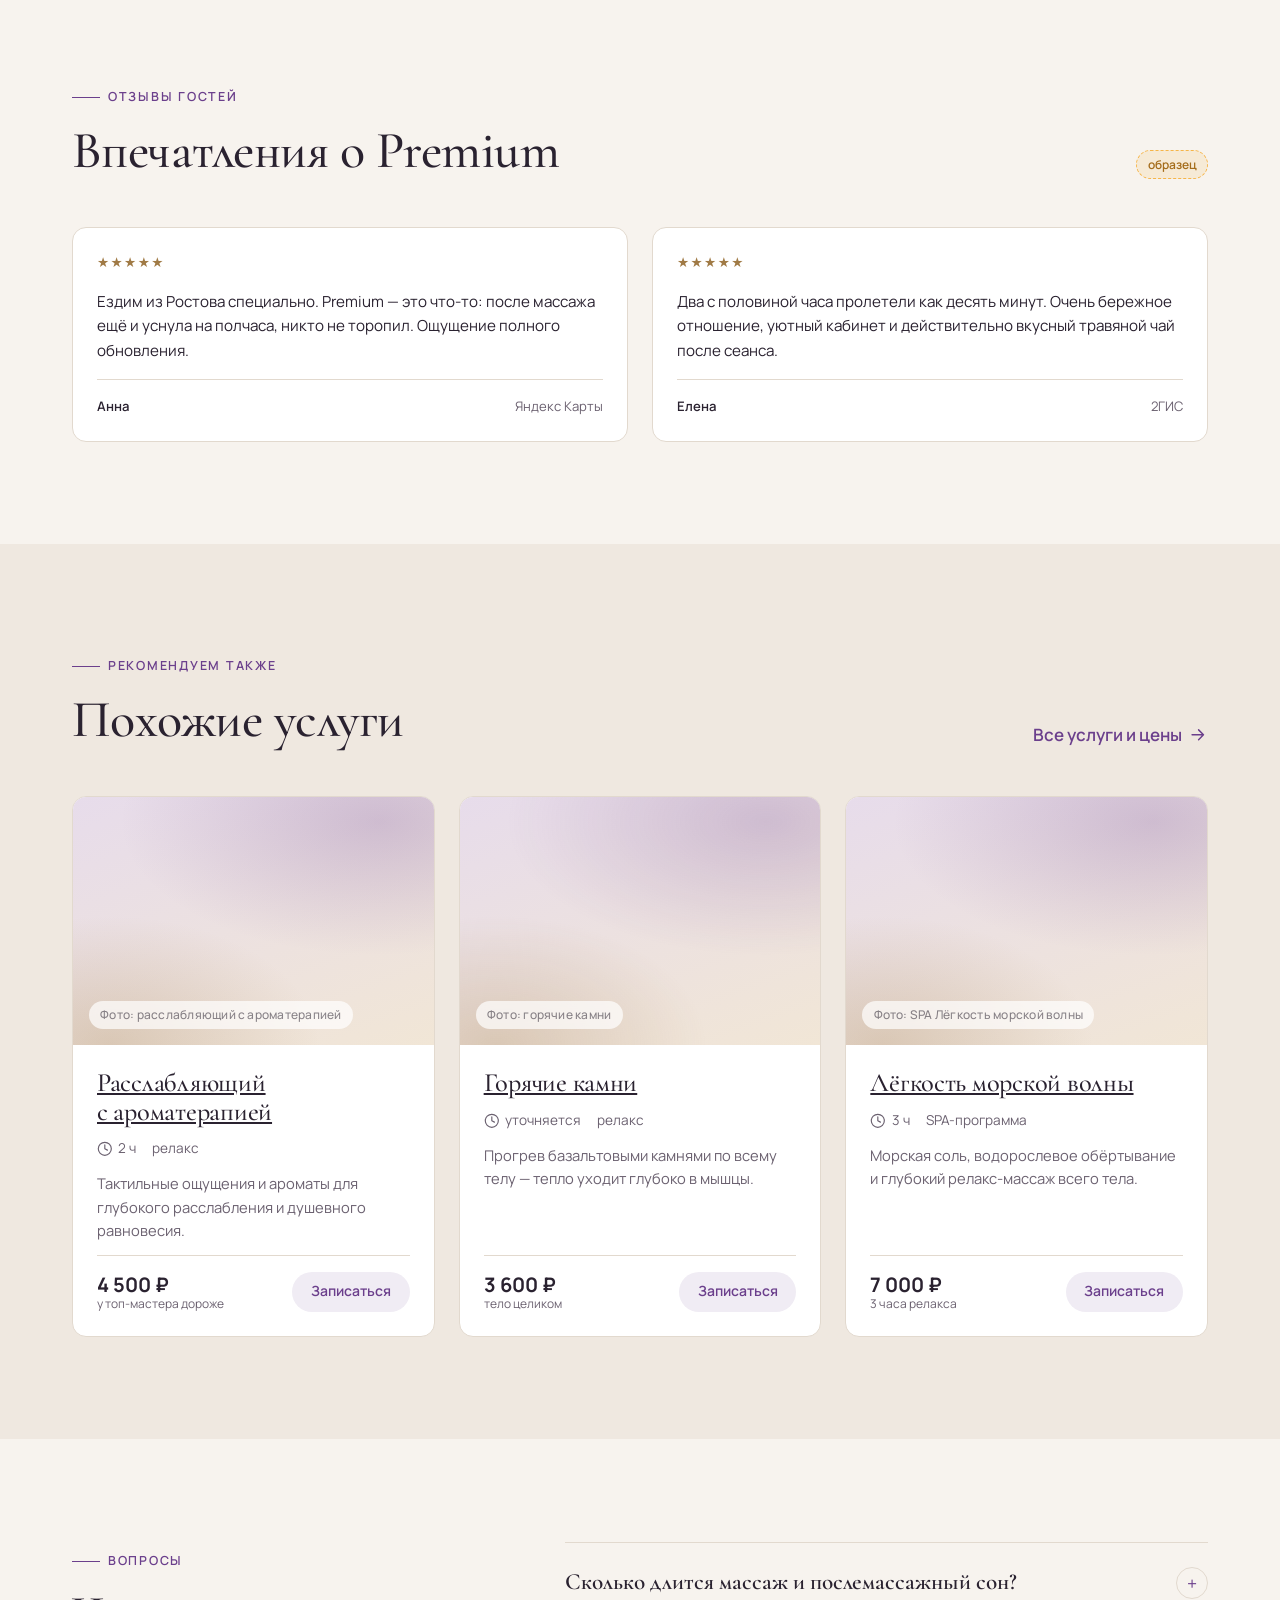
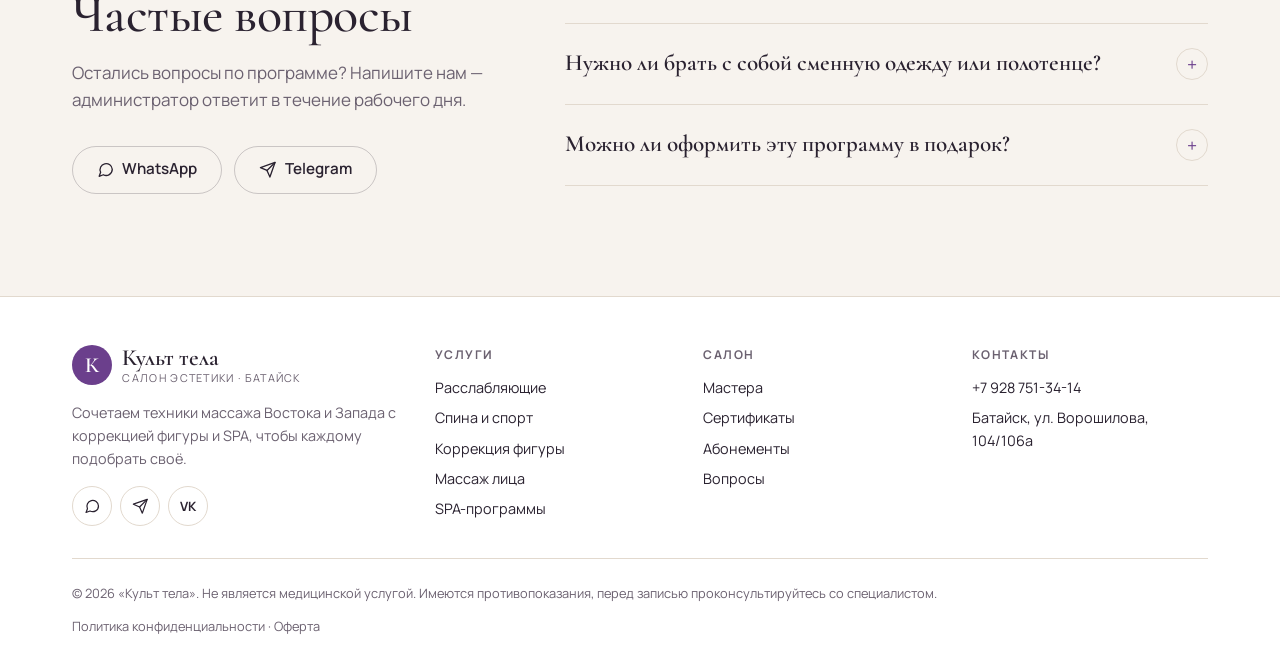
<file: usluga-premium.html>
<!doctype html>
<html lang="ru">
<head>
  <meta charset="utf-8">
  <meta name="viewport" content="width=device-width, initial-scale=1, viewport-fit=cover">
  <title>Premium-массаж — салон эстетики «Культ тела», Батайск</title>
  <meta name="description" content="Premium-массаж 2 ч 30 мин с послемассажным сном в Батайске. Лучшие техники расслабления и чайная церемония. Онлайн-запись и сертификаты.">
  <meta property="og:title" content="Premium-массаж — «Культ тела», Батайск">
  <meta property="og:description" content="2 ч 30 мин расслабления с послемассажным сном: вас никто не торопит.">
  <meta property="og:type" content="website">
  <meta property="og:locale" content="ru_RU">
  <link rel="preconnect" href="https://fonts.googleapis.com">
  <link rel="preconnect" href="https://fonts.gstatic.com" crossorigin>
  <link rel="stylesheet" href="https://fonts.googleapis.com/css2?family=Cormorant+Garamond:ital,wght@0,500;0,600;1,500&family=Manrope:wght@400;500;600;700&display=swap&subset=cyrillic">
  <script src="assets/js/config.js"></script>
  <script src="assets/js/theme-init.js"></script>
  <link rel="stylesheet" href="assets/css/tokens.css">
  <link rel="stylesheet" href="assets/css/main.css">
  <link rel="stylesheet" href="assets/css/pages.css">
</head>
<body>
  <svg width="0" height="0" style="position:absolute" aria-hidden="true">
    <symbol id="i-phone" viewBox="0 0 24 24"><path d="M22 16.9v3a2 2 0 0 1-2.2 2 19.8 19.8 0 0 1-8.6-3.1 19.5 19.5 0 0 1-6-6A19.8 19.8 0 0 1 2.1 4.2 2 2 0 0 1 4.1 2h3a2 2 0 0 1 2 1.7c.1 1 .4 1.9.7 2.8a2 2 0 0 1-.5 2.1L8 9.9a16 16 0 0 0 6 6l1.3-1.3a2 2 0 0 1 2.1-.4c.9.3 1.8.6 2.8.7a2 2 0 0 1 1.7 2z"/></symbol>
    <symbol id="i-chat" viewBox="0 0 24 24"><path d="M21 11.5a8.4 8.4 0 0 1-12.3 7.4L3 21l2-5.5A8.4 8.4 0 1 1 21 11.5z"/></symbol>
    <symbol id="i-send" viewBox="0 0 24 24"><path d="m22 2-7 20-4-9-9-4z"/><path d="M22 2 11 13"/></symbol>
    <symbol id="i-calendar" viewBox="0 0 24 24"><rect x="3" y="4" width="18" height="18" rx="2"/><path d="M16 2v4M8 2v4M3 10h18"/></symbol>
    <symbol id="i-gift" viewBox="0 0 24 24"><path d="M20 12v10H4V12M2 7h20v5H2zM12 22V7"/><path d="M12 7H7.5a2.5 2.5 0 0 1 0-5C11 2 12 7 12 7zM12 7h4.5a2.5 2.5 0 0 0 0-5C13 2 12 7 12 7z"/></symbol>
    <symbol id="i-leaf" viewBox="0 0 24 24"><path d="M11 20A7 7 0 0 1 9.8 6.1C15.5 5 17 4.5 19 2c1 2 2 4.2 2 8 0 5.5-4.8 10-10 10z"/><path d="M2 21c0-3 1.9-5.4 5.1-6C9.5 14.5 12 13 13 12"/></symbol>
    <symbol id="i-activity" viewBox="0 0 24 24"><path d="M22 12h-4l-3 9L9 3l-3 9H2"/></symbol>
    <symbol id="i-figure" viewBox="0 0 24 24"><circle cx="12" cy="4.5" r="2.5"/><path d="M9 22l1-7-3-3 2-4h6l2 4-3 3 1 7"/></symbol>
    <symbol id="i-face" viewBox="0 0 24 24"><circle cx="12" cy="12" r="10"/><path d="M8 14s1.5 2 4 2 4-2 4-2M9 9h.01M15 9h.01"/></symbol>
    <symbol id="i-heart" viewBox="0 0 24 24"><path d="M20.8 4.6a5.5 5.5 0 0 0-7.8 0L12 5.7l-1-1.1a5.5 5.5 0 0 0-7.8 7.8l1 1.1L12 21l7.8-7.5 1-1.1a5.5 5.5 0 0 0 0-7.8z"/></symbol>
    <symbol id="i-pin" viewBox="0 0 24 24"><path d="M20 10c0 6-8 12-8 12s-8-6-8-12a8 8 0 0 1 16 0z"/><circle cx="12" cy="10" r="3"/></symbol>
    <symbol id="i-clock" viewBox="0 0 24 24"><circle cx="12" cy="12" r="10"/><path d="M12 6v6l4 2"/></symbol>
    <symbol id="i-sun" viewBox="0 0 24 24"><circle cx="12" cy="12" r="4"/><path d="M12 2v2M12 20v2M4.9 4.9l1.4 1.4M17.7 17.7l1.4 1.4M2 12h2M20 12h2M4.9 19.1l1.4-1.4M17.7 6.3l1.4-1.4"/></symbol>
    <symbol id="i-moon" viewBox="0 0 24 24"><path d="M21 12.8A9 9 0 1 1 11.2 3a7 7 0 0 0 9.8 9.8z"/></symbol>
    <symbol id="i-palette" viewBox="0 0 24 24"><circle cx="13.5" cy="6.5" r="1"/><circle cx="17.5" cy="10.5" r="1"/><circle cx="8.5" cy="7.5" r="1"/><circle cx="6.5" cy="12.5" r="1"/><path d="M12 2a10 10 0 0 0 0 20c.9 0 1.7-.8 1.7-1.7 0-.4-.2-.8-.4-1.1-.3-.3-.4-.7-.4-1.1 0-.9.8-1.7 1.7-1.7h2A5.6 5.6 0 0 0 22 11c0-5-4.5-9-10-9z"/></symbol>
    <symbol id="i-menu" viewBox="0 0 24 24"><path d="M3 6h18M3 12h18M3 18h18"/></symbol>
    <symbol id="i-arrow" viewBox="0 0 24 24"><path d="M5 12h14M13 6l6 6-6 6"/></symbol>
    <symbol id="i-coffee" viewBox="0 0 24 24"><path d="M17 8h1a4 4 0 0 1 0 8h-1M3 8h14v9a4 4 0 0 1-4 4H7a4 4 0 0 1-4-4z"/><path d="M6 2v2M10 2v2M14 2v2"/></symbol>
    <symbol id="i-award" viewBox="0 0 24 24"><circle cx="12" cy="8" r="6"/><path d="M15.5 13.2 17 22l-5-3-5 3 1.5-8.8"/></symbol>
    <symbol id="i-car" viewBox="0 0 24 24"><path d="M5 17h14M5 17a2 2 0 1 1-4 0v-5l2-5h18l2 5v5a2 2 0 1 1-4 0"/><circle cx="7" cy="17" r="2"/><circle cx="17" cy="17" r="2"/></symbol>
    <symbol id="i-star" viewBox="0 0 24 24"><path d="m12 2 3.1 6.3 6.9 1-5 4.9 1.2 6.8-6.2-3.2L5.8 21 7 14.2 2 9.3l6.9-1z"/></symbol>
  </svg>

  <div class="demo-ribbon demo-only">
    <b>Макет дизайна.</b>
    <span>Кнопки записи, звонка и оплаты пока не работают, фото — заглушки под съёмку.</span>
  </div>

  <header class="header">
    <div class="container header__row">
      <a class="logo" href="index.html" aria-label="Культ тела — на главную">
        <span class="logo__mark">К</span>
        <span class="logo__text">
          <span class="logo__name">Культ тела</span>
          <span class="logo__sub">салон эстетики · Батайск</span>
        </span>
      </a>

      <nav class="nav" aria-label="Основное меню">
        <a href="uslugi.html">Услуги</a>
        <a href="mastera.html">Мастера</a>
        <a href="sertifikaty.html">Сертификаты</a>
        <a href="index.html#promo">Акции</a>
        <a href="index.html#contacts">Контакты</a>
      </nav>

      <div class="header__actions">
        <a class="header__phone" href="#" data-action="call" data-contact="phoneText">+7 928 751-34-14</a>
        <div class="palette" data-palette-root>
          <button class="icon-btn" type="button" data-palette-trigger aria-haspopup="true" aria-expanded="false" aria-label="Палитра">
            <svg class="icon"><use href="#i-palette"/></svg>
          </button>
          <div class="palette__menu" data-palette-menu role="menu" hidden>
            <button class="palette__opt" type="button" role="menuitemradio" data-palette-value="kult">
              <span class="palette__sw"><i style="background:#6B3F8C"></i><i style="background:#A07A45"></i><i style="background:#F7F3EE"></i></span>
              Аметист — фирменная
            </button>
            <button class="palette__opt" type="button" role="menuitemradio" data-palette-value="olive">
              <span class="palette__sw"><i style="background:#4C6A47"></i><i style="background:#A8774A"></i><i style="background:#F4F2EC"></i></span>
              Олива — эко-спа
            </button>
            <button class="palette__opt" type="button" role="menuitemradio" data-palette-value="iris">
              <span class="palette__sw"><i style="background:#6B46E5"></i><i style="background:#0891B2"></i><i style="background:#F4F6FA"></i></span>
              Ирис — современная
            </button>
          </div>
        </div>
        <button class="icon-btn" type="button" data-theme-toggle aria-label="Светлая или тёмная тема">
          <svg class="icon"><use href="#i-moon"/></svg>
        </button>
        <a class="btn btn--primary btn--sm header__book" href="#" data-action="book">Записаться</a>
        <button class="icon-btn burger" type="button" data-burger aria-expanded="false" aria-label="Меню">
          <svg class="icon"><use href="#i-menu"/></svg>
        </button>
      </div>
    </div>
    <nav class="mobile-nav" data-mobile-nav hidden aria-label="Мобильное меню">
      <div class="container">
        <ul>
          <li><a href="uslugi.html">Услуги и цены</a></li>
          <li><a href="mastera.html">Мастера</a></li>
          <li><a href="sertifikaty.html">Сертификаты</a></li>
          <li><a href="index.html#promo">Акции</a></li>
          <li><a href="index.html#faq">Вопросы</a></li>
          <li><a href="index.html#contacts">Контакты</a></li>
        </ul>
      </div>
    </nav>
  </header>

  <main>
    <div class="container" style="padding-top:var(--s-4)">
      <nav class="crumbs" aria-label="Хлебные крошки">
        <ol>
          <li><a href="index.html">Главная</a></li>
          <li><a href="uslugi.html">Услуги</a></li>
          <li aria-current="page">Premium-массаж</li>
        </ol>
      </nav>
    </div>

    <section class="hero">
      <div class="container hero__grid">
        <div>
          <span class="eyebrow">Массаж · релакс</span>
          <h1 class="hero__title">Premium-массаж</h1>
          <p class="hero__lead">Лучшие средства расслабления из нашего арсенала в одной программе. А после — послемассажный сон: вас никто не торопит.</p>
          <div class="facts-row">
            <div class="facts-row__item">
              <svg class="icon"><use href="#i-clock"/></svg>
              <span>2 ч 30 мин</span>
            </div>
            <div class="facts-row__item">
              <span class="price">5 500 ₽</span>
            </div>
            <div class="facts-row__item">
              <small class="muted">у топ-мастера дороже</small>
            </div>
          </div>
          <div class="hero__cta">
            <a class="btn btn--primary" href="#" data-action="book" data-service="premium" data-title="Premium">
              <svg class="icon"><use href="#i-calendar"/></svg>
              Записаться на Premium
            </a>
            <a class="btn btn--ghost" href="#" data-action="certificate" data-title="Premium">
              <svg class="icon"><use href="#i-gift"/></svg>
              Подарить сертификат
            </a>
          </div>
        </div>

        <div class="hero__visual">
          <div class="ph ph--arch" data-label="Фото: сеанс Premium-массажа"></div>
        </div>
      </div>
    </section>

    <section class="section section--alt">
      <div class="container">
        <div class="section__head reveal">
          <div>
            <span class="eyebrow">Программа</span>
            <h2 class="section__title">Что входит в сеанс</h2>
          </div>
          <span class="demo-note demo-only">состав — уточняем у салона</span>
        </div>

        <ol class="steps reveal">
          <li class="step">
            <h3>Знакомство и подбор масла</h3>
            <p>Мастер расспросит о вашем самочувствии, зонах напряжения и подберёт натуральное масло.</p>
          </li>
          <li class="step">
            <h3>Прогрев и массаж всего тела</h3>
            <p>Мягкие глубокие техники прогревают мышцы, снимают накопившиеся спазмы и улучшают кровоток.</p>
          </li>
          <li class="step">
            <h3>Работа с шеей, плечами и лицом</h3>
            <p>Точечная проработка воротниковой зоны и деликатный расслабляющий массаж лицевых мышц.</p>
          </li>
          <li class="step">
            <h3>Ароматерапия</h3>
            <p>Тонкие натуральные ароматы помогают отключить бесконечный поток мыслей и вернуть покой.</p>
          </li>
          <li class="step">
            <h3>Послемассажный сон и чай</h3>
            <p>Вас никто не торопит: отдых на мягкой кушетке в тишине и чашка согревающего чая.</p>
          </li>
        </ol>
      </div>
    </section>

    <section class="section">
      <div class="container">
        <div class="section__head reveal">
          <div>
            <span class="eyebrow">Показания</span>
            <h2 class="section__title">Кому подойдёт программа</h2>
          </div>
          <p class="section__lead">Ознакомьтесь с рекомендациями и ограничениями перед записью на сеанс.</p>
        </div>

        <div class="split reveal">
          <div class="list-card">
            <h3 class="list-card__title">Кому подойдёт</h3>
            <ul class="checklist">
              <li>При постоянном стрессе, эмоциональном выгорании и перегрузках</li>
              <li>Тем, кто много сидит за рулём или компьютером и чувствует зажимы</li>
              <li>При поверхностном сне, бессоннице и хронической усталости</li>
              <li>В качестве глубокой перезагрузки после сложной недели</li>
              <li>Тем, кто хочет насладиться отдыхом без спешки и постороннего шума</li>
            </ul>
          </div>

          <div class="list-card">
            <h3 class="list-card__title">Противопоказания</h3>
            <ul class="checklist checklist--danger">
              <li>Острые воспалительные процессы и повышенная температура</li>
              <li>Повреждения кожи, свежие травмы, ссадины или ожоги</li>
              <li>Обострение любых хронических заболеваний</li>
              <li>Выраженный тромбофлебит, тромбозы и онкологические заболевания</li>
              <li>Беременность на ранних сроках (требуется консультация администратора)</li>
            </ul>
          </div>
        </div>
      </div>
    </section>

    <section class="section section--alt">
      <div class="container">
        <div class="section__head reveal">
          <div>
            <span class="eyebrow">Мастера</span>
            <h2 class="section__title">Кто делает Premium</h2>
          </div>
          <a class="link-arrow" href="mastera.html">Все мастера салона <svg class="icon"><use href="#i-arrow"/></svg></a>
        </div>

        <div class="grid reveal" style="--min:16rem">
          <article class="card master">
            <div class="master__head">
              <div class="ph ph--round"><span class="ph__mono">ММ</span></div>
              <div>
                <div class="master__name">Максим Малий</div>
                <div class="master__role">Основатель · Топ-мастер</div>
              </div>
            </div>
            <p class="master__text">Четырёхкратный чемпион международных чемпионатов. Виртуозно сочетает релакс-техники с проработкой зажимов.</p>
            <div class="chips"><span class="chip">чемпион</span><span class="chip">топ-мастер</span><span class="chip">SPA</span></div>
            <a class="btn btn--ghost btn--sm btn--block" href="#" data-action="book" data-service="premium" data-master="maliy" data-title="Максим Малий — Premium">Записаться к мастеру</a>
          </article>

          <article class="card master">
            <div class="master__head">
              <div class="ph ph--round"><span class="ph__mono">АП</span></div>
              <div>
                <div class="master__name">Алина Парамонова</div>
                <div class="master__role">Топ-мастер · опыт 6+ лет</div>
              </div>
            </div>
            <p class="master__text">Мягкие остеопатические и аюрведические техники. Идеальный выбор для глубокого снятия стресса.</p>
            <div class="chips"><span class="chip">аюрведа</span><span class="chip">лицо</span><span class="chip">релакс</span></div>
            <a class="btn btn--ghost btn--sm btn--block" href="#" data-action="book" data-service="premium" data-master="paramonova" data-title="Алина Парамонова — Premium">Записаться к мастеру</a>
          </article>

          <article class="card master">
            <div class="master__head">
              <div class="ph ph--round"><span class="ph__mono">АК</span></div>
              <div>
                <div class="master__name">Алексей Калинин</div>
                <div class="master__role">Мастер · опыт 15 лет</div>
              </div>
            </div>
            <p class="master__text">Глубокое понимание мышечной анатомии. Деликатно находит баланс между расслаблением и снятием спазмов.</p>
            <div class="chips"><span class="chip">спина</span><span class="chip">опыт 15 лет</span><span class="chip">мышцы</span></div>
            <a class="btn btn--ghost btn--sm btn--block" href="#" data-action="book" data-service="premium" data-master="kalinin" data-title="Алексей Калинин — Premium">Записаться к мастеру</a>
          </article>
        </div>
      </div>
    </section>

    <section class="section">
      <div class="container">
        <div class="section__head reveal">
          <div>
            <span class="eyebrow">Отзывы гостей</span>
            <h2 class="section__title">Впечатления о Premium</h2>
          </div>
          <span class="demo-note demo-only">образец</span>
        </div>

        <div class="grid reveal" style="--min:18rem">
          <article class="card review">
            <span class="stars">★★★★★</span>
            <p class="review__text">Ездим из Ростова специально. Premium — это что-то: после массажа ещё и уснула на полчаса, никто не торопил. Ощущение полного обновления.</p>
            <div class="review__foot"><span class="review__who">Анна</span><span>Яндекс Карты</span></div>
          </article>

          <article class="card review">
            <span class="stars">★★★★★</span>
            <p class="review__text">Два с половиной часа пролетели как десять минут. Очень бережное отношение, уютный кабинет и действительно вкусный травяной чай после сеанса.</p>
            <div class="review__foot"><span class="review__who">Елена</span><span>2ГИС</span></div>
          </article>
        </div>
      </div>
    </section>

    <section class="section section--alt">
      <div class="container">
        <div class="section__head reveal">
          <div>
            <span class="eyebrow">Рекомендуем также</span>
            <h2 class="section__title">Похожие услуги</h2>
          </div>
          <a class="link-arrow" href="uslugi.html">Все услуги и цены <svg class="icon"><use href="#i-arrow"/></svg></a>
        </div>

        <div class="grid svc reveal">
          <article class="card">
            <div class="svc__media">
              <div class="ph" data-label="Фото: расслабляющий с ароматерапией"></div>
            </div>
            <div class="svc__body">
              <h3><a href="usluga-premium.html">Расслабляющий с ароматерапией</a></h3>
              <div class="svc__meta"><span><svg class="icon"><use href="#i-clock"/></svg>2 ч</span><span>релакс</span></div>
              <p class="svc__text">Тактильные ощущения и ароматы для глубокого расслабления и душевного равновесия.</p>
              <div class="svc__foot">
                <div class="svc__price"><span class="price">4 500 ₽</span><small>у топ-мастера дороже</small></div>
                <a class="btn btn--soft btn--sm" href="#" data-action="book" data-service="aroma" data-title="Расслабляющий с ароматерапией">Записаться</a>
              </div>
            </div>
          </article>

          <article class="card">
            <div class="svc__media">
              <div class="ph" data-label="Фото: горячие камни"></div>
            </div>
            <div class="svc__body">
              <h3><a href="usluga-premium.html">Горячие камни</a></h3>
              <div class="svc__meta"><span><svg class="icon"><use href="#i-clock"/></svg>уточняется</span><span>релакс</span></div>
              <p class="svc__text">Прогрев базальтовыми камнями по всему телу — тепло уходит глубоко в мышцы.</p>
              <div class="svc__foot">
                <div class="svc__price"><span class="price">3 600 ₽</span><small>тело целиком</small></div>
                <a class="btn btn--soft btn--sm" href="#" data-action="book" data-service="stones" data-title="Горячие камни">Записаться</a>
              </div>
            </div>
          </article>

          <article class="card">
            <div class="svc__media">
              <div class="ph" data-label="Фото: SPA Лёгкость морской волны"></div>
            </div>
            <div class="svc__body">
              <h3><a href="usluga-premium.html">Лёгкость морской волны</a></h3>
              <div class="svc__meta"><span><svg class="icon"><use href="#i-clock"/></svg>3 ч</span><span>SPA-программа</span></div>
              <p class="svc__text">Морская соль, водорослевое обёртывание и глубокий релакс-массаж всего тела.</p>
              <div class="svc__foot">
                <div class="svc__price"><span class="price">7 000 ₽</span><small>3 часа релакса</small></div>
                <a class="btn btn--soft btn--sm" href="#" data-action="book" data-service="spa_wave" data-title="Лёгкость морской волны">Записаться</a>
              </div>
            </div>
          </article>
        </div>
      </div>
    </section>

    <section class="section">
      <div class="container faq">
        <div class="reveal">
          <span class="eyebrow">Вопросы</span>
          <h2>Частые вопросы</h2>
          <p class="muted" style="margin-top:var(--s-3)">Остались вопросы по программе? Напишите нам — администратор ответит в течение рабочего дня.</p>
          <div class="hero__cta">
            <a class="btn btn--ghost" href="#" data-action="whatsapp"><svg class="icon"><use href="#i-chat"/></svg>WhatsApp</a>
            <a class="btn btn--ghost" href="#" data-action="telegram"><svg class="icon"><use href="#i-send"/></svg>Telegram</a>
          </div>
        </div>

        <div class="faq__list reveal">
          <details>
            <summary>Сколько длится массаж и послемассажный сон?</summary>
            <div class="faq__answer"><p>Вся программа занимает 2 часа 30 минут: около двух часов ручной работы мастера и 30 минут на спокойный послемассажный сон, чаепитие и неспешные сборы.</p></div>
          </details>
          <details>
            <summary>Нужно ли брать с собой сменную одежду или полотенце?</summary>
            <div class="faq__answer"><p>Ничего брать с собой не нужно. В салоне гостям выдаются индивидуальные комплекты: одноразовое бельё, тапочки, шапочка и мягкий махровый халат.</p></div>
          </details>
          <details>
            <summary>Можно ли оформить эту программу в подарок?</summary>
            <div class="faq__answer"><p>Да, Premium — самый популярный вариант для подарочных сертификатов. Электронный сертификат можно купить онлайн за две минуты или забрать в подарочном конверте в салоне.</p></div>
          </details>
        </div>
      </div>
    </section>
  </main>

  <footer class="footer">
    <div class="container">
      <div class="footer__grid">
        <div>
          <a class="logo" href="index.html">
            <span class="logo__mark">К</span>
            <span class="logo__text"><span class="logo__name">Культ тела</span><span class="logo__sub">салон эстетики · Батайск</span></span>
          </a>
          <p class="muted" style="margin-top:var(--s-3);max-width:36ch">Сочетаем техники массажа Востока и Запада с коррекцией фигуры и SPA, чтобы каждому подобрать своё.</p>
          <div class="socials">
            <a class="icon-btn" href="#" data-action="whatsapp" aria-label="WhatsApp"><svg class="icon"><use href="#i-chat"/></svg></a>
            <a class="icon-btn" href="#" data-action="telegram" aria-label="Telegram"><svg class="icon"><use href="#i-send"/></svg></a>
            <a class="icon-btn" href="#" data-action="vk" aria-label="ВКонтакте" style="font-weight:700;font-size:.8rem">VK</a>
          </div>
        </div>
        <div>
          <div class="footer__title">Услуги</div>
          <ul>
            <li><a href="uslugi.html#relax">Расслабляющие</a></li>
            <li><a href="uslugi.html#sport">Спина и спорт</a></li>
            <li><a href="uslugi.html#figure">Коррекция фигуры</a></li>
            <li><a href="uslugi.html#face">Массаж лица</a></li>
            <li><a href="uslugi.html#couple">SPA-программы</a></li>
          </ul>
        </div>
        <div>
          <div class="footer__title">Салон</div>
          <ul>
            <li><a href="mastera.html">Мастера</a></li>
            <li><a href="sertifikaty.html">Сертификаты</a></li>
            <li><a href="index.html#subscriptions">Абонементы</a></li>
            <li><a href="index.html#faq">Вопросы</a></li>
          </ul>
        </div>
        <div>
          <div class="footer__title">Контакты</div>
          <ul>
            <li><a href="#" data-action="call" data-contact="phoneText">+7 928 751-34-14</a></li>
            <li data-contact="address">Батайск, ул. Ворошилова, 104/106а</li>
          </ul>
        </div>
      </div>
      <div class="footer__legal">
        <span>© <span data-year>2026</span> «Культ тела». Не является медицинской услугой. Имеются противопоказания, перед записью проконсультируйтесь со специалистом.</span>
        <span><a href="#" data-action="page">Политика конфиденциальности</a> · <a href="#" data-action="page">Оферта</a></span>
      </div>
    </div>
  </footer>

  <nav class="bottom-bar" aria-label="Быстрые действия">
    <a class="btn btn--primary" href="#" data-action="book">Записаться</a>
    <a class="btn btn--soft" href="#" data-action="call"><svg class="icon"><use href="#i-phone"/></svg>Звонок</a>
    <a class="btn btn--soft" href="#" data-action="whatsapp"><svg class="icon"><use href="#i-chat"/></svg>WhatsApp</a>
    <a class="btn btn--soft" href="#" data-action="telegram"><svg class="icon"><use href="#i-send"/></svg>Telegram</a>
  </nav>

  <script src="assets/js/app.js"></script>
</body>
</html>
</file>
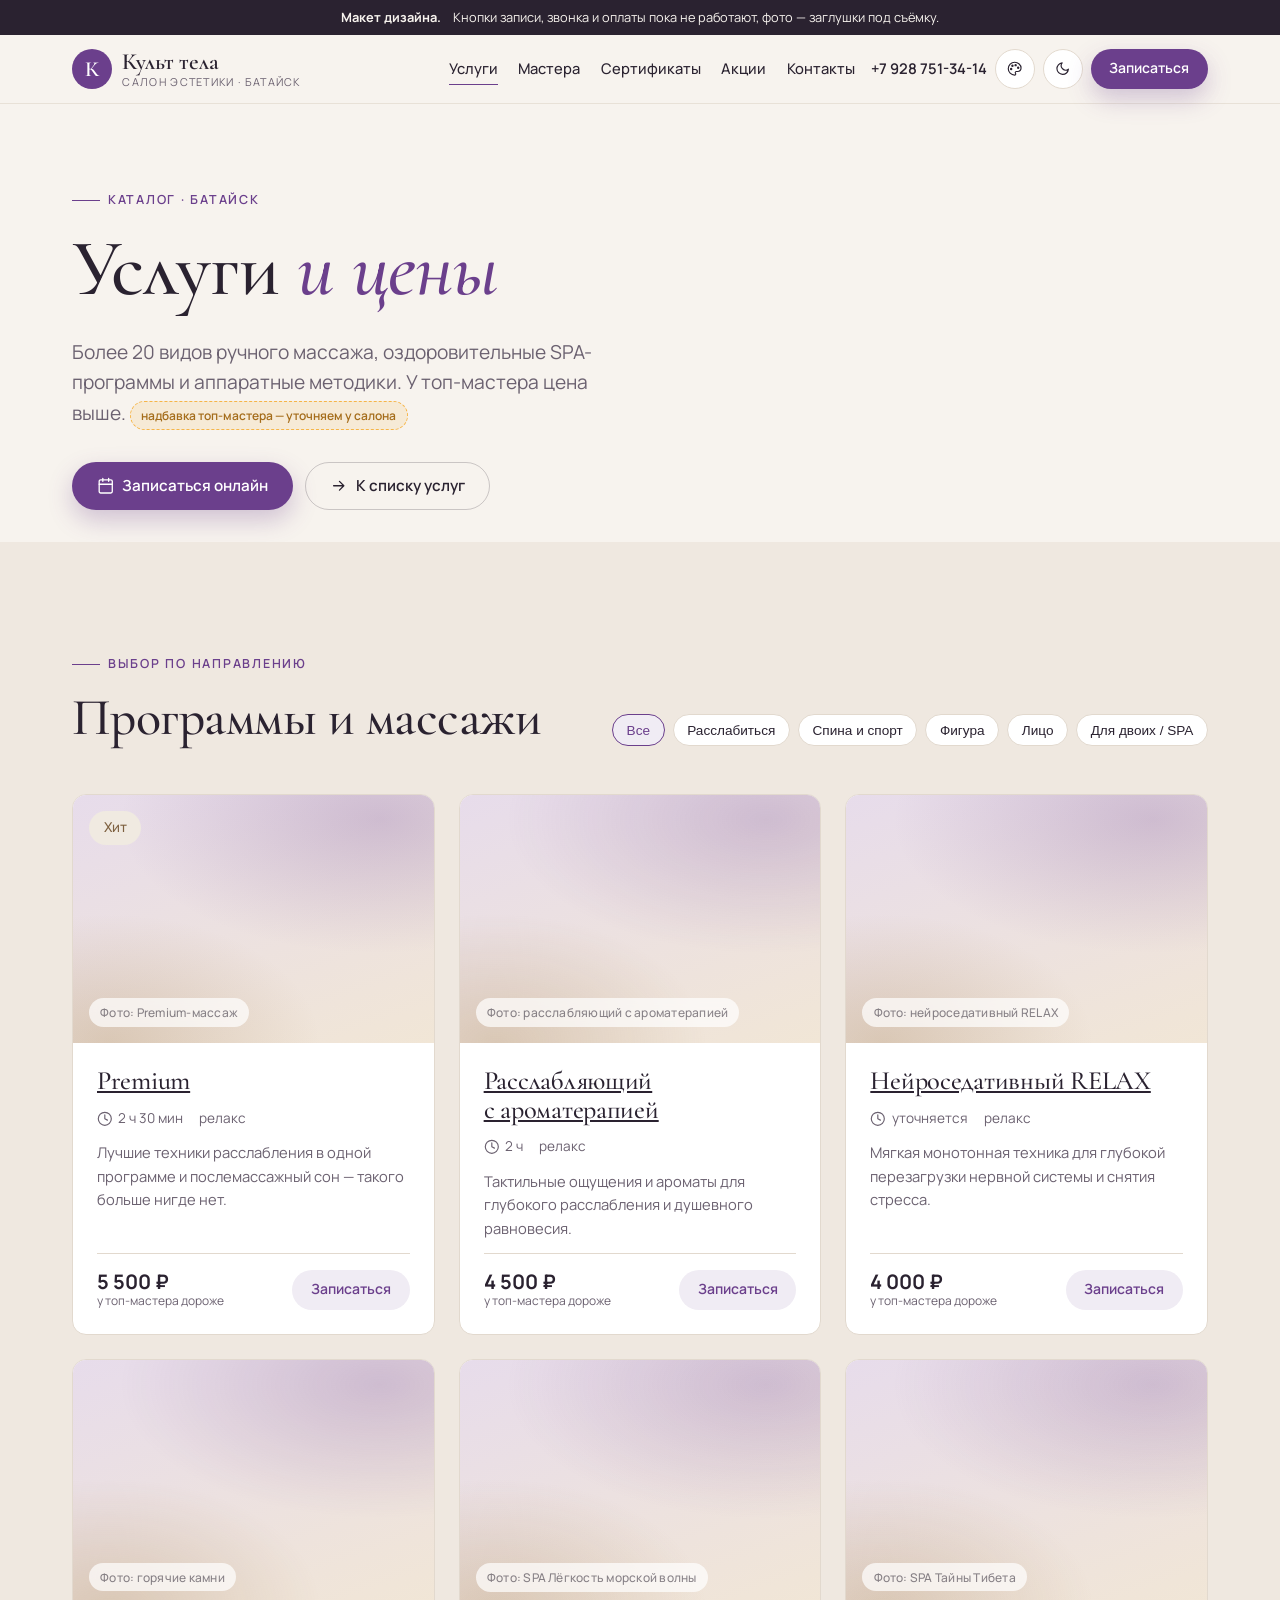
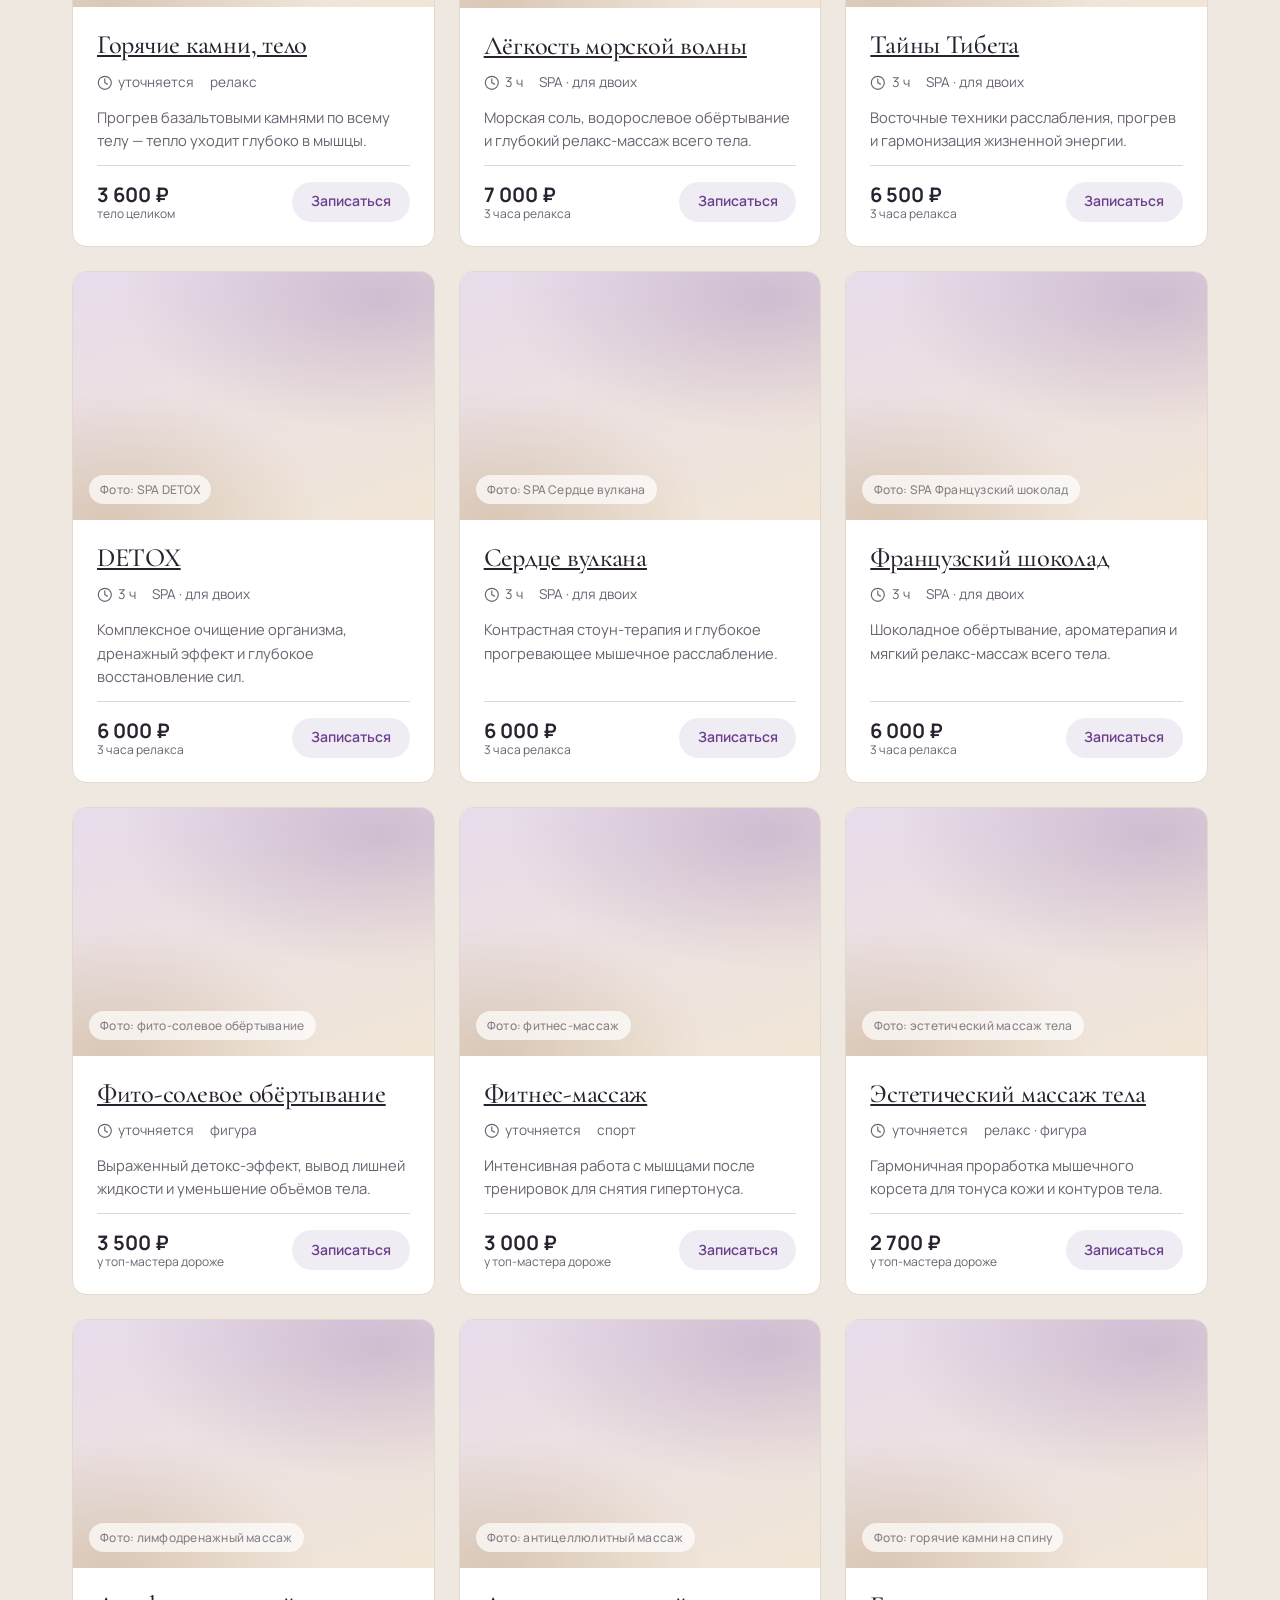
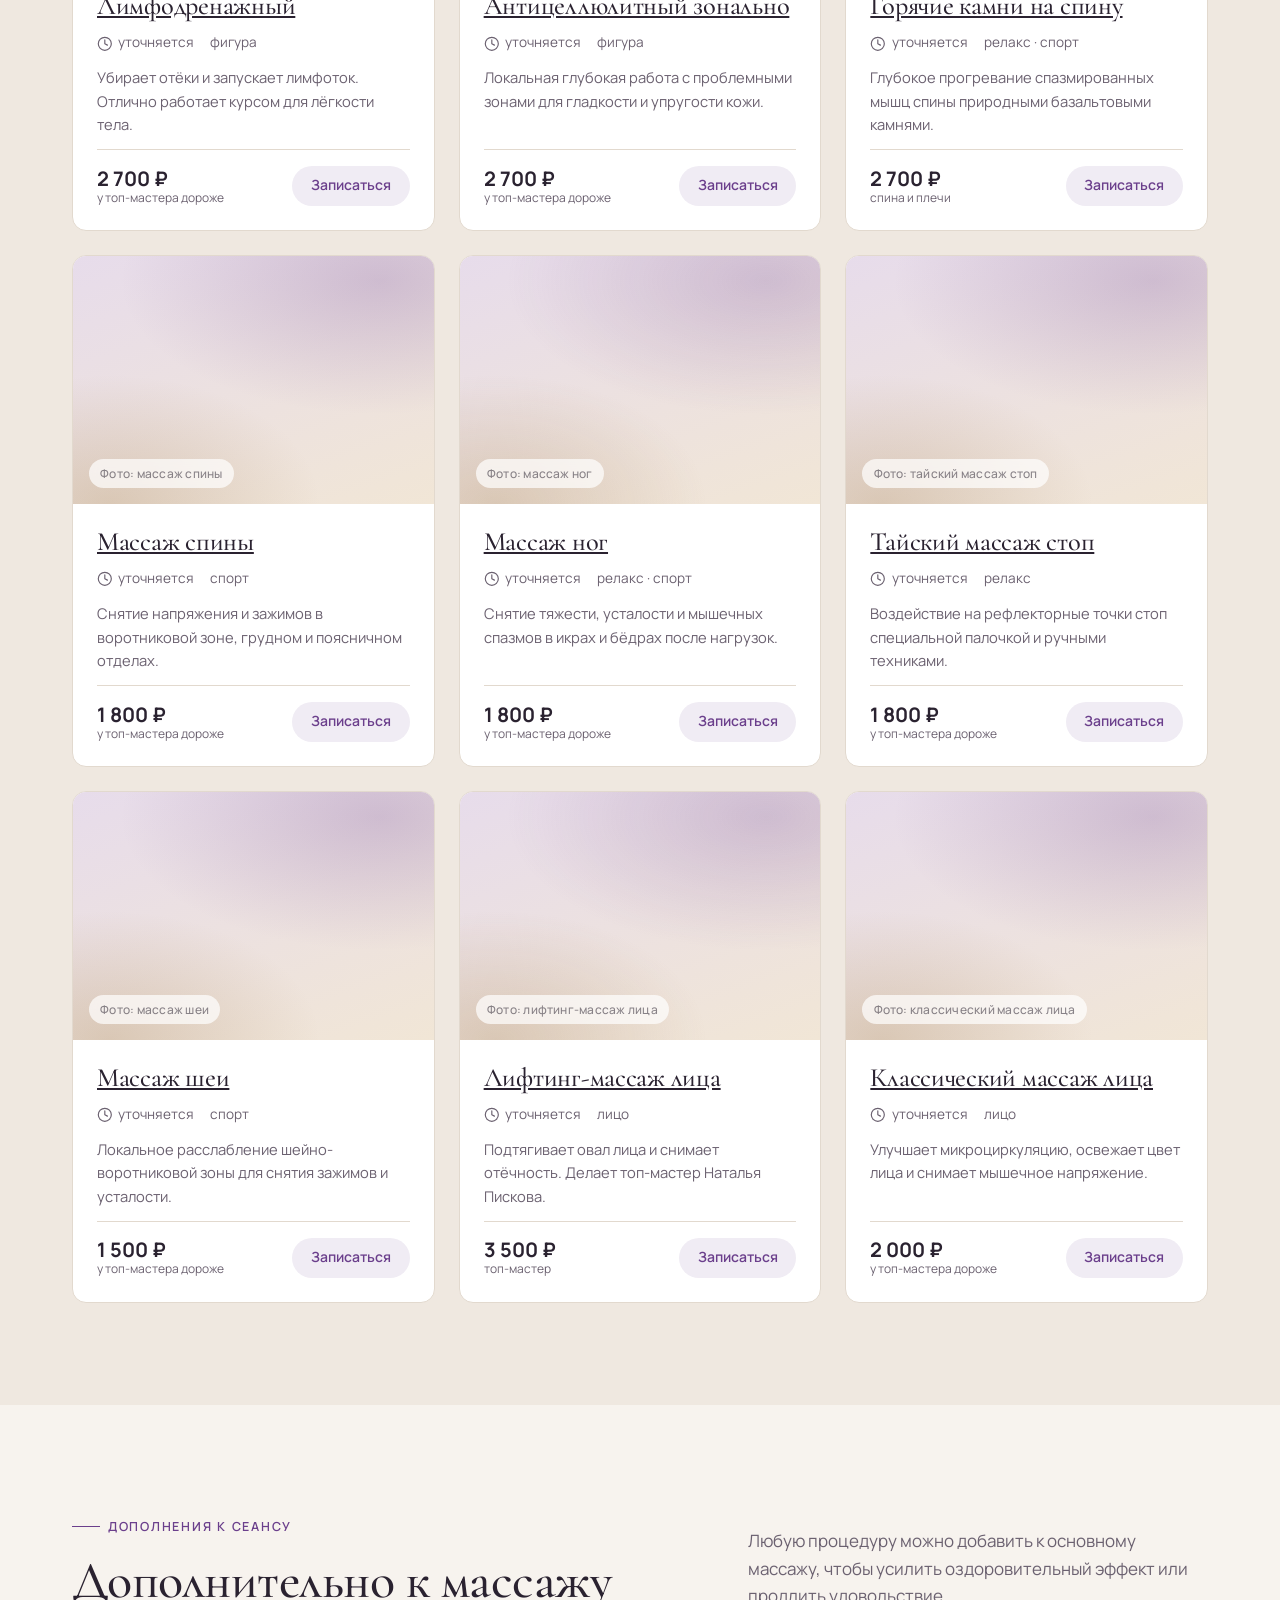
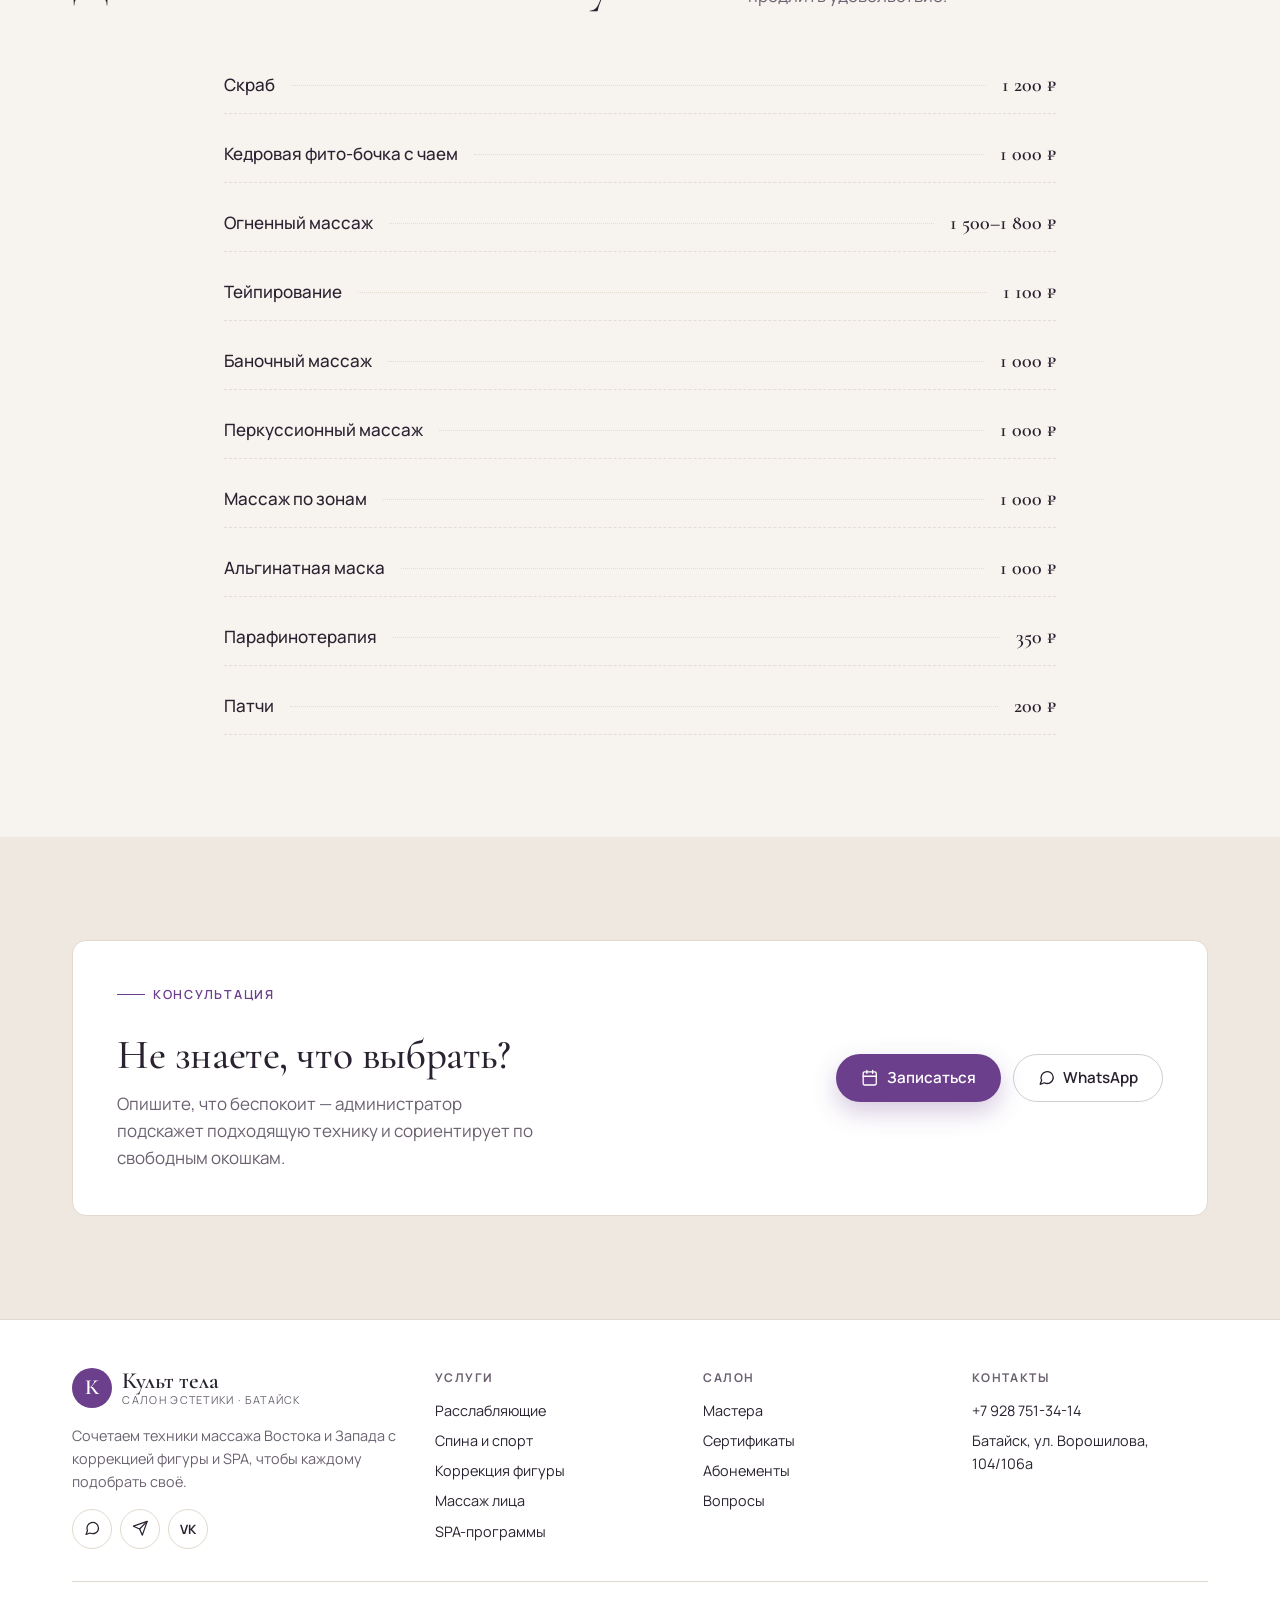
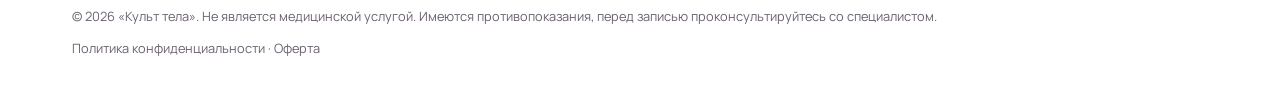
<file: uslugi.html>
<!doctype html>
<html lang="ru">
<head>
  <meta charset="utf-8">
  <meta name="viewport" content="width=device-width, initial-scale=1, viewport-fit=cover">
  <title>Услуги и цены — салон эстетики «Культ тела», Батайск</title>
  <meta name="description" content="Каталог услуг массажа и SPA в Батайске: более 20 видов ручного массажа, программы релаксации, коррекции фигуры и ухода за лицом. Цены и онлайн-запись.">
  <meta property="og:title" content="Услуги и цены — «Культ тела», Батайск">
  <meta property="og:description" content="Более 20 видов ручного массажа, SPA-программы, кедровая бочка и своя кофейня.">
  <meta property="og:type" content="website">
  <meta property="og:locale" content="ru_RU">
  <link rel="preconnect" href="https://fonts.googleapis.com">
  <link rel="preconnect" href="https://fonts.gstatic.com" crossorigin>
  <link rel="stylesheet" href="https://fonts.googleapis.com/css2?family=Cormorant+Garamond:ital,wght@0,500;0,600;1,500&family=Manrope:wght@400;500;600;700&display=swap&subset=cyrillic">
  <script src="assets/js/config.js"></script>
  <script src="assets/js/theme-init.js"></script>
  <link rel="stylesheet" href="assets/css/tokens.css">
  <link rel="stylesheet" href="assets/css/main.css">
  <link rel="stylesheet" href="assets/css/pages.css">
</head>
<body>
  <svg width="0" height="0" style="position:absolute" aria-hidden="true">
    <symbol id="i-phone" viewBox="0 0 24 24"><path d="M22 16.9v3a2 2 0 0 1-2.2 2 19.8 19.8 0 0 1-8.6-3.1 19.5 19.5 0 0 1-6-6A19.8 19.8 0 0 1 2.1 4.2 2 2 0 0 1 4.1 2h3a2 2 0 0 1 2 1.7c.1 1 .4 1.9.7 2.8a2 2 0 0 1-.5 2.1L8 9.9a16 16 0 0 0 6 6l1.3-1.3a2 2 0 0 1 2.1-.4c.9.3 1.8.6 2.8.7a2 2 0 0 1 1.7 2z"/></symbol>
    <symbol id="i-chat" viewBox="0 0 24 24"><path d="M21 11.5a8.4 8.4 0 0 1-12.3 7.4L3 21l2-5.5A8.4 8.4 0 1 1 21 11.5z"/></symbol>
    <symbol id="i-send" viewBox="0 0 24 24"><path d="m22 2-7 20-4-9-9-4z"/><path d="M22 2 11 13"/></symbol>
    <symbol id="i-calendar" viewBox="0 0 24 24"><rect x="3" y="4" width="18" height="18" rx="2"/><path d="M16 2v4M8 2v4M3 10h18"/></symbol>
    <symbol id="i-gift" viewBox="0 0 24 24"><path d="M20 12v10H4V12M2 7h20v5H2zM12 22V7"/><path d="M12 7H7.5a2.5 2.5 0 0 1 0-5C11 2 12 7 12 7zM12 7h4.5a2.5 2.5 0 0 0 0-5C13 2 12 7 12 7z"/></symbol>
    <symbol id="i-leaf" viewBox="0 0 24 24"><path d="M11 20A7 7 0 0 1 9.8 6.1C15.5 5 17 4.5 19 2c1 2 2 4.2 2 8 0 5.5-4.8 10-10 10z"/><path d="M2 21c0-3 1.9-5.4 5.1-6C9.5 14.5 12 13 13 12"/></symbol>
    <symbol id="i-activity" viewBox="0 0 24 24"><path d="M22 12h-4l-3 9L9 3l-3 9H2"/></symbol>
    <symbol id="i-figure" viewBox="0 0 24 24"><circle cx="12" cy="4.5" r="2.5"/><path d="M9 22l1-7-3-3 2-4h6l2 4-3 3 1 7"/></symbol>
    <symbol id="i-face" viewBox="0 0 24 24"><circle cx="12" cy="12" r="10"/><path d="M8 14s1.5 2 4 2 4-2 4-2M9 9h.01M15 9h.01"/></symbol>
    <symbol id="i-heart" viewBox="0 0 24 24"><path d="M20.8 4.6a5.5 5.5 0 0 0-7.8 0L12 5.7l-1-1.1a5.5 5.5 0 0 0-7.8 7.8l1 1.1L12 21l7.8-7.5 1-1.1a5.5 5.5 0 0 0 0-7.8z"/></symbol>
    <symbol id="i-pin" viewBox="0 0 24 24"><path d="M20 10c0 6-8 12-8 12s-8-6-8-12a8 8 0 0 1 16 0z"/><circle cx="12" cy="10" r="3"/></symbol>
    <symbol id="i-clock" viewBox="0 0 24 24"><circle cx="12" cy="12" r="10"/><path d="M12 6v6l4 2"/></symbol>
    <symbol id="i-sun" viewBox="0 0 24 24"><circle cx="12" cy="12" r="4"/><path d="M12 2v2M12 20v2M4.9 4.9l1.4 1.4M17.7 17.7l1.4 1.4M2 12h2M20 12h2M4.9 19.1l1.4-1.4M17.7 6.3l1.4-1.4"/></symbol>
    <symbol id="i-moon" viewBox="0 0 24 24"><path d="M21 12.8A9 9 0 1 1 11.2 3a7 7 0 0 0 9.8 9.8z"/></symbol>
    <symbol id="i-palette" viewBox="0 0 24 24"><circle cx="13.5" cy="6.5" r="1"/><circle cx="17.5" cy="10.5" r="1"/><circle cx="8.5" cy="7.5" r="1"/><circle cx="6.5" cy="12.5" r="1"/><path d="M12 2a10 10 0 0 0 0 20c.9 0 1.7-.8 1.7-1.7 0-.4-.2-.8-.4-1.1-.3-.3-.4-.7-.4-1.1 0-.9.8-1.7 1.7-1.7h2A5.6 5.6 0 0 0 22 11c0-5-4.5-9-10-9z"/></symbol>
    <symbol id="i-menu" viewBox="0 0 24 24"><path d="M3 6h18M3 12h18M3 18h18"/></symbol>
    <symbol id="i-arrow" viewBox="0 0 24 24"><path d="M5 12h14M13 6l6 6-6 6"/></symbol>
    <symbol id="i-coffee" viewBox="0 0 24 24"><path d="M17 8h1a4 4 0 0 1 0 8h-1M3 8h14v9a4 4 0 0 1-4 4H7a4 4 0 0 1-4-4z"/><path d="M6 2v2M10 2v2M14 2v2"/></symbol>
    <symbol id="i-award" viewBox="0 0 24 24"><circle cx="12" cy="8" r="6"/><path d="M15.5 13.2 17 22l-5-3-5 3 1.5-8.8"/></symbol>
    <symbol id="i-car" viewBox="0 0 24 24"><path d="M5 17h14M5 17a2 2 0 1 1-4 0v-5l2-5h18l2 5v5a2 2 0 1 1-4 0"/><circle cx="7" cy="17" r="2"/><circle cx="17" cy="17" r="2"/></symbol>
    <symbol id="i-star" viewBox="0 0 24 24"><path d="m12 2 3.1 6.3 6.9 1-5 4.9 1.2 6.8-6.2-3.2L5.8 21 7 14.2 2 9.3l6.9-1z"/></symbol>
  </svg>

  <div class="demo-ribbon demo-only">
    <b>Макет дизайна.</b>
    <span>Кнопки записи, звонка и оплаты пока не работают, фото — заглушки под съёмку.</span>
  </div>

  <header class="header">
    <div class="container header__row">
      <a class="logo" href="index.html" aria-label="Культ тела — на главную">
        <span class="logo__mark">К</span>
        <span class="logo__text">
          <span class="logo__name">Культ тела</span>
          <span class="logo__sub">салон эстетики · Батайск</span>
        </span>
      </a>

      <nav class="nav" aria-label="Основное меню">
        <a href="uslugi.html" aria-current="page">Услуги</a>
        <a href="mastera.html">Мастера</a>
        <a href="sertifikaty.html">Сертификаты</a>
        <a href="index.html#promo">Акции</a>
        <a href="index.html#contacts">Контакты</a>
      </nav>

      <div class="header__actions">
        <a class="header__phone" href="#" data-action="call" data-contact="phoneText">+7 928 751-34-14</a>
        <div class="palette" data-palette-root>
          <button class="icon-btn" type="button" data-palette-trigger aria-haspopup="true" aria-expanded="false" aria-label="Палитра">
            <svg class="icon"><use href="#i-palette"/></svg>
          </button>
          <div class="palette__menu" data-palette-menu role="menu" hidden>
            <button class="palette__opt" type="button" role="menuitemradio" data-palette-value="kult">
              <span class="palette__sw"><i style="background:#6B3F8C"></i><i style="background:#A07A45"></i><i style="background:#F7F3EE"></i></span>
              Аметист — фирменная
            </button>
            <button class="palette__opt" type="button" role="menuitemradio" data-palette-value="olive">
              <span class="palette__sw"><i style="background:#4C6A47"></i><i style="background:#A8774A"></i><i style="background:#F4F2EC"></i></span>
              Олива — эко-спа
            </button>
            <button class="palette__opt" type="button" role="menuitemradio" data-palette-value="iris">
              <span class="palette__sw"><i style="background:#6B46E5"></i><i style="background:#0891B2"></i><i style="background:#F4F6FA"></i></span>
              Ирис — современная
            </button>
          </div>
        </div>
        <button class="icon-btn" type="button" data-theme-toggle aria-label="Светлая или тёмная тема">
          <svg class="icon"><use href="#i-moon"/></svg>
        </button>
        <a class="btn btn--primary btn--sm header__book" href="#" data-action="book">Записаться</a>
        <button class="icon-btn burger" type="button" data-burger aria-expanded="false" aria-label="Меню">
          <svg class="icon"><use href="#i-menu"/></svg>
        </button>
      </div>
    </div>
    <nav class="mobile-nav" data-mobile-nav hidden aria-label="Мобильное меню">
      <div class="container">
        <ul>
          <li><a href="uslugi.html" aria-current="page">Услуги и цены</a></li>
          <li><a href="mastera.html">Мастера</a></li>
          <li><a href="sertifikaty.html">Сертификаты</a></li>
          <li><a href="index.html#promo">Акции</a></li>
          <li><a href="index.html#faq">Вопросы</a></li>
          <li><a href="index.html#contacts">Контакты</a></li>
        </ul>
      </div>
    </nav>
  </header>

  <main>
    <section class="hero hero--compact">
      <div class="container">
        <span class="eyebrow">Каталог · Батайск</span>
        <h1 class="hero__title">Услуги <em>и&nbsp;цены</em></h1>
        <p class="hero__lead">Более 20 видов ручного массажа, оздоровительные SPA-программы и аппаратные методики. У топ-мастера цена выше. <span class="demo-note demo-only">надбавка топ-мастера — уточняем у салона</span></p>
        <div class="hero__cta">
          <a class="btn btn--primary" href="#" data-action="book">
            <svg class="icon"><use href="#i-calendar"/></svg>
            Записаться онлайн
          </a>
          <a class="btn btn--ghost" href="#catalog">
            <svg class="icon"><use href="#i-arrow"/></svg>
            К списку услуг
          </a>
        </div>
      </div>
    </section>

    <section class="section section--alt" id="services">
      <div class="container">
        <div class="section__head reveal">
          <div>
            <span class="eyebrow">Выбор по направлению</span>
            <h2 class="section__title">Программы и массажи</h2>
          </div>
          <div class="chips" data-filter-group="#catalog">
            <button class="chip" type="button" data-filter="all">Все</button>
            <button class="chip" type="button" data-filter="relax">Расслабиться</button>
            <button class="chip" type="button" data-filter="sport">Спина и спорт</button>
            <button class="chip" type="button" data-filter="figure">Фигура</button>
            <button class="chip" type="button" data-filter="face">Лицо</button>
            <button class="chip" type="button" data-filter="couple">Для двоих / SPA</button>
          </div>
        </div>

        <div class="grid svc reveal" id="catalog">
          <article class="card" data-tags="relax">
            <div class="svc__media">
              <div class="ph" data-label="Фото: Premium-массаж"></div>
              <span class="chip chip--gold svc__badge">Хит</span>
            </div>
            <div class="svc__body">
              <h3><a href="usluga-premium.html">Premium</a></h3>
              <div class="svc__meta"><span><svg class="icon"><use href="#i-clock"/></svg>2 ч 30 мин</span><span>релакс</span></div>
              <p class="svc__text">Лучшие техники расслабления в одной программе и послемассажный сон — такого больше нигде нет.</p>
              <div class="svc__foot">
                <div class="svc__price"><span class="price">5 500 ₽</span><small>у топ-мастера дороже</small></div>
                <a class="btn btn--soft btn--sm" href="#" data-action="book" data-service="premium" data-title="Premium">Записаться</a>
              </div>
            </div>
          </article>

          <article class="card" data-tags="relax">
            <div class="svc__media">
              <div class="ph" data-label="Фото: расслабляющий с ароматерапией"></div>
            </div>
            <div class="svc__body">
              <h3><a href="usluga-premium.html">Расслабляющий с ароматерапией</a></h3>
              <div class="svc__meta"><span><svg class="icon"><use href="#i-clock"/></svg>2 ч</span><span>релакс</span></div>
              <p class="svc__text">Тактильные ощущения и ароматы для глубокого расслабления и душевного равновесия.</p>
              <div class="svc__foot">
                <div class="svc__price"><span class="price">4 500 ₽</span><small>у топ-мастера дороже</small></div>
                <a class="btn btn--soft btn--sm" href="#" data-action="book" data-service="aroma" data-title="Расслабляющий с ароматерапией">Записаться</a>
              </div>
            </div>
          </article>

          <article class="card" data-tags="relax">
            <div class="svc__media">
              <div class="ph" data-label="Фото: нейроседативный RELAX"></div>
            </div>
            <div class="svc__body">
              <h3><a href="usluga-premium.html">Нейроседативный RELAX</a></h3>
              <div class="svc__meta"><span><svg class="icon"><use href="#i-clock"/></svg>уточняется</span><span>релакс</span></div>
              <p class="svc__text">Мягкая монотонная техника для глубокой перезагрузки нервной системы и снятия стресса.</p>
              <div class="svc__foot">
                <div class="svc__price"><span class="price">4 000 ₽</span><small>у топ-мастера дороже</small></div>
                <a class="btn btn--soft btn--sm" href="#" data-action="book" data-service="relax" data-title="Нейроседативный RELAX">Записаться</a>
              </div>
            </div>
          </article>

          <article class="card" data-tags="relax">
            <div class="svc__media">
              <div class="ph" data-label="Фото: горячие камни"></div>
            </div>
            <div class="svc__body">
              <h3><a href="usluga-premium.html">Горячие камни, тело</a></h3>
              <div class="svc__meta"><span><svg class="icon"><use href="#i-clock"/></svg>уточняется</span><span>релакс</span></div>
              <p class="svc__text">Прогрев базальтовыми камнями по всему телу — тепло уходит глубоко в мышцы.</p>
              <div class="svc__foot">
                <div class="svc__price"><span class="price">3 600 ₽</span><small>тело целиком</small></div>
                <a class="btn btn--soft btn--sm" href="#" data-action="book" data-service="stones" data-title="Горячие камни, тело">Записаться</a>
              </div>
            </div>
          </article>

          <article class="card" data-tags="couple relax">
            <div class="svc__media">
              <div class="ph" data-label="Фото: SPA Лёгкость морской волны"></div>
            </div>
            <div class="svc__body">
              <h3><a href="usluga-premium.html">Лёгкость морской волны</a></h3>
              <div class="svc__meta"><span><svg class="icon"><use href="#i-clock"/></svg>3 ч</span><span>SPA · для двоих</span></div>
              <p class="svc__text">Морская соль, водорослевое обёртывание и глубокий релакс-массаж всего тела.</p>
              <div class="svc__foot">
                <div class="svc__price"><span class="price">7 000 ₽</span><small>3 часа релакса</small></div>
                <a class="btn btn--soft btn--sm" href="#" data-action="book" data-service="spa_wave" data-title="Лёгкость морской волны">Записаться</a>
              </div>
            </div>
          </article>

          <article class="card" data-tags="couple relax">
            <div class="svc__media">
              <div class="ph" data-label="Фото: SPA Тайны Тибета"></div>
            </div>
            <div class="svc__body">
              <h3><a href="usluga-premium.html">Тайны Тибета</a></h3>
              <div class="svc__meta"><span><svg class="icon"><use href="#i-clock"/></svg>3 ч</span><span>SPA · для двоих</span></div>
              <p class="svc__text">Восточные техники расслабления, прогрев и гармонизация жизненной энергии.</p>
              <div class="svc__foot">
                <div class="svc__price"><span class="price">6 500 ₽</span><small>3 часа релакса</small></div>
                <a class="btn btn--soft btn--sm" href="#" data-action="book" data-service="spa_tibet" data-title="Тайны Тибета">Записаться</a>
              </div>
            </div>
          </article>

          <article class="card" data-tags="couple relax">
            <div class="svc__media">
              <div class="ph" data-label="Фото: SPA DETOX"></div>
            </div>
            <div class="svc__body">
              <h3><a href="usluga-premium.html">DETOX</a></h3>
              <div class="svc__meta"><span><svg class="icon"><use href="#i-clock"/></svg>3 ч</span><span>SPA · для двоих</span></div>
              <p class="svc__text">Комплексное очищение организма, дренажный эффект и глубокое восстановление сил.</p>
              <div class="svc__foot">
                <div class="svc__price"><span class="price">6 000 ₽</span><small>3 часа релакса</small></div>
                <a class="btn btn--soft btn--sm" href="#" data-action="book" data-service="spa_detox" data-title="DETOX">Записаться</a>
              </div>
            </div>
          </article>

          <article class="card" data-tags="couple relax">
            <div class="svc__media">
              <div class="ph" data-label="Фото: SPA Сердце вулкана"></div>
            </div>
            <div class="svc__body">
              <h3><a href="usluga-premium.html">Сердце вулкана</a></h3>
              <div class="svc__meta"><span><svg class="icon"><use href="#i-clock"/></svg>3 ч</span><span>SPA · для двоих</span></div>
              <p class="svc__text">Контрастная стоун-терапия и глубокое прогревающее мышечное расслабление.</p>
              <div class="svc__foot">
                <div class="svc__price"><span class="price">6 000 ₽</span><small>3 часа релакса</small></div>
                <a class="btn btn--soft btn--sm" href="#" data-action="book" data-service="spa_volcano" data-title="Сердце вулкана">Записаться</a>
              </div>
            </div>
          </article>

          <article class="card" data-tags="couple relax">
            <div class="svc__media">
              <div class="ph" data-label="Фото: SPA Французский шоколад"></div>
            </div>
            <div class="svc__body">
              <h3><a href="usluga-premium.html">Французский шоколад</a></h3>
              <div class="svc__meta"><span><svg class="icon"><use href="#i-clock"/></svg>3 ч</span><span>SPA · для двоих</span></div>
              <p class="svc__text">Шоколадное обёртывание, ароматерапия и мягкий релакс-массаж всего тела.</p>
              <div class="svc__foot">
                <div class="svc__price"><span class="price">6 000 ₽</span><small>3 часа релакса</small></div>
                <a class="btn btn--soft btn--sm" href="#" data-action="book" data-service="spa_chocolate" data-title="Французский шоколад">Записаться</a>
              </div>
            </div>
          </article>

          <article class="card" data-tags="figure">
            <div class="svc__media">
              <div class="ph" data-label="Фото: фито-солевое обёртывание"></div>
            </div>
            <div class="svc__body">
              <h3><a href="usluga-premium.html">Фито-солевое обёртывание</a></h3>
              <div class="svc__meta"><span><svg class="icon"><use href="#i-clock"/></svg>уточняется</span><span>фигура</span></div>
              <p class="svc__text">Выраженный детокс-эффект, вывод лишней жидкости и уменьшение объёмов тела.</p>
              <div class="svc__foot">
                <div class="svc__price"><span class="price">3 500 ₽</span><small>у топ-мастера дороже</small></div>
                <a class="btn btn--soft btn--sm" href="#" data-action="book" data-service="phyto_salt" data-title="Фито-солевое обёртывание">Записаться</a>
              </div>
            </div>
          </article>

          <article class="card" data-tags="sport">
            <div class="svc__media">
              <div class="ph" data-label="Фото: фитнес-массаж"></div>
            </div>
            <div class="svc__body">
              <h3><a href="usluga-premium.html">Фитнес-массаж</a></h3>
              <div class="svc__meta"><span><svg class="icon"><use href="#i-clock"/></svg>уточняется</span><span>спорт</span></div>
              <p class="svc__text">Интенсивная работа с мышцами после тренировок для снятия гипертонуса.</p>
              <div class="svc__foot">
                <div class="svc__price"><span class="price">3 000 ₽</span><small>у топ-мастера дороже</small></div>
                <a class="btn btn--soft btn--sm" href="#" data-action="book" data-service="fitness" data-title="Фитнес-массаж">Записаться</a>
              </div>
            </div>
          </article>

          <article class="card" data-tags="relax figure">
            <div class="svc__media">
              <div class="ph" data-label="Фото: эстетический массаж тела"></div>
            </div>
            <div class="svc__body">
              <h3><a href="usluga-premium.html">Эстетический массаж тела</a></h3>
              <div class="svc__meta"><span><svg class="icon"><use href="#i-clock"/></svg>уточняется</span><span>релакс · фигура</span></div>
              <p class="svc__text">Гармоничная проработка мышечного корсета для тонуса кожи и контуров тела.</p>
              <div class="svc__foot">
                <div class="svc__price"><span class="price">2 700 ₽</span><small>у топ-мастера дороже</small></div>
                <a class="btn btn--soft btn--sm" href="#" data-action="book" data-service="aesthetic" data-title="Эстетический массаж тела">Записаться</a>
              </div>
            </div>
          </article>

          <article class="card" data-tags="figure">
            <div class="svc__media">
              <div class="ph" data-label="Фото: лимфодренажный массаж"></div>
            </div>
            <div class="svc__body">
              <h3><a href="usluga-premium.html">Лимфодренажный</a></h3>
              <div class="svc__meta"><span><svg class="icon"><use href="#i-clock"/></svg>уточняется</span><span>фигура</span></div>
              <p class="svc__text">Убирает отёки и запускает лимфоток. Отлично работает курсом для лёгкости тела.</p>
              <div class="svc__foot">
                <div class="svc__price"><span class="price">2 700 ₽</span><small>у топ-мастера дороже</small></div>
                <a class="btn btn--soft btn--sm" href="#" data-action="book" data-service="lymph" data-title="Лимфодренажный">Записаться</a>
              </div>
            </div>
          </article>

          <article class="card" data-tags="figure">
            <div class="svc__media">
              <div class="ph" data-label="Фото: антицеллюлитный массаж"></div>
            </div>
            <div class="svc__body">
              <h3><a href="usluga-premium.html">Антицеллюлитный зонально</a></h3>
              <div class="svc__meta"><span><svg class="icon"><use href="#i-clock"/></svg>уточняется</span><span>фигура</span></div>
              <p class="svc__text">Локальная глубокая работа с проблемными зонами для гладкости и упругости кожи.</p>
              <div class="svc__foot">
                <div class="svc__price"><span class="price">2 700 ₽</span><small>у топ-мастера дороже</small></div>
                <a class="btn btn--soft btn--sm" href="#" data-action="book" data-service="anticellulite" data-title="Антицеллюлитный зонально">Записаться</a>
              </div>
            </div>
          </article>

          <article class="card" data-tags="relax sport">
            <div class="svc__media">
              <div class="ph" data-label="Фото: горячие камни на спину"></div>
            </div>
            <div class="svc__body">
              <h3><a href="usluga-premium.html">Горячие камни на спину</a></h3>
              <div class="svc__meta"><span><svg class="icon"><use href="#i-clock"/></svg>уточняется</span><span>релакс · спорт</span></div>
              <p class="svc__text">Глубокое прогревание спазмированных мышц спины природными базальтовыми камнями.</p>
              <div class="svc__foot">
                <div class="svc__price"><span class="price">2 700 ₽</span><small>спина и плечи</small></div>
                <a class="btn btn--soft btn--sm" href="#" data-action="book" data-service="stones_back" data-title="Горячие камни на спину">Записаться</a>
              </div>
            </div>
          </article>

          <article class="card" data-tags="sport">
            <div class="svc__media">
              <div class="ph" data-label="Фото: массаж спины"></div>
            </div>
            <div class="svc__body">
              <h3><a href="usluga-premium.html">Массаж спины</a></h3>
              <div class="svc__meta"><span><svg class="icon"><use href="#i-clock"/></svg>уточняется</span><span>спорт</span></div>
              <p class="svc__text">Снятие напряжения и зажимов в воротниковой зоне, грудном и поясничном отделах.</p>
              <div class="svc__foot">
                <div class="svc__price"><span class="price">1 800 ₽</span><small>у топ-мастера дороже</small></div>
                <a class="btn btn--soft btn--sm" href="#" data-action="book" data-service="back" data-title="Массаж спины">Записаться</a>
              </div>
            </div>
          </article>

          <article class="card" data-tags="relax sport">
            <div class="svc__media">
              <div class="ph" data-label="Фото: массаж ног"></div>
            </div>
            <div class="svc__body">
              <h3><a href="usluga-premium.html">Массаж ног</a></h3>
              <div class="svc__meta"><span><svg class="icon"><use href="#i-clock"/></svg>уточняется</span><span>релакс · спорт</span></div>
              <p class="svc__text">Снятие тяжести, усталости и мышечных спазмов в икрах и бёдрах после нагрузок.</p>
              <div class="svc__foot">
                <div class="svc__price"><span class="price">1 800 ₽</span><small>у топ-мастера дороже</small></div>
                <a class="btn btn--soft btn--sm" href="#" data-action="book" data-service="legs" data-title="Массаж ног">Записаться</a>
              </div>
            </div>
          </article>

          <article class="card" data-tags="relax">
            <div class="svc__media">
              <div class="ph" data-label="Фото: тайский массаж стоп"></div>
            </div>
            <div class="svc__body">
              <h3><a href="usluga-premium.html">Тайский массаж стоп</a></h3>
              <div class="svc__meta"><span><svg class="icon"><use href="#i-clock"/></svg>уточняется</span><span>релакс</span></div>
              <p class="svc__text">Воздействие на рефлекторные точки стоп специальной палочкой и ручными техниками.</p>
              <div class="svc__foot">
                <div class="svc__price"><span class="price">1 800 ₽</span><small>у топ-мастера дороже</small></div>
                <a class="btn btn--soft btn--sm" href="#" data-action="book" data-service="feet_thai" data-title="Тайский массаж стоп">Записаться</a>
              </div>
            </div>
          </article>

          <article class="card" data-tags="sport">
            <div class="svc__media">
              <div class="ph" data-label="Фото: массаж шеи"></div>
            </div>
            <div class="svc__body">
              <h3><a href="usluga-premium.html">Массаж шеи</a></h3>
              <div class="svc__meta"><span><svg class="icon"><use href="#i-clock"/></svg>уточняется</span><span>спорт</span></div>
              <p class="svc__text">Локальное расслабление шейно-воротниковой зоны для снятия зажимов и усталости.</p>
              <div class="svc__foot">
                <div class="svc__price"><span class="price">1 500 ₽</span><small>у топ-мастера дороже</small></div>
                <a class="btn btn--soft btn--sm" href="#" data-action="book" data-service="neck" data-title="Массаж шеи">Записаться</a>
              </div>
            </div>
          </article>

          <article class="card" data-tags="face">
            <div class="svc__media">
              <div class="ph" data-label="Фото: лифтинг-массаж лица"></div>
            </div>
            <div class="svc__body">
              <h3><a href="usluga-premium.html">Лифтинг-массаж лица</a></h3>
              <div class="svc__meta"><span><svg class="icon"><use href="#i-clock"/></svg>уточняется</span><span>лицо</span></div>
              <p class="svc__text">Подтягивает овал лица и снимает отёчность. Делает топ-мастер Наталья Пискова.</p>
              <div class="svc__foot">
                <div class="svc__price"><span class="price">3 500 ₽</span><small>топ-мастер</small></div>
                <a class="btn btn--soft btn--sm" href="#" data-action="book" data-service="face_lifting" data-master="pisklova" data-title="Лифтинг-массаж лица">Записаться</a>
              </div>
            </div>
          </article>

          <article class="card" data-tags="face">
            <div class="svc__media">
              <div class="ph" data-label="Фото: классический массаж лица"></div>
            </div>
            <div class="svc__body">
              <h3><a href="usluga-premium.html">Классический массаж лица</a></h3>
              <div class="svc__meta"><span><svg class="icon"><use href="#i-clock"/></svg>уточняется</span><span>лицо</span></div>
              <p class="svc__text">Улучшает микроциркуляцию, освежает цвет лица и снимает мышечное напряжение.</p>
              <div class="svc__foot">
                <div class="svc__price"><span class="price">2 000 ₽</span><small>у топ-мастера дороже</small></div>
                <a class="btn btn--soft btn--sm" href="#" data-action="book" data-service="face_classic" data-title="Классический массаж лица">Записаться</a>
              </div>
            </div>
          </article>
        </div>
      </div>
    </section>

    <section class="section">
      <div class="container">
        <div class="section__head reveal">
          <div>
            <span class="eyebrow">Дополнения к сеансу</span>
            <h2 class="section__title">Дополнительно к массажу</h2>
          </div>
          <p class="section__lead">Любую процедуру можно добавить к основному массажу, чтобы усилить оздоровительный эффект или продлить удовольствие.</p>
        </div>

        <div class="pricelist reveal">
          <div class="pricelist__item">
            <span class="pricelist__name">Скраб</span>
            <span class="pricelist__dots"></span>
            <span class="pricelist__price">1 200 ₽</span>
          </div>
          <div class="pricelist__item">
            <span class="pricelist__name">Кедровая фито-бочка с чаем</span>
            <span class="pricelist__dots"></span>
            <span class="pricelist__price">1 000 ₽</span>
          </div>
          <div class="pricelist__item">
            <span class="pricelist__name">Огненный массаж</span>
            <span class="pricelist__dots"></span>
            <span class="pricelist__price">1 500–1 800 ₽</span>
          </div>
          <div class="pricelist__item">
            <span class="pricelist__name">Тейпирование</span>
            <span class="pricelist__dots"></span>
            <span class="pricelist__price">1 100 ₽</span>
          </div>
          <div class="pricelist__item">
            <span class="pricelist__name">Баночный массаж</span>
            <span class="pricelist__dots"></span>
            <span class="pricelist__price">1 000 ₽</span>
          </div>
          <div class="pricelist__item">
            <span class="pricelist__name">Перкуссионный массаж</span>
            <span class="pricelist__dots"></span>
            <span class="pricelist__price">1 000 ₽</span>
          </div>
          <div class="pricelist__item">
            <span class="pricelist__name">Массаж по зонам</span>
            <span class="pricelist__dots"></span>
            <span class="pricelist__price">1 000 ₽</span>
          </div>
          <div class="pricelist__item">
            <span class="pricelist__name">Альгинатная маска</span>
            <span class="pricelist__dots"></span>
            <span class="pricelist__price">1 000 ₽</span>
          </div>
          <div class="pricelist__item">
            <span class="pricelist__name">Парафинотерапия</span>
            <span class="pricelist__dots"></span>
            <span class="pricelist__price">350 ₽</span>
          </div>
          <div class="pricelist__item">
            <span class="pricelist__name">Патчи</span>
            <span class="pricelist__dots"></span>
            <span class="pricelist__price">200 ₽</span>
          </div>
        </div>
      </div>
    </section>

    <section class="section section--alt">
      <div class="container">
        <div class="banner-box reveal">
          <div class="banner-box__body">
            <span class="eyebrow">Консультация</span>
            <h2 style="font-size:clamp(1.8rem,1.4rem + 1.6vw,2.6rem)">Не знаете, что выбрать?</h2>
            <p class="muted">Опишите, что беспокоит — администратор подскажет подходящую технику и сориентирует по свободным окошкам.</p>
          </div>
          <div class="banner-box__actions">
            <a class="btn btn--primary" href="#" data-action="book">
              <svg class="icon"><use href="#i-calendar"/></svg>
              Записаться
            </a>
            <a class="btn btn--ghost" href="#" data-action="whatsapp">
              <svg class="icon"><use href="#i-chat"/></svg>
              WhatsApp
            </a>
          </div>
        </div>
      </div>
    </section>
  </main>

  <footer class="footer">
    <div class="container">
      <div class="footer__grid">
        <div>
          <a class="logo" href="index.html">
            <span class="logo__mark">К</span>
            <span class="logo__text"><span class="logo__name">Культ тела</span><span class="logo__sub">салон эстетики · Батайск</span></span>
          </a>
          <p class="muted" style="margin-top:var(--s-3);max-width:36ch">Сочетаем техники массажа Востока и Запада с коррекцией фигуры и SPA, чтобы каждому подобрать своё.</p>
          <div class="socials">
            <a class="icon-btn" href="#" data-action="whatsapp" aria-label="WhatsApp"><svg class="icon"><use href="#i-chat"/></svg></a>
            <a class="icon-btn" href="#" data-action="telegram" aria-label="Telegram"><svg class="icon"><use href="#i-send"/></svg></a>
            <a class="icon-btn" href="#" data-action="vk" aria-label="ВКонтакте" style="font-weight:700;font-size:.8rem">VK</a>
          </div>
        </div>
        <div>
          <div class="footer__title">Услуги</div>
          <ul>
            <li><a href="uslugi.html#relax">Расслабляющие</a></li>
            <li><a href="uslugi.html#sport">Спина и спорт</a></li>
            <li><a href="uslugi.html#figure">Коррекция фигуры</a></li>
            <li><a href="uslugi.html#face">Массаж лица</a></li>
            <li><a href="uslugi.html#couple">SPA-программы</a></li>
          </ul>
        </div>
        <div>
          <div class="footer__title">Салон</div>
          <ul>
            <li><a href="mastera.html">Мастера</a></li>
            <li><a href="sertifikaty.html">Сертификаты</a></li>
            <li><a href="index.html#subscriptions">Абонементы</a></li>
            <li><a href="index.html#faq">Вопросы</a></li>
          </ul>
        </div>
        <div>
          <div class="footer__title">Контакты</div>
          <ul>
            <li><a href="#" data-action="call" data-contact="phoneText">+7 928 751-34-14</a></li>
            <li data-contact="address">Батайск, ул. Ворошилова, 104/106а</li>
          </ul>
        </div>
      </div>
      <div class="footer__legal">
        <span>© <span data-year>2026</span> «Культ тела». Не является медицинской услугой. Имеются противопоказания, перед записью проконсультируйтесь со специалистом.</span>
        <span><a href="#" data-action="page">Политика конфиденциальности</a> · <a href="#" data-action="page">Оферта</a></span>
      </div>
    </div>
  </footer>

  <nav class="bottom-bar" aria-label="Быстрые действия">
    <a class="btn btn--primary" href="#" data-action="book">Записаться</a>
    <a class="btn btn--soft" href="#" data-action="call"><svg class="icon"><use href="#i-phone"/></svg>Звонок</a>
    <a class="btn btn--soft" href="#" data-action="whatsapp"><svg class="icon"><use href="#i-chat"/></svg>WhatsApp</a>
    <a class="btn btn--soft" href="#" data-action="telegram"><svg class="icon"><use href="#i-send"/></svg>Telegram</a>
  </nav>

  <script src="assets/js/app.js"></script>
</body>
</html>
</file>
<file: assets/css/tokens.css>
:root,
:root[data-palette="kult"] {
  --bg: #F7F3EE;
  --bg-2: #FFFFFF;
  --bg-3: #EFE8E0;
  --border: #E2D9CE;
  --text: #2A2230;
  --muted: #6B6170;
  --accent: #6B3F8C;
  --accent-2: #A07A45;
  --on-accent: #FFFFFF;
  --ph-a: #E7DCEB;
  --ph-b: #F1E6D6;
}

:root[data-theme="dark"],
:root[data-palette="kult"][data-theme="dark"] {
  --bg: #17131A;
  --bg-2: #1F1A23;
  --bg-3: #29222E;
  --border: #3A3140;
  --text: #EDE6EF;
  --muted: #A99EAF;
  --accent: #B892DA;
  --accent-2: #D6B37E;
  --on-accent: #17131A;
  --ph-a: #2E2536;
  --ph-b: #2F2820;
}

:root[data-palette="iris"] {
  --bg: #F4F6FA;
  --bg-2: #FFFFFF;
  --bg-3: #EEF1F6;
  --border: #DDE2EA;
  --text: #1C2230;
  --muted: #5B6472;
  --accent: #6B46E5;
  --accent-2: #0891B2;
  --on-accent: #FFFFFF;
  --ph-a: #E3DCFB;
  --ph-b: #D6F1F7;
}

:root[data-palette="iris"][data-theme="dark"] {
  --bg: #14161B;
  --bg-2: #1B1E26;
  --bg-3: #232733;
  --border: #2A2F3A;
  --text: #E2E8F0;
  --muted: #94A3B8;
  --accent: #7C5CFF;
  --accent-2: #22D3EE;
  --on-accent: #FFFFFF;
  --ph-a: #26223F;
  --ph-b: #17323A;
}

:root[data-palette="olive"] {
  --bg: #F4F2EC;
  --bg-2: #FFFFFF;
  --bg-3: #EAE7DE;
  --border: #DCD7C9;
  --text: #23271F;
  --muted: #62675B;
  --accent: #4C6A47;
  --accent-2: #A8774A;
  --on-accent: #FFFFFF;
  --ph-a: #DCE5D6;
  --ph-b: #EFE2D2;
}

:root[data-palette="olive"][data-theme="dark"] {
  --bg: #141713;
  --bg-2: #1C201A;
  --bg-3: #252A22;
  --border: #343B30;
  --text: #E7EBE2;
  --muted: #A1A999;
  --accent: #9CC291;
  --accent-2: #D9A877;
  --on-accent: #141713;
  --ph-a: #26301F;
  --ph-b: #33291F;
}

:root {
  --success: #22C55E;
  --warning: #F59E0B;
  --danger: #EF4444;

  --font-serif: "Cormorant Garamond", "Cormorant", Georgia, "Times New Roman", serif;
  --font-sans: "Manrope", "Segoe UI", system-ui, -apple-system, Roboto, Arial, sans-serif;

  --radius: 10px;
  --radius-card: 14px;
  --radius-pill: 999px;

  --s-1: 0.5rem;
  --s-2: 0.75rem;
  --s-3: 1rem;
  --s-4: 1.5rem;
  --s-5: 2rem;
  --s-6: 3rem;
  --s-7: clamp(3.5rem, 8vw, 6.5rem);

  --container: 76rem;
  --gutter: clamp(1rem, 4vw, 2.5rem);

  --shadow: 0 1px 2px color-mix(in srgb, var(--text) 6%, transparent), 0 8px 24px color-mix(in srgb, var(--text) 7%, transparent);
  --shadow-lg: 0 2px 6px color-mix(in srgb, var(--text) 6%, transparent), 0 24px 60px color-mix(in srgb, var(--text) 12%, transparent);

  color-scheme: light;
}

:root[data-theme="dark"] {
  color-scheme: dark;
}
</file>
<file: assets/css/main.css>
*,
*::before,
*::after {
  box-sizing: border-box;
}

html {
  -webkit-text-size-adjust: 100%;
  scroll-behavior: smooth;
  scroll-padding-top: 5rem;
}

body {
  margin: 0;
  background: var(--bg);
  color: var(--text);
  font-family: var(--font-sans);
  font-size: clamp(1rem, 0.96rem + 0.2vw, 1.0625rem);
  line-height: 1.6;
  overflow-x: hidden;
  transition: background-color 0.25s ease, color 0.25s ease;
}

img,
svg {
  display: block;
  max-width: 100%;
}

a {
  color: inherit;
}

h1,
h2,
h3,
h4 {
  font-family: var(--font-serif);
  font-weight: 500;
  line-height: 1.08;
  letter-spacing: -0.01em;
  margin: 0;
  text-wrap: balance;
}

h1 {
  font-size: clamp(2.6rem, 1.6rem + 4.6vw, 5rem);
}

h2 {
  font-size: clamp(2rem, 1.4rem + 2.6vw, 3.25rem);
}

h3 {
  font-size: clamp(1.35rem, 1.2rem + 0.6vw, 1.65rem);
}

p {
  margin: 0;
}

ul {
  margin: 0;
  padding: 0;
  list-style: none;
}

:focus-visible {
  outline: 2px solid var(--accent);
  outline-offset: 3px;
  border-radius: var(--radius);
}

.container {
  width: 100%;
  max-width: var(--container);
  margin-inline: auto;
  padding-inline: var(--gutter);
}

.section {
  padding-block: var(--s-7);
}

.section--alt {
  background: var(--bg-3);
}

.section__head {
  display: flex;
  flex-wrap: wrap;
  align-items: end;
  justify-content: space-between;
  gap: var(--s-3) var(--s-5);
  margin-bottom: var(--s-6);
}

.section__head > * {
  min-width: 0;
}

.section__title {
  max-width: 22ch;
}

.section__lead {
  max-width: 46ch;
  color: var(--muted);
}

.eyebrow {
  display: inline-flex;
  align-items: center;
  gap: var(--s-1);
  margin-bottom: var(--s-3);
  font-size: 0.78rem;
  font-weight: 600;
  letter-spacing: 0.14em;
  text-transform: uppercase;
  color: var(--accent);
}

.eyebrow::before {
  content: "";
  width: 1.75rem;
  height: 1px;
  background: currentColor;
}

.muted {
  color: var(--muted);
}

.serif {
  font-family: var(--font-serif);
}

.visually-hidden {
  position: absolute;
  width: 1px;
  height: 1px;
  overflow: hidden;
  clip: rect(0 0 0 0);
  white-space: nowrap;
}

.btn {
  display: inline-flex;
  align-items: center;
  justify-content: center;
  gap: var(--s-1);
  min-height: 3rem;
  padding: 0.75rem 1.5rem;
  border: 1px solid transparent;
  border-radius: var(--radius-pill);
  font: inherit;
  font-size: 0.95rem;
  font-weight: 600;
  line-height: 1.2;
  text-align: center;
  text-decoration: none;
  cursor: pointer;
  transition: background-color 0.2s ease, color 0.2s ease, border-color 0.2s ease, transform 0.2s ease, box-shadow 0.2s ease;
}

.btn:hover {
  transform: translateY(-1px);
}

.btn--primary {
  background: var(--accent);
  color: var(--on-accent);
  box-shadow: 0 10px 24px color-mix(in srgb, var(--accent) 28%, transparent);
}

.btn--primary:hover {
  background: color-mix(in srgb, var(--accent) 88%, var(--text));
}

.btn--ghost {
  background: transparent;
  color: var(--text);
  border-color: color-mix(in srgb, var(--text) 22%, transparent);
}

.btn--ghost:hover {
  border-color: var(--accent);
  color: var(--accent);
}

.btn--soft {
  background: color-mix(in srgb, var(--accent) 10%, var(--bg-2));
  color: var(--accent);
}

.btn--soft:hover {
  background: color-mix(in srgb, var(--accent) 18%, var(--bg-2));
}

.btn--sm {
  min-height: 2.5rem;
  padding: 0.5rem 1.1rem;
  font-size: 0.875rem;
}

.btn--block {
  width: 100%;
}

.icon {
  width: 1.15em;
  height: 1.15em;
  flex: none;
  fill: none;
  stroke: currentColor;
  stroke-width: 1.8;
  stroke-linecap: round;
  stroke-linejoin: round;
}

.link-arrow {
  display: inline-flex;
  align-items: center;
  gap: 0.4rem;
  font-weight: 600;
  color: var(--accent);
  text-decoration: none;
}

.link-arrow:hover {
  text-decoration: underline;
  text-underline-offset: 4px;
}

.chip {
  display: inline-flex;
  align-items: center;
  gap: 0.4rem;
  min-height: 2rem;
  padding: 0.3rem 0.85rem;
  border: 1px solid var(--border);
  border-radius: var(--radius-pill);
  background: var(--bg-2);
  font-size: 0.85rem;
  font-weight: 500;
  color: var(--text);
  text-decoration: none;
  white-space: nowrap;
}

.chip--accent {
  border-color: transparent;
  background: color-mix(in srgb, var(--accent) 12%, var(--bg-2));
  color: var(--accent);
}

.chip--gold {
  border-color: transparent;
  background: color-mix(in srgb, var(--accent-2) 16%, var(--bg-2));
  color: color-mix(in srgb, var(--accent-2) 70%, var(--text));
}

button.chip,
a.chip {
  cursor: pointer;
  transition: border-color 0.2s ease, background-color 0.2s ease, color 0.2s ease;
}

button.chip:hover,
a.chip:hover,
.chip[aria-pressed="true"] {
  border-color: var(--accent);
  color: var(--accent);
}

.chip[aria-pressed="true"] {
  background: color-mix(in srgb, var(--accent) 10%, var(--bg-2));
}

.chips {
  display: flex;
  flex-wrap: wrap;
  gap: var(--s-1);
}

.card {
  position: relative;
  display: flex;
  flex-direction: column;
  min-width: 0;
  background: var(--bg-2);
  border: 1px solid var(--border);
  border-radius: var(--radius-card);
  overflow: hidden;
}

.grid {
  display: grid;
  gap: clamp(1rem, 2vw, 1.5rem);
  grid-template-columns: repeat(auto-fit, minmax(min(100%, var(--min, 18rem)), 1fr));
}

.ph {
  position: relative;
  display: grid;
  place-items: end start;
  aspect-ratio: var(--ratio, 4 / 3);
  overflow: hidden;
  background:
    radial-gradient(120% 90% at 85% 10%, color-mix(in srgb, var(--accent) 22%, transparent), transparent 60%),
    radial-gradient(90% 80% at 10% 100%, color-mix(in srgb, var(--accent-2) 26%, transparent), transparent 65%),
    linear-gradient(160deg, var(--ph-a), var(--ph-b));
  color: color-mix(in srgb, var(--text) 55%, transparent);
}

.ph::after {
  content: attr(data-label);
  margin: var(--s-3);
  padding: 0.3rem 0.7rem;
  border-radius: var(--radius-pill);
  background: color-mix(in srgb, var(--bg-2) 70%, transparent);
  backdrop-filter: blur(6px);
  font-size: 0.75rem;
  font-weight: 500;
  letter-spacing: 0.02em;
}

.ph--arch {
  border-radius: 999px 999px var(--radius-card) var(--radius-card);
}

.ph--round {
  border-radius: 50%;
}

.ph--round::after {
  display: none;
}

.ph__mono {
  position: absolute;
  inset: 0;
  display: grid;
  place-items: center;
  font-family: var(--font-serif);
  font-size: clamp(2.5rem, 8vw, 4rem);
  color: color-mix(in srgb, var(--accent) 55%, var(--text));
  opacity: 0.55;
}

.demo-ribbon {
  display: flex;
  flex-wrap: wrap;
  align-items: center;
  justify-content: center;
  gap: 0.25rem 0.75rem;
  padding: 0.45rem var(--gutter);
  background: var(--text);
  color: var(--bg);
  font-size: 0.8rem;
  text-align: center;
}

.demo-ribbon b {
  font-weight: 700;
}

html[data-live="true"] .demo-only {
  display: none !important;
}

.demo-note {
  display: inline-flex;
  align-items: center;
  gap: 0.4rem;
  padding: 0.25rem 0.65rem;
  border: 1px dashed color-mix(in srgb, var(--warning) 70%, transparent);
  border-radius: var(--radius-pill);
  background: color-mix(in srgb, var(--warning) 10%, transparent);
  color: color-mix(in srgb, var(--warning) 60%, var(--text));
  font-size: 0.75rem;
  font-weight: 600;
}

.header {
  position: sticky;
  top: 0;
  z-index: 50;
  background: color-mix(in srgb, var(--bg) 82%, transparent);
  backdrop-filter: saturate(1.4) blur(14px);
  border-bottom: 1px solid color-mix(in srgb, var(--border) 70%, transparent);
}

.header__row {
  display: flex;
  align-items: center;
  gap: var(--s-3);
  min-height: 4.25rem;
}

.logo {
  display: inline-flex;
  align-items: center;
  gap: 0.65rem;
  min-width: 0;
  text-decoration: none;
}

.logo__mark {
  display: grid;
  place-items: center;
  width: 2.5rem;
  height: 2.5rem;
  flex: none;
  border-radius: 50%;
  background: var(--accent);
  color: var(--on-accent);
  font-family: var(--font-serif);
  font-size: 1.35rem;
  font-weight: 600;
}

.logo__text {
  display: flex;
  flex-direction: column;
  min-width: 0;
  line-height: 1.1;
}

.logo__name {
  font-family: var(--font-serif);
  font-size: 1.45rem;
  font-weight: 600;
  white-space: nowrap;
}

.logo__sub {
  font-size: 0.68rem;
  letter-spacing: 0.12em;
  text-transform: uppercase;
  color: var(--muted);
  white-space: nowrap;
}

.nav {
  display: flex;
  align-items: center;
  gap: clamp(0.75rem, 1.6vw, 1.75rem);
  margin-left: auto;
}

.nav a {
  position: relative;
  font-size: 0.92rem;
  font-weight: 500;
  text-decoration: none;
  white-space: nowrap;
}

.nav a::after {
  content: "";
  position: absolute;
  left: 0;
  right: 0;
  bottom: -0.3rem;
  height: 1px;
  background: var(--accent);
  transform: scaleX(0);
  transition: transform 0.2s ease;
}

.nav a:hover::after,
.nav a[aria-current="page"]::after {
  transform: scaleX(1);
}

.header__actions {
  display: flex;
  align-items: center;
  gap: var(--s-1);
}

.header__phone {
  font-weight: 600;
  font-size: 0.92rem;
  text-decoration: none;
  white-space: nowrap;
}

.icon-btn {
  display: inline-grid;
  place-items: center;
  width: 2.5rem;
  height: 2.5rem;
  flex: none;
  padding: 0;
  border: 1px solid var(--border);
  border-radius: 50%;
  background: var(--bg-2);
  color: var(--text);
  cursor: pointer;
  transition: border-color 0.2s ease, color 0.2s ease;
}

.icon-btn:hover {
  border-color: var(--accent);
  color: var(--accent);
}

.palette {
  position: relative;
}

.palette__menu {
  position: absolute;
  top: calc(100% + 0.5rem);
  right: 0;
  z-index: 60;
  display: grid;
  gap: 0.25rem;
  width: max-content;
  max-width: calc(100vw - 2rem);
  padding: 0.5rem;
  border: 1px solid var(--border);
  border-radius: var(--radius-card);
  background: var(--bg-2);
  box-shadow: var(--shadow-lg);
}

.palette__menu[hidden] {
  display: none;
}

.palette__opt {
  display: flex;
  align-items: center;
  gap: 0.6rem;
  padding: 0.5rem 0.75rem;
  border: 0;
  border-radius: var(--radius);
  background: transparent;
  color: var(--text);
  font: inherit;
  font-size: 0.9rem;
  text-align: left;
  cursor: pointer;
}

.palette__opt:hover,
.palette__opt[aria-checked="true"] {
  background: var(--bg-3);
}

.palette__sw {
  display: inline-flex;
  flex: none;
}

.palette__sw i {
  width: 0.9rem;
  height: 0.9rem;
  border-radius: 50%;
  border: 2px solid var(--bg-2);
}

.palette__sw i + i {
  margin-left: -0.3rem;
}

.burger {
  display: none;
}

.mobile-nav {
  display: none;
}

@media (max-width: 64rem) {
  .nav,
  .header__phone {
    display: none;
  }

  .header__actions {
    margin-left: auto;
  }

  .burger {
    display: inline-grid;
  }

  .mobile-nav {
    display: block;
    border-top: 1px solid var(--border);
    background: var(--bg);
  }

  .mobile-nav[hidden] {
    display: none;
  }

  .mobile-nav ul {
    display: grid;
    padding-block: var(--s-2);
  }

  .mobile-nav a {
    display: block;
    padding: 0.8rem 0;
    border-bottom: 1px solid color-mix(in srgb, var(--border) 60%, transparent);
    font-family: var(--font-serif);
    font-size: 1.4rem;
    text-decoration: none;
  }
}

@media (max-width: 30rem) {
  .header__book {
    display: none;
  }

  .logo__sub {
    display: none;
  }
}

.hero {
  position: relative;
  padding-block: clamp(2.5rem, 6vw, 5rem) var(--s-7);
  overflow: hidden;
}

.hero__grid {
  display: grid;
  grid-template-columns: minmax(0, 1.1fr) minmax(0, 0.9fr);
  align-items: center;
  gap: clamp(2rem, 5vw, 4.5rem);
}

.hero__title em {
  font-style: italic;
  color: var(--accent);
}

.hero__lead {
  max-width: 44ch;
  margin-top: var(--s-4);
  font-size: clamp(1.05rem, 1rem + 0.3vw, 1.2rem);
  color: var(--muted);
}

.hero__cta {
  display: flex;
  flex-wrap: wrap;
  gap: var(--s-2);
  margin-top: var(--s-5);
}

.hero__proof {
  display: flex;
  flex-wrap: wrap;
  align-items: center;
  gap: var(--s-2) var(--s-4);
  margin-top: var(--s-5);
}

.rating {
  display: inline-flex;
  align-items: center;
  gap: 0.6rem;
  text-decoration: none;
}

.rating__score {
  font-family: var(--font-serif);
  font-size: 2rem;
  font-weight: 600;
  line-height: 1;
}

.rating__meta {
  display: flex;
  flex-direction: column;
  font-size: 0.78rem;
  line-height: 1.3;
  color: var(--muted);
}

.stars {
  color: var(--accent-2);
  letter-spacing: 0.1em;
  font-size: 0.85rem;
}

.hero__visual {
  position: relative;
}

.hero__visual .ph {
  --ratio: 4 / 5;
  box-shadow: var(--shadow-lg);
}

.float-card {
  position: absolute;
  display: grid;
  gap: 0.3rem;
  max-width: min(17rem, 80%);
  padding: var(--s-3) var(--s-4);
  border: 1px solid var(--border);
  border-radius: var(--radius-card);
  background: color-mix(in srgb, var(--bg-2) 92%, transparent);
  backdrop-filter: blur(10px);
  box-shadow: var(--shadow-lg);
}

.float-card--bl {
  left: clamp(-1.5rem, -3vw, 0rem);
  bottom: 8%;
}

.float-card--tr {
  right: clamp(-1rem, -2vw, 0rem);
  top: 10%;
  max-width: min(13rem, 70%);
}

.float-card__title {
  font-family: var(--font-serif);
  font-size: 1.3rem;
  font-weight: 600;
  line-height: 1.15;
}

.float-card__meta {
  font-size: 0.82rem;
  color: var(--muted);
}

.price {
  font-weight: 700;
  white-space: nowrap;
}

@media (max-width: 56rem) {
  .hero__grid {
    grid-template-columns: minmax(0, 1fr);
  }

  .hero__visual {
    max-width: 28rem;
    width: 100%;
    margin-inline: auto;
  }
}

.trust {
  border-block: 1px solid var(--border);
  background: var(--bg-2);
}

.trust__row {
  display: grid;
  grid-template-columns: repeat(auto-fit, minmax(min(100%, 13rem), 1fr));
}

.trust__item {
  display: flex;
  align-items: center;
  gap: var(--s-3);
  min-width: 0;
  padding: var(--s-4) var(--s-3);
}

.trust__num {
  flex: none;
  font-family: var(--font-serif);
  font-size: clamp(2.2rem, 1.8rem + 1.6vw, 3rem);
  font-weight: 600;
  line-height: 1;
  color: var(--accent);
}

.trust__text {
  font-size: 0.88rem;
  line-height: 1.35;
  color: var(--muted);
}

.goals {
  display: grid;
  gap: var(--s-2);
  grid-template-columns: repeat(auto-fit, minmax(min(100%, 10.5rem), 1fr));
}

.goal {
  display: flex;
  flex-direction: column;
  gap: var(--s-2);
  min-width: 0;
  padding: var(--s-4);
  border: 1px solid var(--border);
  border-radius: var(--radius-card);
  background: var(--bg-2);
  text-decoration: none;
  transition: border-color 0.2s ease, transform 0.2s ease, box-shadow 0.2s ease;
}

.goal:hover {
  border-color: var(--accent);
  transform: translateY(-2px);
  box-shadow: var(--shadow);
}

.goal__icon {
  display: grid;
  place-items: center;
  width: 2.75rem;
  height: 2.75rem;
  border-radius: 50%;
  background: color-mix(in srgb, var(--accent) 10%, var(--bg-2));
  color: var(--accent);
}

.goal__icon .icon {
  width: 1.35rem;
  height: 1.35rem;
}

.goal__title {
  font-family: var(--font-serif);
  font-size: 1.35rem;
  font-weight: 600;
  line-height: 1.15;
}

.goal__text {
  font-size: 0.85rem;
  color: var(--muted);
}

.svc {
  --min: 19rem;
}

.svc__media {
  position: relative;
}

.svc__media .ph {
  --ratio: 16 / 11;
}

.svc__badge {
  position: absolute;
  top: var(--s-3);
  left: var(--s-3);
}

.svc__body {
  display: flex;
  flex-direction: column;
  flex: 1;
  gap: var(--s-2);
  padding: var(--s-4);
}

.svc__meta {
  display: flex;
  flex-wrap: wrap;
  align-items: center;
  gap: 0.35rem 1rem;
  font-size: 0.85rem;
  color: var(--muted);
}

.svc__meta span {
  display: inline-flex;
  align-items: center;
  gap: 0.35rem;
}

.svc__text {
  font-size: 0.92rem;
  color: var(--muted);
}

.svc__foot {
  display: flex;
  flex-wrap: wrap;
  align-items: center;
  justify-content: space-between;
  gap: var(--s-2);
  margin-top: auto;
  padding-top: var(--s-3);
  border-top: 1px solid var(--border);
}

.svc__price {
  display: flex;
  flex-direction: column;
  line-height: 1.2;
}

.svc__price .price {
  font-size: 1.25rem;
}

.svc__price small {
  font-size: 0.75rem;
  color: var(--muted);
}

.champion {
  display: grid;
  grid-template-columns: minmax(0, 0.85fr) minmax(0, 1.15fr);
  align-items: center;
  gap: clamp(2rem, 5vw, 5rem);
}

.champion__visual {
  position: relative;
}

.champion__visual .ph {
  --ratio: 3 / 4;
}

.champion__seal {
  position: absolute;
  right: clamp(-1rem, -2vw, 0rem);
  bottom: 12%;
  display: grid;
  place-items: center;
  width: clamp(6.5rem, 14vw, 8.5rem);
  aspect-ratio: 1;
  border-radius: 50%;
  background: var(--accent);
  color: var(--on-accent);
  text-align: center;
  box-shadow: var(--shadow-lg);
}

.champion__seal b {
  display: block;
  font-family: var(--font-serif);
  font-size: clamp(2.2rem, 5vw, 3rem);
  line-height: 0.9;
}

.champion__seal span {
  font-size: 0.68rem;
  letter-spacing: 0.1em;
  text-transform: uppercase;
}

.champion__quote {
  margin: var(--s-4) 0 0;
  padding-left: var(--s-4);
  border-left: 2px solid var(--accent-2);
  font-family: var(--font-serif);
  font-size: clamp(1.3rem, 1.1rem + 0.8vw, 1.7rem);
  font-style: italic;
  line-height: 1.35;
}

.timeline {
  display: grid;
  gap: 0;
  margin-top: var(--s-5);
}

.timeline li {
  display: grid;
  grid-template-columns: 5rem minmax(0, 1fr);
  gap: var(--s-3);
  padding-block: var(--s-2);
  border-bottom: 1px solid var(--border);
}

.timeline b {
  font-family: var(--font-serif);
  font-size: 1.25rem;
  font-weight: 600;
  color: var(--accent);
}

@media (max-width: 56rem) {
  .champion {
    grid-template-columns: minmax(0, 1fr);
  }

  .champion__visual {
    max-width: 26rem;
    width: 100%;
  }
}

.master {
  --min: 15rem;
  padding: var(--s-4);
  gap: var(--s-3);
}

.master .ph {
  --ratio: 1;
  width: 6.5rem;
}

.master__head {
  display: flex;
  align-items: center;
  gap: var(--s-3);
}

.master__head > div {
  min-width: 0;
}

.master__name {
  font-family: var(--font-serif);
  font-size: 1.45rem;
  font-weight: 600;
  line-height: 1.1;
}

.master__role {
  margin-top: 0.3rem;
  font-size: 0.82rem;
  color: var(--muted);
}

.master__text {
  font-size: 0.9rem;
  color: var(--muted);
}

.master .btn {
  margin-top: auto;
}

.steps {
  display: grid;
  gap: var(--s-3);
  grid-template-columns: repeat(auto-fit, minmax(min(100%, 14rem), 1fr));
  counter-reset: step;
}

.step {
  position: relative;
  padding: var(--s-4);
  padding-top: var(--s-6);
  border-top: 1px solid var(--text);
  counter-increment: step;
}

.step::before {
  content: "0" counter(step);
  position: absolute;
  top: var(--s-3);
  left: var(--s-4);
  font-family: var(--font-serif);
  font-size: 1.1rem;
  font-weight: 600;
  color: var(--accent);
}

.step h3 {
  margin-bottom: var(--s-1);
}

.step p {
  font-size: 0.92rem;
  color: var(--muted);
}

.split {
  display: grid;
  grid-template-columns: minmax(0, 1fr) minmax(0, 1fr);
  gap: clamp(1rem, 3vw, 2rem);
  align-items: stretch;
}

@media (max-width: 56rem) {
  .split {
    grid-template-columns: minmax(0, 1fr);
  }
}

.offer {
  display: flex;
  flex-direction: column;
  gap: var(--s-3);
  padding: clamp(1.5rem, 4vw, 2.75rem);
  border-radius: var(--radius-card);
  background: var(--accent);
  color: var(--on-accent);
}

.offer .eyebrow {
  color: inherit;
  opacity: 0.85;
}

.offer__price {
  font-family: var(--font-serif);
  font-size: clamp(2.5rem, 2rem + 2vw, 3.5rem);
  font-weight: 600;
  line-height: 1;
}

.offer .btn {
  align-self: flex-start;
  background: var(--on-accent);
  color: var(--accent);
}

.offer ul {
  display: grid;
  gap: 0.4rem;
  font-size: 0.95rem;
}

.offer li {
  display: flex;
  gap: 0.6rem;
}

.offer li::before {
  content: "—";
  opacity: 0.7;
}

.programs {
  display: grid;
  gap: var(--s-3);
  grid-template-columns: repeat(auto-fit, minmax(min(100%, 13.5rem), 1fr));
}

.program {
  display: flex;
  flex-direction: column;
  gap: var(--s-2);
  min-width: 0;
  padding: var(--s-4);
  border: 1px solid var(--border);
  border-radius: var(--radius-card);
  background: var(--bg-2);
}

.program .ph {
  --ratio: 1;
  margin: calc(var(--s-4) * -1) calc(var(--s-4) * -1) var(--s-1);
}

.program__name {
  font-family: var(--font-serif);
  font-size: 1.35rem;
  font-weight: 600;
  line-height: 1.15;
}

.program__foot {
  display: flex;
  flex-wrap: wrap;
  align-items: center;
  justify-content: space-between;
  gap: var(--s-1);
  margin-top: auto;
}

.promo {
  position: relative;
  display: grid;
  grid-template-columns: minmax(0, 1.2fr) minmax(0, 0.8fr);
  align-items: center;
  gap: var(--s-5);
  padding: clamp(1.5rem, 5vw, 3.5rem);
  border-radius: var(--radius-card);
  background:
    radial-gradient(80% 120% at 100% 0%, color-mix(in srgb, var(--accent) 35%, transparent), transparent 60%),
    var(--text);
  color: var(--bg);
  overflow: hidden;
}

.promo .eyebrow {
  color: var(--accent-2);
}

.promo__title {
  font-size: clamp(2rem, 1.5rem + 2.2vw, 3.25rem);
}

.promo__rules {
  display: grid;
  gap: 0.5rem;
  margin-top: var(--s-4);
  font-size: 0.95rem;
  opacity: 0.88;
}

.promo__rules li {
  display: flex;
  gap: 0.6rem;
}

.promo__rules b {
  flex: none;
  min-width: 2.2rem;
  color: var(--accent-2);
}

.promo__foot {
  display: flex;
  flex-wrap: wrap;
  align-items: center;
  gap: var(--s-2) var(--s-4);
  margin-top: var(--s-5);
}

.promo__until {
  font-size: 0.85rem;
  opacity: 0.75;
}

.safe {
  display: grid;
  place-items: center;
  gap: var(--s-3);
  aspect-ratio: 1;
  max-width: 18rem;
  width: 100%;
  margin-inline: auto;
  padding: var(--s-4);
  border: 1px solid color-mix(in srgb, var(--bg) 20%, transparent);
  border-radius: var(--radius-card);
  background: color-mix(in srgb, var(--bg) 6%, transparent);
}

.safe__sum {
  font-family: var(--font-serif);
  font-size: clamp(2.6rem, 2rem + 3vw, 3.75rem);
  font-weight: 600;
  line-height: 1;
  color: var(--accent-2);
}

.safe__code {
  display: flex;
  gap: 0.4rem;
}

.safe__code span {
  display: grid;
  place-items: center;
  width: 2.4rem;
  aspect-ratio: 3 / 4;
  border: 1px solid color-mix(in srgb, var(--bg) 25%, transparent);
  border-radius: var(--radius);
  font-family: var(--font-serif);
  font-size: 1.5rem;
}

.promo .btn--primary {
  background: var(--accent-2);
  color: var(--text);
  box-shadow: none;
}

.promo .btn--ghost {
  color: var(--bg);
  border-color: color-mix(in srgb, var(--bg) 35%, transparent);
}

@media (max-width: 48rem) {
  .promo {
    grid-template-columns: minmax(0, 1fr);
  }
}

.cert-row {
  display: grid;
  gap: var(--s-3);
  grid-template-columns: repeat(auto-fit, minmax(min(100%, 15rem), 1fr));
}

.cert {
  position: relative;
  display: flex;
  flex-direction: column;
  justify-content: space-between;
  gap: var(--s-4);
  aspect-ratio: 1.6;
  min-width: 0;
  padding: var(--s-4);
  border-radius: var(--radius-card);
  color: var(--on-accent);
  overflow: hidden;
  box-shadow: var(--shadow);
}

.cert--1 {
  background: linear-gradient(135deg, var(--accent), color-mix(in srgb, var(--accent) 55%, var(--text)));
}

.cert--2 {
  background: linear-gradient(135deg, color-mix(in srgb, var(--accent-2) 85%, var(--text)), var(--accent-2));
}

.cert--3 {
  background: linear-gradient(135deg, var(--text), color-mix(in srgb, var(--text) 70%, var(--accent)));
  color: var(--bg);
}

.cert::after {
  content: "";
  position: absolute;
  right: -20%;
  bottom: -45%;
  width: 75%;
  aspect-ratio: 1;
  border: 1px solid currentColor;
  border-radius: 50%;
  opacity: 0.25;
}

.cert__top {
  display: flex;
  justify-content: space-between;
  gap: var(--s-2);
  font-size: 0.72rem;
  letter-spacing: 0.14em;
  text-transform: uppercase;
  opacity: 0.85;
}

.cert__sum {
  font-family: var(--font-serif);
  font-size: clamp(1.8rem, 1.5rem + 1.4vw, 2.4rem);
  font-weight: 600;
  line-height: 1;
}

.cert__name {
  font-family: var(--font-serif);
  font-size: 1.15rem;
  font-style: italic;
  opacity: 0.9;
}

.gallery {
  display: grid;
  gap: var(--s-2);
  grid-template-columns: repeat(4, minmax(0, 1fr));
  grid-auto-rows: minmax(10rem, 16vw);
}

.gallery .ph {
  aspect-ratio: auto;
  height: 100%;
  border-radius: var(--radius-card);
}

.gallery .ph:nth-child(1) {
  grid-column: span 2;
  grid-row: span 2;
}

.gallery .ph:nth-child(4) {
  grid-column: span 2;
}

@media (max-width: 48rem) {
  .gallery {
    grid-template-columns: repeat(2, minmax(0, 1fr));
    grid-auto-rows: minmax(9rem, 38vw);
  }

  .gallery .ph:nth-child(1),
  .gallery .ph:nth-child(4) {
    grid-column: span 2;
    grid-row: span 1;
  }
}

.review {
  --min: 17rem;
  gap: var(--s-3);
  padding: var(--s-4);
}

.review__text {
  font-size: 0.95rem;
}

.review__foot {
  display: flex;
  flex-wrap: wrap;
  align-items: center;
  justify-content: space-between;
  gap: var(--s-1);
  margin-top: auto;
  padding-top: var(--s-3);
  border-top: 1px solid var(--border);
  font-size: 0.82rem;
  color: var(--muted);
}

.review__who {
  font-weight: 600;
  color: var(--text);
}

.ratings-bar {
  display: flex;
  flex-wrap: wrap;
  gap: var(--s-3) var(--s-5);
  margin-bottom: var(--s-5);
}

.subs {
  --min: 16rem;
}

.sub {
  gap: var(--s-2);
  padding: var(--s-4);
}

.sub__save {
  position: absolute;
  top: var(--s-4);
  right: var(--s-4);
}

.sub__name {
  padding-right: 4rem;
  font-family: var(--font-serif);
  font-size: 1.4rem;
  font-weight: 600;
  line-height: 1.15;
}

.sub__list {
  display: grid;
  gap: 0.3rem;
  font-size: 0.9rem;
  color: var(--muted);
}

.sub .btn {
  margin-top: auto;
}

.faq {
  display: grid;
  grid-template-columns: minmax(0, 0.8fr) minmax(0, 1.2fr);
  gap: clamp(2rem, 5vw, 5rem);
}

@media (max-width: 56rem) {
  .faq {
    grid-template-columns: minmax(0, 1fr);
  }
}

.faq__list {
  border-top: 1px solid var(--border);
}

.faq details {
  border-bottom: 1px solid var(--border);
}

.faq summary {
  display: flex;
  align-items: center;
  justify-content: space-between;
  gap: var(--s-3);
  padding-block: var(--s-4);
  font-family: var(--font-serif);
  font-size: clamp(1.2rem, 1.1rem + 0.5vw, 1.45rem);
  font-weight: 600;
  line-height: 1.25;
  list-style: none;
  cursor: pointer;
}

.faq summary::-webkit-details-marker {
  display: none;
}

.faq summary::after {
  content: "+";
  display: grid;
  place-items: center;
  flex: none;
  width: 2rem;
  height: 2rem;
  border: 1px solid var(--border);
  border-radius: 50%;
  font-family: var(--font-sans);
  font-size: 1.1rem;
  font-weight: 400;
  color: var(--accent);
  transition: transform 0.25s ease;
}

.faq details[open] summary::after {
  transform: rotate(45deg);
}

.faq__answer {
  display: grid;
  gap: var(--s-2);
  padding-bottom: var(--s-4);
  color: var(--muted);
}

.contacts {
  display: grid;
  grid-template-columns: minmax(0, 0.9fr) minmax(0, 1.1fr);
  gap: clamp(1.5rem, 4vw, 3rem);
  align-items: stretch;
}

@media (max-width: 56rem) {
  .contacts {
    grid-template-columns: minmax(0, 1fr);
  }
}

.contacts__list {
  display: grid;
  gap: var(--s-4);
  margin-block: var(--s-5);
}

.contacts__item {
  display: grid;
  grid-template-columns: 2.75rem minmax(0, 1fr);
  gap: var(--s-3);
  align-items: start;
}

.contacts__item .goal__icon {
  width: 2.75rem;
  height: 2.75rem;
}

.contacts__label {
  font-size: 0.78rem;
  letter-spacing: 0.08em;
  text-transform: uppercase;
  color: var(--muted);
}

.contacts__value {
  font-weight: 600;
}

.map {
  position: relative;
  display: grid;
  place-items: center;
  min-height: 22rem;
  border: 1px solid var(--border);
  border-radius: var(--radius-card);
  background:
    linear-gradient(color-mix(in srgb, var(--border) 60%, transparent) 1px, transparent 1px) 0 0 / 2.5rem 2.5rem,
    linear-gradient(90deg, color-mix(in srgb, var(--border) 60%, transparent) 1px, transparent 1px) 0 0 / 2.5rem 2.5rem,
    var(--bg-3);
  overflow: hidden;
}

.map::before {
  content: "";
  position: absolute;
  inset: 40% -10% auto -10%;
  height: 0.6rem;
  background: color-mix(in srgb, var(--accent-2) 30%, var(--bg-2));
  transform: rotate(-14deg);
}

.map::after {
  content: "";
  position: absolute;
  inset: -10% auto -10% 58%;
  width: 0.45rem;
  background: color-mix(in srgb, var(--muted) 25%, var(--bg-2));
  transform: rotate(8deg);
}

.map__pin {
  position: relative;
  z-index: 1;
  display: grid;
  justify-items: center;
  gap: var(--s-2);
  text-align: center;
}

.map__dot {
  display: grid;
  place-items: center;
  width: 3.25rem;
  height: 3.25rem;
  border-radius: 50% 50% 50% 0;
  background: var(--accent);
  color: var(--on-accent);
  transform: rotate(-45deg);
  box-shadow: var(--shadow-lg);
}

.map__dot .icon {
  transform: rotate(45deg);
}

.map__card {
  padding: var(--s-2) var(--s-3);
  border-radius: var(--radius);
  background: var(--bg-2);
  box-shadow: var(--shadow);
  font-size: 0.88rem;
  font-weight: 600;
}

.map__actions {
  position: absolute;
  z-index: 1;
  left: var(--s-3);
  right: var(--s-3);
  bottom: var(--s-3);
  display: flex;
  flex-wrap: wrap;
  gap: var(--s-1);
}

.footer {
  padding-block: var(--s-6) calc(var(--s-5) + 4.5rem);
  background: var(--bg-2);
  border-top: 1px solid var(--border);
  font-size: 0.9rem;
}

.footer__grid {
  display: grid;
  gap: var(--s-5);
  grid-template-columns: minmax(0, 1.4fr) repeat(auto-fit, minmax(min(100%, 10rem), 1fr));
}

@media (max-width: 48rem) {
  .footer__grid {
    grid-template-columns: minmax(0, 1fr);
  }
}

.footer__title {
  margin-bottom: var(--s-2);
  font-size: 0.75rem;
  font-weight: 700;
  letter-spacing: 0.12em;
  text-transform: uppercase;
  color: var(--muted);
}

.footer ul {
  display: grid;
  gap: 0.45rem;
}

.footer a {
  text-decoration: none;
}

.footer a:hover {
  color: var(--accent);
}

.footer__legal {
  display: flex;
  flex-wrap: wrap;
  justify-content: space-between;
  gap: var(--s-2) var(--s-4);
  margin-top: var(--s-5);
  padding-top: var(--s-4);
  border-top: 1px solid var(--border);
  font-size: 0.8rem;
  color: var(--muted);
}

.socials {
  display: flex;
  flex-wrap: wrap;
  gap: var(--s-1);
  margin-top: var(--s-3);
}

.bottom-bar {
  position: fixed;
  left: 0;
  right: 0;
  bottom: 0;
  z-index: 40;
  display: none;
  grid-template-columns: 1.6fr repeat(3, minmax(0, 1fr));
  gap: var(--s-1);
  padding: 0.6rem var(--gutter) calc(0.6rem + env(safe-area-inset-bottom));
  background: color-mix(in srgb, var(--bg-2) 92%, transparent);
  backdrop-filter: blur(14px);
  border-top: 1px solid var(--border);
}

.bottom-bar .btn {
  min-height: 2.9rem;
  padding-inline: 0.5rem;
}

.bottom-bar .btn--soft {
  flex-direction: column;
  gap: 0.1rem;
  border-radius: var(--radius);
  font-size: 0.68rem;
  font-weight: 600;
}

.bottom-bar .btn--primary {
  border-radius: var(--radius);
}

@media (max-width: 48rem) {
  .bottom-bar {
    display: grid;
  }
}

@media (min-width: 48.01rem) {
  .footer {
    padding-bottom: var(--s-5);
  }
}

.toast {
  position: fixed;
  left: 50%;
  bottom: calc(5.5rem + env(safe-area-inset-bottom));
  z-index: 100;
  display: flex;
  align-items: center;
  gap: var(--s-2);
  width: max-content;
  max-width: calc(100vw - 2rem);
  padding: 0.85rem 1.25rem;
  border-radius: var(--radius-card);
  background: var(--text);
  color: var(--bg);
  font-size: 0.9rem;
  box-shadow: var(--shadow-lg);
  transform: translate(-50%, 1rem);
  opacity: 0;
  pointer-events: none;
  transition: opacity 0.25s ease, transform 0.25s ease;
}

.toast.is-shown {
  opacity: 1;
  transform: translate(-50%, 0);
}

.toast b {
  color: var(--accent-2);
}

@media (min-width: 48.01rem) {
  .toast {
    bottom: var(--s-5);
  }
}

.reveal {
  opacity: 0;
  transform: translateY(1rem);
  transition: opacity 0.6s ease, transform 0.6s ease;
}

.reveal.is-in {
  opacity: 1;
  transform: none;
}

@media (prefers-reduced-motion: reduce) {
  html {
    scroll-behavior: auto;
  }

  *,
  *::before,
  *::after {
    transition-duration: 0.01ms !important;
    animation-duration: 0.01ms !important;
  }

  .reveal {
    opacity: 1;
    transform: none;
  }
}
</file>
<file: assets/css/pages.css>
.crumbs {
  margin-bottom: var(--s-3);
}

.crumbs ol {
  display: flex;
  flex-wrap: wrap;
  align-items: center;
  gap: 0.35rem;
  font-size: 0.88rem;
  color: var(--muted);
}

.crumbs li {
  display: inline-flex;
  align-items: center;
  gap: 0.35rem;
  min-width: 0;
}

.crumbs li + li::before {
  content: "/";
  color: color-mix(in srgb, var(--muted) 60%, transparent);
}

.crumbs a {
  text-decoration: none;
  color: var(--muted);
  transition: color 0.2s ease;
}

.crumbs a:hover {
  color: var(--accent);
  text-decoration: underline;
  text-underline-offset: 3px;
}

.crumbs [aria-current="page"] {
  color: var(--text);
  font-weight: 500;
}

.hero--compact {
  padding-bottom: var(--s-5);
}

.hero--compact .hero__grid {
  grid-template-columns: minmax(0, 1fr);
}

.facts-row {
  display: flex;
  flex-wrap: wrap;
  align-items: center;
  gap: var(--s-2) var(--s-4);
  margin-top: var(--s-4);
  font-size: 0.95rem;
}

.facts-row__item {
  display: inline-flex;
  align-items: center;
  gap: 0.4rem;
}

.facts-row__item .price {
  font-family: var(--font-serif);
  font-size: 1.6rem;
  font-weight: 600;
  color: var(--accent);
}

.pricelist {
  display: grid;
  gap: var(--s-2);
  max-width: 52rem;
  margin-inline: auto;
}

.pricelist__item {
  display: flex;
  align-items: baseline;
  justify-content: space-between;
  gap: var(--s-1) var(--s-3);
  padding-block: var(--s-2);
  border-bottom: 1px dashed color-mix(in srgb, var(--border) 80%, transparent);
}

.pricelist__name {
  flex: 0 1 auto;
  min-width: 0;
  font-weight: 500;
}

.pricelist__dots {
  flex: 1 1 1.5rem;
  min-width: 1rem;
  border-bottom: 1px dotted color-mix(in srgb, var(--border) 90%, transparent);
  height: 0;
  align-self: center;
  margin-bottom: -2px;
}

.pricelist__price {
  flex: 0 0 auto;
  font-family: var(--font-serif);
  font-size: 1.25rem;
  font-weight: 600;
  color: var(--text);
  white-space: nowrap;
}

@media (max-width: 30rem) {
  .pricelist__item {
    flex-wrap: wrap;
  }

  .pricelist__dots {
    display: none;
  }
}

.list-card {
  display: flex;
  flex-direction: column;
  gap: var(--s-3);
  padding: clamp(1.25rem, 3vw, 2rem);
  border: 1px solid var(--border);
  border-radius: var(--radius-card);
  background: var(--bg-2);
  min-width: 0;
}

.list-card__title {
  font-family: var(--font-serif);
  font-size: 1.45rem;
  font-weight: 600;
}

.checklist {
  display: grid;
  gap: 0.65rem;
}

.checklist li {
  display: flex;
  gap: 0.65rem;
  font-size: 0.95rem;
  line-height: 1.5;
}

.checklist li::before {
  content: "—";
  color: var(--accent);
  flex: none;
  font-weight: 700;
}

.checklist--danger li::before {
  color: var(--warning);
}

.compare-card {
  display: flex;
  flex-direction: column;
  gap: var(--s-3);
  padding: clamp(1.25rem, 3.5vw, 2.25rem);
  border: 1px solid var(--border);
  border-radius: var(--radius-card);
  background: var(--bg-2);
  min-width: 0;
}

.compare-card__title {
  font-family: var(--font-serif);
  font-size: 1.6rem;
  font-weight: 600;
}

.compare-card__text {
  font-size: 0.95rem;
  line-height: 1.6;
  color: var(--muted);
}

.compare-card__meta {
  display: flex;
  align-items: center;
  gap: 0.5rem;
  margin-top: auto;
  padding-top: var(--s-3);
  border-top: 1px solid var(--border);
  font-size: 0.85rem;
  font-weight: 600;
  color: var(--accent);
}

.profiles {
  display: grid;
  gap: var(--s-5);
}

.profile {
  display: grid;
  grid-template-columns: minmax(0, 19rem) minmax(0, 1.4fr);
  gap: clamp(1.5rem, 4vw, 3.5rem);
  align-items: center;
  padding: clamp(1.5rem, 3.5vw, 2.75rem);
  border: 1px solid var(--border);
  border-radius: var(--radius-card);
  background: var(--bg-2);
  box-shadow: var(--shadow);
}

.profile__visual {
  min-width: 0;
  width: 100%;
  max-width: 22rem;
  margin-inline: auto;
}

.profile__visual .ph {
  --ratio: 3 / 4;
  box-shadow: var(--shadow);
}

.profile__body {
  display: flex;
  flex-direction: column;
  gap: var(--s-3);
  min-width: 0;
}

.profile__head {
  display: flex;
  flex-direction: column;
  gap: 0.3rem;
}

.profile__role {
  font-size: 0.9rem;
  font-weight: 600;
  color: var(--accent);
  letter-spacing: 0.02em;
}

.profile__regalia {
  display: grid;
  gap: 0.35rem;
  font-size: 0.9rem;
  color: var(--muted);
  line-height: 1.45;
}

.profile__regalia li {
  display: flex;
  gap: 0.5rem;
}

.profile__regalia li::before {
  content: "•";
  color: var(--accent-2);
}

.profile__text {
  font-size: 0.95rem;
  line-height: 1.6;
}

.profile .chips {
  margin-top: 0.2rem;
}

.profile .btn {
  align-self: flex-start;
  margin-top: var(--s-2);
}

@media (min-width: 56.01rem) {
  .profile:nth-child(even) {
    grid-template-columns: minmax(0, 1.4fr) minmax(0, 19rem);
  }

  .profile:nth-child(even) .profile__visual {
    order: 2;
  }

  .profile:nth-child(even) .profile__body {
    order: 1;
  }
}

@media (max-width: 56rem) {
  .profile {
    grid-template-columns: minmax(0, 1fr);
  }

  .profile .btn {
    width: 100%;
  }
}

.builder {
  display: grid;
  grid-template-columns: minmax(0, 1.35fr) minmax(0, 0.95fr);
  gap: clamp(1.5rem, 4vw, 3.5rem);
  align-items: start;
}

.builder__steps {
  display: flex;
  flex-direction: column;
  gap: var(--s-5);
  min-width: 0;
}

.builder__step {
  display: flex;
  flex-direction: column;
  gap: var(--s-3);
  min-width: 0;
  padding-bottom: var(--s-4);
  border-bottom: 1px solid var(--border);
}

.builder__step:last-child {
  padding-bottom: 0;
  border-bottom: 0;
}

.builder__step-head {
  display: flex;
  flex-direction: column;
  gap: 0.2rem;
}

.builder__step-title {
  font-family: var(--font-serif);
  font-size: 1.35rem;
  font-weight: 600;
  color: var(--text);
}

.builder__step-sub {
  font-size: 0.85rem;
  color: var(--muted);
}

.builder__designs {
  display: grid;
  grid-template-columns: repeat(3, minmax(0, 1fr));
  gap: var(--s-2);
}

.builder__design-btn {
  width: 100%;
  padding: 0.3rem;
  border: 2px solid transparent;
  border-radius: var(--radius-card);
  background: transparent;
  cursor: pointer;
  transition: border-color 0.2s ease, transform 0.2s ease;
}

.builder__design-btn[aria-pressed="true"],
.builder__design-btn:hover {
  border-color: var(--accent);
  transform: translateY(-2px);
}

.builder__design-btn .cert {
  aspect-ratio: 1.6;
  min-height: 4.25rem;
  padding: var(--s-2);
  font-size: 0.65rem;
  pointer-events: none;
}

.builder__design-btn .cert__top {
  font-size: 0.55rem;
  letter-spacing: 0.08em;
  min-width: 0;
}

.builder__design-btn .cert__top span + span {
  display: none;
}

.builder__design-btn .cert__sum {
  font-size: 0.95rem;
}

.builder__design-btn .cert__name {
  font-size: 0.7rem;
}

.builder__fields {
  display: grid;
  gap: var(--s-3);
  grid-template-columns: repeat(auto-fit, minmax(min(100%, 13.5rem), 1fr));
}

.builder__fields-full {
  grid-column: 1 / -1;
}

.builder__aside {
  position: sticky;
  top: calc(4.25rem + var(--s-4));
  display: flex;
  flex-direction: column;
  gap: var(--s-4);
  min-width: 0;
  padding: clamp(1.25rem, 3.5vw, 2.25rem);
  border: 1px solid var(--border);
  border-radius: var(--radius-card);
  background: var(--bg-2);
  box-shadow: var(--shadow);
}

.builder__aside .cert {
  width: 100%;
  aspect-ratio: 1.6;
  min-height: 12.5rem;
}

.builder__total {
  display: flex;
  align-items: baseline;
  justify-content: space-between;
  gap: var(--s-2);
  flex-wrap: wrap;
  padding-top: var(--s-3);
  border-top: 1px solid var(--border);
}

.builder__total-label {
  font-size: 0.95rem;
  color: var(--muted);
}

.builder__total-sum {
  font-family: var(--font-serif);
  font-size: clamp(1.8rem, 1.4rem + 1.2vw, 2.5rem);
  font-weight: 600;
  color: var(--accent);
}

@media (max-width: 56rem) {
  .builder {
    grid-template-columns: minmax(0, 1fr);
  }

  .builder__aside {
    position: static;
  }
}

.field {
  display: flex;
  flex-direction: column;
  gap: 0.35rem;
  min-width: 0;
  width: 100%;
}

.field__label {
  font-size: 0.85rem;
  font-weight: 600;
  color: var(--text);
}

.field__input,
.field__textarea {
  width: 100%;
  min-height: 2.75rem;
  padding: 0.65rem 0.9rem;
  border: 1px solid var(--border);
  border-radius: var(--radius);
  background: var(--bg-2);
  color: var(--text);
  font-family: var(--font-sans);
  font-size: 0.95rem;
  line-height: 1.4;
  transition: border-color 0.2s ease, box-shadow 0.2s ease;
}

.field__textarea {
  min-height: 5.5rem;
  resize: vertical;
}

.field__input:focus,
.field__textarea:focus {
  outline: none;
  border-color: var(--accent);
  box-shadow: 0 0 0 3px color-mix(in srgb, var(--accent) 15%, transparent);
}

.banner-box {
  display: flex;
  flex-wrap: wrap;
  align-items: center;
  justify-content: space-between;
  gap: var(--s-4);
  padding: clamp(1.5rem, 4vw, 2.75rem);
  border: 1px solid var(--border);
  border-radius: var(--radius-card);
  background: var(--bg-2);
}

.banner-box__body {
  display: flex;
  flex-direction: column;
  gap: var(--s-2);
  max-width: 42ch;
  min-width: 0;
}

.banner-box__actions {
  display: flex;
  flex-wrap: wrap;
  gap: var(--s-2);
}
</file>
